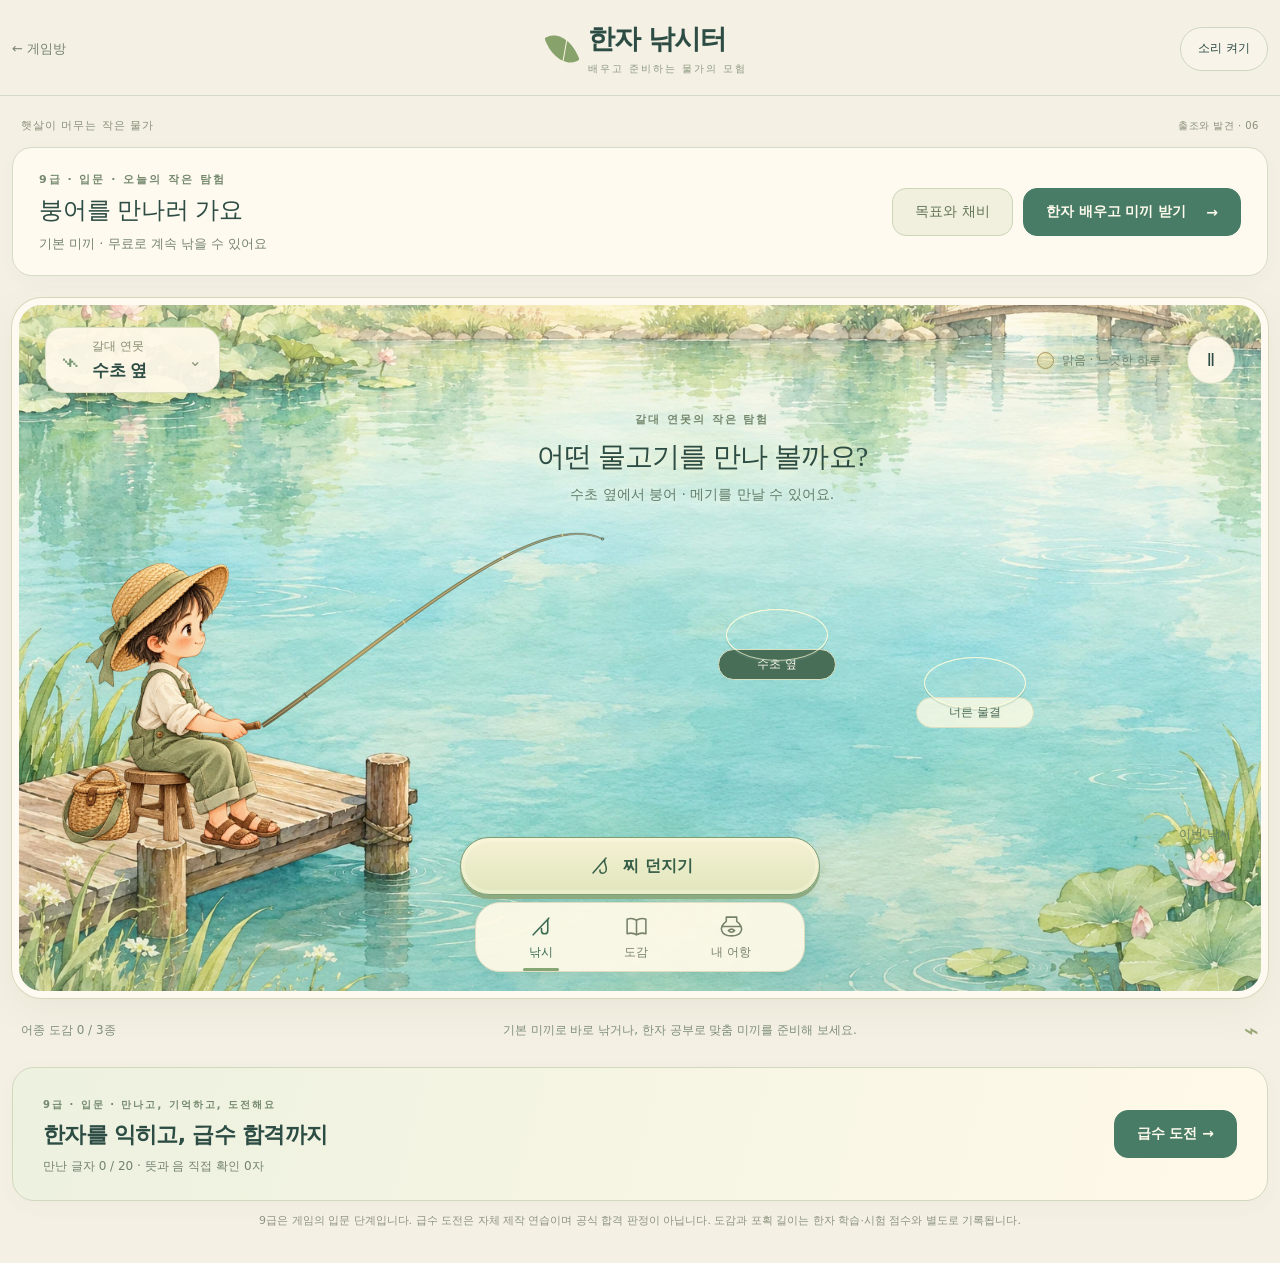
<file: hanja/index.html>
<!doctype html>
<html lang="ko">
<head>
<meta charset="utf-8"><meta name="viewport" content="width=device-width,initial-scale=1,viewport-fit=cover"><meta name="theme-color" content="#f4f0e4"><title>한자 낚시터 · 물빛 정원</title>
<link rel="stylesheet" href="style.css?v=20261102-6"><script defer src="js/fishing-engine.js?v=20261027-1"></script><script defer src="js/fishing-geometry.js?v=20261104-strike1"></script><script defer src="js/study-engine.js?v=20261027-1"></script><script defer src="js/study-ui.js?v=20261102-6"></script><script defer src="js/fish-kinds.js?v=20261027-1"></script><script defer src="js/art.js?v=20261104-strike1"></script>
<link rel="stylesheet" href="expedition.css?v=20261104-strike1">
<script defer src="js/expedition-engine.js?v=20261104-strike1"></script><script defer src="js/expedition-art.js?v=20261103-natural1"></script>
<script defer src="js/game.js?v=20261104-strike1"></script>
</head>
<body>
<header class="site-header"><a href="../" class="back-link">← 게임방</a><a href="./?preview=watercolor" class="brand"><span class="brand-leaf" aria-hidden="true"></span><span>한자 낚시터<small>배우고 준비하는 물가의 모험</small></span></a><button id="sound" class="quiet-button" aria-pressed="false">소리 켜기</button></header>
<main>
<div class="above-scene"><span>햇살이 머무는 작은 물가</span><span class="edition">출조와 발견 · 06</span></div>
<section class="preparation-bar" aria-label="출조 준비"><div><span id="prep-stage" class="eyebrow">오늘의 작은 탐험</span><h2 id="target-summary">붕어를 만나러 가요</h2><p id="bait-summary">기본 미끼로 바로 시작할 수 있어요.</p></div><div class="preparation-actions"><button id="setup" class="secondary" disabled>목표와 채비</button><button id="prepare" class="primary" disabled>한자 배우고 미끼 받기 <span>→</span></button></div></section>
<section id="scene" class="scene" data-phase="loading" aria-label="한자 낚시 연못">
<img class="landscape" src="assets/pond.webp" alt="" draggable="false"><div class="scene-shade"></div>
<div class="scene-top"><button id="map" class="location-pill"><span class="location-icon" aria-hidden="true">⌁</span><span><small id="stage-label">갈대 연못</small><b id="region-label">수초 옆</b></span><span class="chevron">⌄</span></button><div class="weather"><span class="sun-icon" aria-hidden="true"></span> 맑음 · 느긋한 하루</div><button id="pause" class="round-button" aria-label="잠깐 쉬기">Ⅱ</button></div>
<div class="scene-heading"><span id="phase-label" class="eyebrow">연못을 준비하고 있어요</span><h1 id="prompt" tabindex="-1">오늘은 어떤 물고기를 만날까요?</h1><p id="instruction">작은 물결에 찌를 던져 보세요.</p></div>
<div id="water-spots" class="water-spots"><button class="cast-spot spot-one" data-spot="reeds" aria-label="수초 옆 포인트 선택"><span></span><b>수초 옆</b></button><button class="cast-spot spot-two" data-spot="open" aria-label="너른 물결 포인트 선택"><span></span><b>너른 물결</b></button></div>
<img class="angler" src="assets/angler.webp" alt="" draggable="false">
<div id="fish" class="fish-actor hidden" aria-hidden="true"></div>
<canvas id="effects" aria-hidden="true"></canvas>
<div id="force-panel" class="force-panel hidden"><span id="force-label">물고기의 힘</span><div class="force-track" role="progressbar" aria-labelledby="force-label" aria-valuemin="0" aria-valuemax="100" aria-valuenow="100"><span id="force-fill"></span></div></div>
<div id="resistance" class="resistance hidden" role="status"><span id="resistance-label"></span><small id="line-label"></small></div>
<div id="impact-word" class="impact-word" aria-live="polite"></div>
<div id="fishing-controls" class="fishing-controls"><div id="timing" class="timing hidden"><div class="timing-caption"><span>누르면 바늘이 움직여요</span><b id="timing-hint">표시 안에서 놓아요</b></div><div class="timing-track" aria-hidden="true"><span class="near-zone"></span><span class="good-zone"></span><span class="perfect-zone">상</span><b class="track-grade grade-low">하</b><b class="track-grade grade-mid">중</b><b class="track-grade grade-mid-right">중</b><b class="track-grade grade-low-right">하</b><span id="needle" class="needle"></span></div></div><button id="cast" class="fishing-button" disabled><svg viewBox="0 0 24 24" aria-hidden="true"><path d="M6 19 19 4M18 5c-2 5 3 7 1 12-2 4-7 2-6-1"/></svg><span>찌 던지기</span></button><button id="hold" class="fishing-button hold-button hidden"><span class="button-ripple"></span><svg viewBox="0 0 24 24" aria-hidden="true"><path d="M12 3v11a4 4 0 1 1-8 0v-2l3 2M9 3h6"/></svg><span id="hold-label">누르고 있다가 놓기</span></button><button id="relax" class="relax-button hidden">줄 늦추기</button><button id="auto" class="auto-button hidden">자동으로 끌어올리기</button></div>
<div class="outing-meter"><span>이번 낚시</span><div id="catch-dots" aria-label="이번 낚시 0마리, 목표 3마리"><i></i><i></i><i></i></div></div>
<nav class="scene-nav" aria-label="낚시 메뉴"><button id="fishing-tab" class="active"><svg viewBox="0 0 24 24" aria-hidden="true"><path d="m4 20 15-16M18 5v11a3 3 0 0 1-6 0v-2"/></svg><span>낚시</span></button><button id="collection"><svg viewBox="0 0 24 24" aria-hidden="true"><path d="M12 6c-3-2-6-2-9-1v14c3-1 6-1 9 1 3-2 6-2 9-1V5c-3-1-6-1-9 1Zm0 0v14"/></svg><span>도감</span></button><button id="aquarium"><svg viewBox="0 0 24 24" aria-hidden="true"><path d="M7 3h10M7 3v4c-8 6-5 14 5 14s13-8 5-14V3M4 12h16M9 16c2-2 4-2 6 0-2 2-4 2-6 0Z"/></svg><span>내 어항</span></button></nav>
</section>
<div class="below-scene"><span id="collection-count">어종 도감 0 / 3종</span><p id="status" role="status" aria-live="polite">기록은 이 기기에 저장됩니다.</p><span class="tiny-leaf" aria-hidden="true">⌁</span></div>
<section class="study-journey" aria-label="급수 합격을 향한 학습"><div><span class="eyebrow"><b id="journey-stage">9급 · 입문</b> · 만나고, 기억하고, 도전해요</span><h2 id="journey-title">한자를 익히고, 급수 합격까지</h2><p id="journey-progress">배움의 물길을 준비하고 있어요.</p></div><button id="journey-open" class="primary" disabled>급수 도전 →</button></section><p id="study-save-warning" class="save-warning hidden">학습·시험 기록을 저장하지 못했어요. 이 화면을 닫으면 새 기록이 사라질 수 있어요.</p>
<p id="save-warning" class="save-warning hidden">기록을 저장하지 못했어요. 이 화면에서는 계속 놀 수 있지만 브라우저를 닫으면 기록이 사라질 수 있어요.</p>
<p class="scope-note">9급은 게임의 입문 단계입니다. 급수 도전은 자체 제작 연습이며 공식 합격 판정이 아닙니다. 도감과 포획 길이는 한자 학습·시험 점수와 별도로 기록됩니다.</p>
</main>
<dialog id="modal"><div id="modal-body"></div></dialog>
</body></html>
</file>
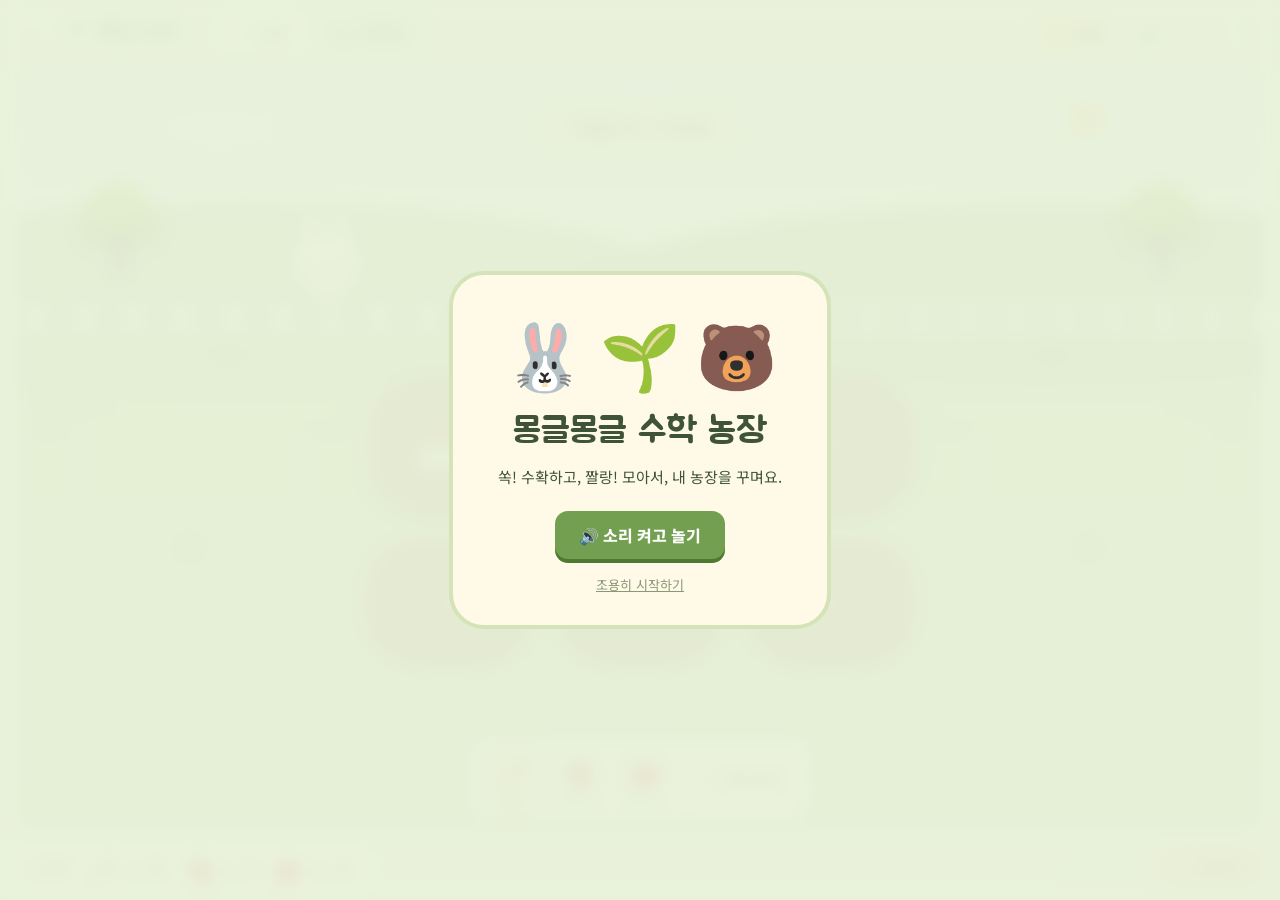
<file: math/index.html>
<!doctype html>
<html lang="ko"><head><meta charset="utf-8"><meta name="viewport" content="width=device-width, initial-scale=1, viewport-fit=cover"><meta name="theme-color" content="#83af60"><title>몽글몽글 수학 농장</title><link rel="icon" href="../icons/icon-192.png"><link rel="stylesheet" href="style.css"></head>
<body><div class="app">
<header><a class="home" href="../" aria-label="게임방으로">⌂</a><b class="brand">🌱 몽글 농장</b><nav class="place-nav" aria-label="장소 이동"><button id="go-farm" aria-pressed="true">🌱 농장</button><button id="go-market" aria-pressed="false">🏡 가판대</button></nav><div class="wallet">🪙 <b id="coins">0</b></div><button id="sound" class="round" aria-label="효과음 끄기">🔊</button><button id="settings" class="round" aria-label="설정">⚙</button><button id="help" class="round" aria-label="놀이 방법">?</button></header>
<main><div class="layout" id="places">
<section class="farm-card" id="farm-view"><div class="landscape"><div class="sky-cloud cloud-one"></div><div class="sky-cloud cloud-two"></div><div class="sun">☀</div><div class="hill h1"></div><div class="hill h2"></div><div class="farm-title" id="farm-tip">작물을 톡! 수확해요</div><div class="scenery"><span>🌳</span><div id="farmer"></div><span>🌳</span></div><div class="fence"></div><div id="plots" class="plots"></div><div id="decor" class="decor"></div><div id="decor-slots" class="decor-slots"></div><div id="placement-tip" hidden></div><div class="seed-bar"><div id="seeds"></div><button id="shop-open" class="small">🌱 씨앗 받기</button></div></div></section>
<aside class="order-card" id="market-view" hidden><div class="awning">모모의 숲속 가판대</div><div class="market-inner"><div class="visitor"><div class="customer" id="customer"><div id="animal"></div><h3 id="customer-name"></h3></div><div class="speech" id="speech"><span class="pill" id="order-kind"></span><p id="order-text"></p><span id="reward"></span></div><div class="order-footer"><button id="hint" aria-label="주문 힌트">💡 힌트</button><button id="next">다른 손님 ↻</button></div></div>
<div class="counter"><div id="packing-stage"><div class="mode-tabs"><button id="manual-mode" aria-pressed="true">🧺 담기</button><button id="calc-mode" aria-pressed="false">✏️ 계산</button></div><div id="produce-source"></div><div id="packing"></div><p id="feedback" class="feedback" aria-live="polite"></p><button id="deliver" class="primary">포장 완료 ♡</button></div><section id="checkout" hidden aria-label="계산대"></section><section id="sale-success" hidden aria-live="polite"></section></div></div></aside></div></main>
<footer><div id="warehouse-title" class="warehouse"><span>🧺 창고</span><div id="inventory"></div></div><span id="progress"></span><button id="decorate" class="small">🌷 꾸미기</button></footer>
<div hidden><span id="level"></span><span id="goal-text"></span><button id="sell-trip"></button><span id="save-status"></span></div></div>
<dialog id="modal"><div class="modal-head"><h2 id="modal-title"></h2><button id="close-modal" class="round" aria-label="닫기">×</button></div><div id="modal-body"></div></dialog>
<dialog id="settings-dialog"><div class="modal-head"><h2>놀이 설정</h2><button id="close-settings" class="round" aria-label="설정 닫기">×</button></div><label class="difficulty">학습 단계 <select id="difficulty"><option value="1">1 · 구구단과 똑같이 나누기</option><option value="2">2 · 더 큰 수와 나머지</option></select></label><button id="fullscreen" class="primary">⛶ 전체 화면으로 놀기</button><p class="setting-note">소리가 작고 부드럽게 재생돼요. 🔊 버튼으로 끌 수 있어요.</p></dialog>
<dialog id="number-dialog"><div class="modal-head"><h2>숫자를 골라요</h2><button id="close-number" class="round" aria-label="숫자 입력 닫기">×</button></div><output id="number-output">?</output><div id="number-keys"><button data-key="1">1</button><button data-key="2">2</button><button data-key="3">3</button><button data-key="4">4</button><button data-key="5">5</button><button data-key="6">6</button><button data-key="7">7</button><button data-key="8">8</button><button data-key="9">9</button><button data-key="erase" aria-label="한 자리 지우기">⌫</button><button data-key="0">0</button><button data-key="ok">확인</button></div></dialog><div id="welcome"><div><span class="welcome-art">🐰 🌱 🐻</span><h1>몽글몽글 수학 농장</h1><p>쏙! 수확하고, 짤랑! 모아서, 내 농장을 꾸며요.</p><button id="start-play" class="primary">🔊 소리 켜고 놀기</button><button id="start-quiet" class="quiet">조용히 시작하기</button></div></div>
<div id="rotate-message"><span>📱 ↻</span><h2>가로로 돌려 주세요</h2><p>넓은 농장을 한 화면에서 함께 놀아요!</p></div>
<div id="toast" role="status"></div><div id="effects" aria-hidden="true"></div><script src="audio.js"></script><script src="game.js"></script></body></html>
</file>
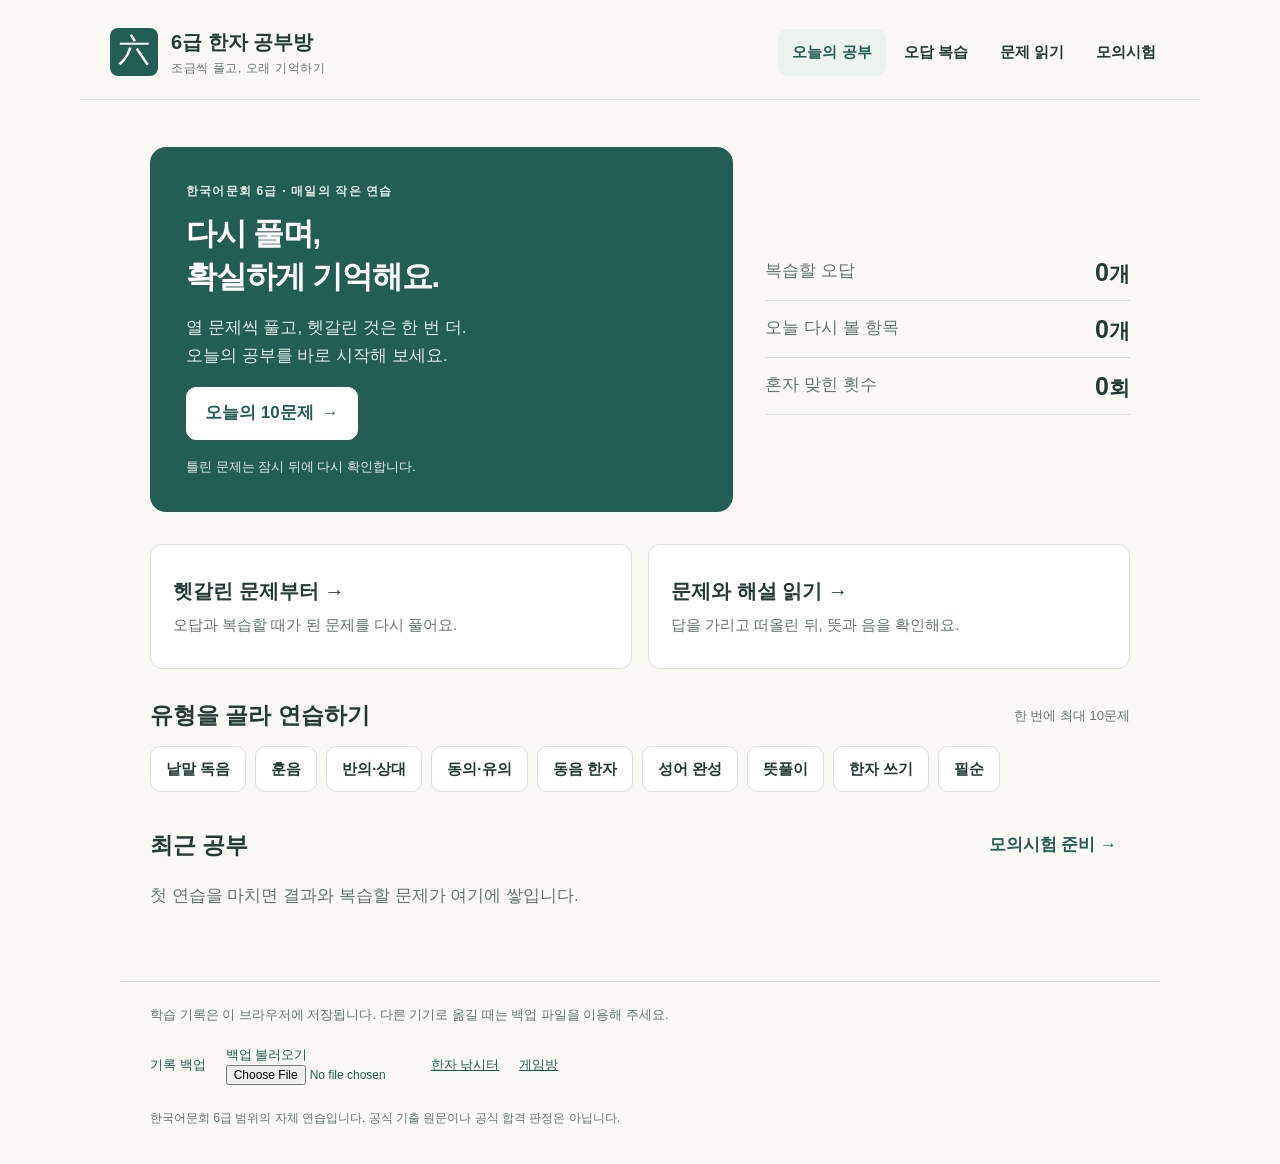
<file: hanja/practice/index.html>
<!doctype html>
<html lang="ko">
<head>
  <meta charset="utf-8">
  <meta name="viewport" content="width=device-width, initial-scale=1, viewport-fit=cover">
  <meta name="theme-color" content="#235e54">
  <title>6급 한자 공부방</title>
  <link rel="icon" href="../../icons/icon-192.png">
  <link rel="stylesheet" href="style.css?v=20261124-4">
  <script defer src="engine.js?v=20261124-4"></script>
  <script defer src="storage.js?v=20261124-4"></script>
  <script defer src="writing-pad.js?v=20261124-4"></script>
  <script defer src="app.js?v=20261124-4"></script>
</head>
<body>
  <a class="skip-link" href="#app">학습 내용으로 이동</a>
  <header class="topbar">
    <a href="./" class="brand"><span class="brand-mark" aria-hidden="true">六</span><span>6급 한자 공부방<small>조금씩 풀고, 오래 기억하기</small></span></a>
    <nav aria-label="공부 메뉴">
      <button type="button" data-page="home" aria-current="page">오늘의 공부</button>
      <button type="button" data-page="review">오답 복습</button>
      <button type="button" data-page="read">문제 읽기</button>
      <button type="button" data-page="exam">모의시험</button>
    </nav>
  </header>
  <p id="notice" class="notice" role="status" aria-live="polite" hidden></p>
  <main id="app" tabindex="-1"><p class="loading">문제집을 펼치고 있습니다.</p></main>
  <footer>
    <p>학습 기록은 이 브라우저에 저장됩니다. 다른 기기로 옮길 때는 백업 파일을 이용해 주세요.</p>
    <div class="footer-actions"><button type="button" id="export" disabled>기록 백업</button><label class="file-label">백업 불러오기<input id="import" type="file" accept="application/json,.json" disabled></label><a href="../">한자 낚시터</a><a href="../../">게임방</a></div>
    <p class="fine">한국어문회 6급 범위의 자체 연습입니다. 공식 기출 원문이나 공식 합격 판정은 아닙니다.</p>
  </footer>
  <dialog id="confirm-dialog"><div id="confirm-content"></div></dialog>
</body>
</html>
</file>
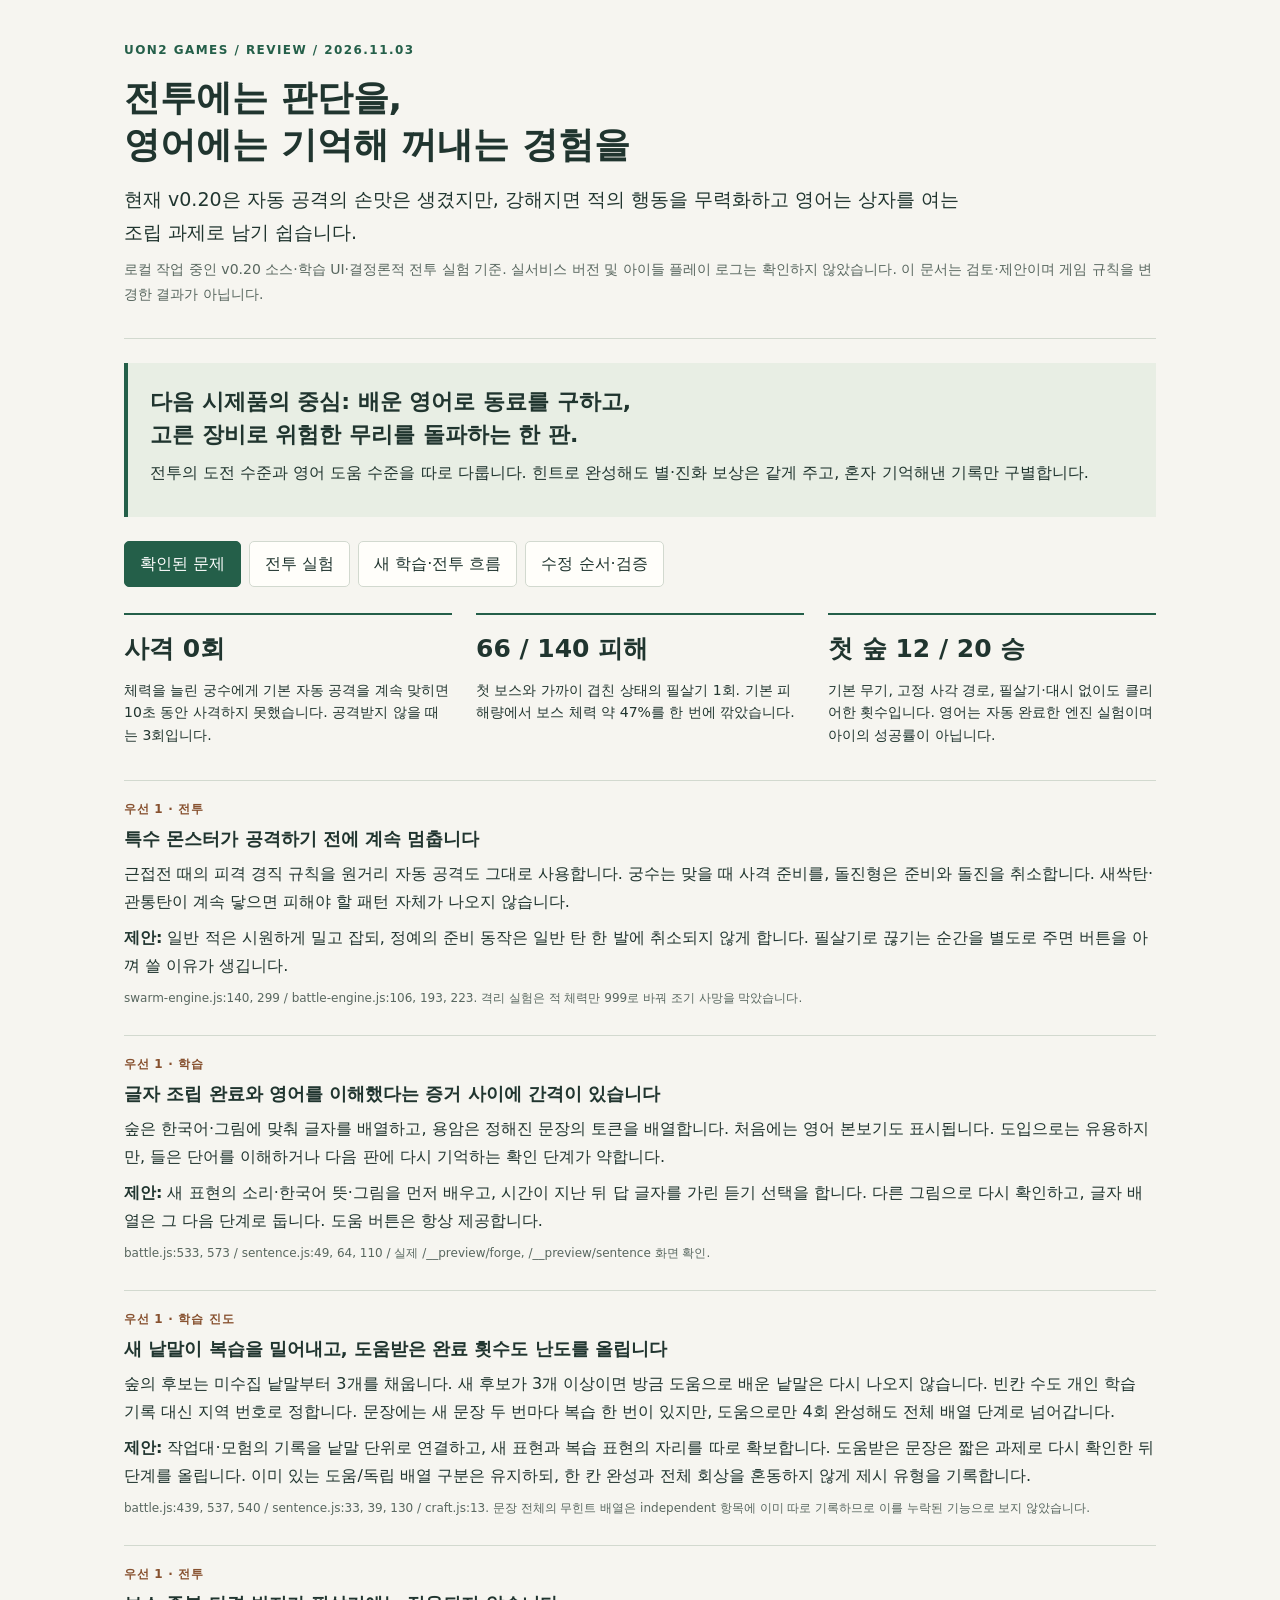
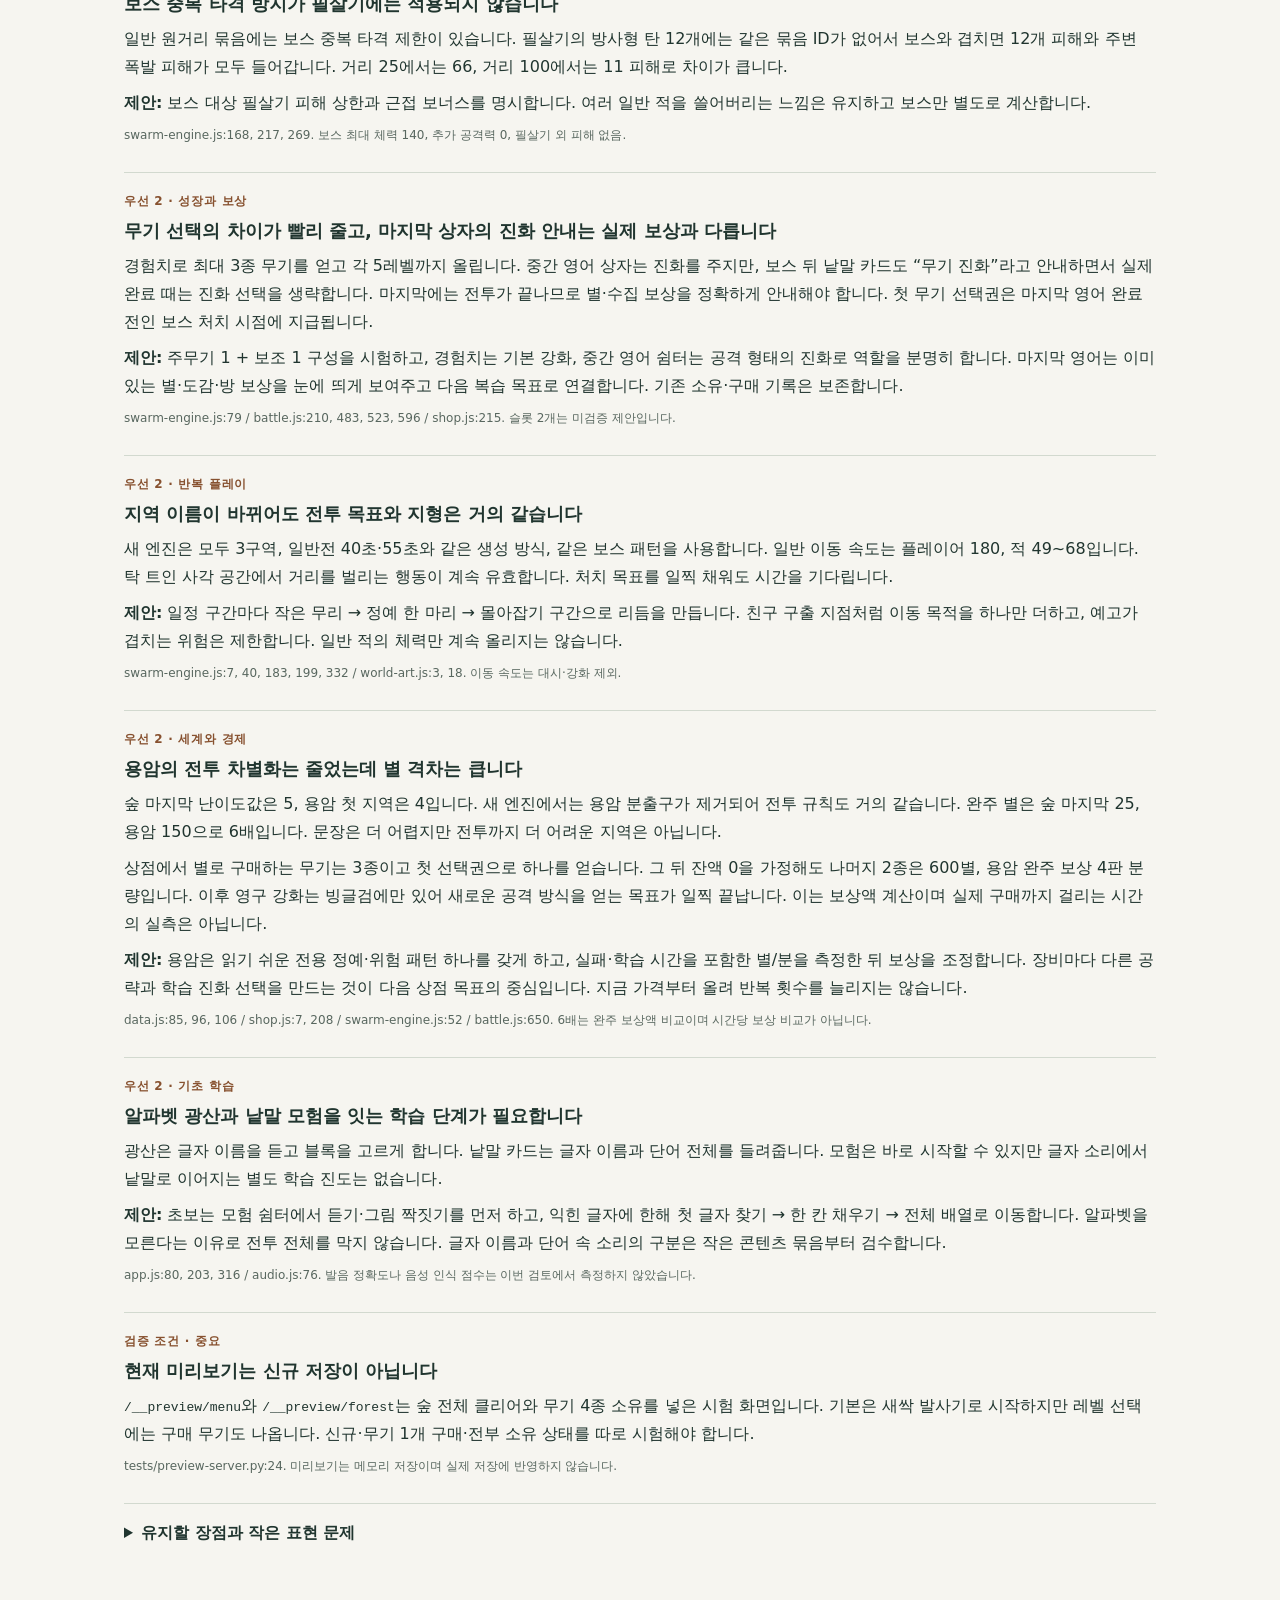
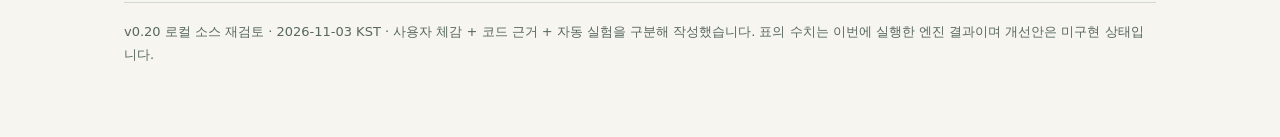
<file: docs/english-v20-review.html>
<!doctype html>
<html lang="ko">
<head>
<meta charset="utf-8"><meta name="viewport" content="width=device-width,initial-scale=1">
<title>영어 모험 v0.20 · 재미와 학습 재검토</title>
<style>
:root{--bg:#f6f5f0;--paper:#fffefa;--ink:#20352f;--muted:#58675f;--line:#d2d9cf;--accent:#245f49;--soft:#e8eee4;--warn:#87512f}*{box-sizing:border-box}body{margin:0;background:var(--bg);color:var(--ink);font:16px/1.75 system-ui,-apple-system,'Apple SD Gothic Neo',sans-serif}main{max-width:1080px;margin:auto;padding:40px 24px 70px}header{border-bottom:1px solid var(--line);padding-bottom:24px}.eyebrow{font-size:12px;letter-spacing:.12em;font-weight:700;color:var(--accent)}h1{font-size:clamp(26px,4vw,36px);line-height:1.3;margin:14px 0}h2{font-size:23px;line-height:1.4;margin:32px 0 12px}h3{font-size:18px;line-height:1.5;margin:22px 0 8px}p{margin:8px 0}a{color:var(--accent)}.muted,figcaption{color:var(--muted);font-size:14px}.lead{font-size:19px;max-width:840px}.decision{border-left:4px solid var(--accent);background:var(--soft);padding:22px;margin:24px 0}.decision strong{font-size:22px;line-height:1.5}nav{display:flex;gap:8px;flex-wrap:wrap;margin:24px 0}nav button{font:inherit;min-height:44px;padding:8px 15px;border:1px solid var(--line);border-radius:5px;background:var(--paper);color:var(--ink);cursor:pointer}nav button[aria-pressed=true]{background:var(--accent);color:white;border-color:var(--accent)}:focus-visible{outline:3px solid var(--warn);outline-offset:3px}[hidden]{display:none!important}.facts{display:grid;grid-template-columns:repeat(3,1fr);gap:24px;margin:26px 0}.fact{border-top:2px solid var(--accent);padding-top:12px}.fact b{display:block;font-size:25px}.fact p{font-size:14px;line-height:1.6}.finding{border-top:1px solid var(--line);padding:18px 0}.finding h3{margin:0 0 8px}.priority{font-size:12px;font-weight:bold;letter-spacing:.06em;color:var(--warn);display:block;margin-bottom:5px}.source{font-size:12px;color:var(--muted);overflow-wrap:anywhere}.table-wrap{overflow:auto;border:1px solid var(--line);background:var(--paper)}table{border-collapse:collapse;width:100%;min-width:630px;font-size:14px}caption{text-align:left;padding:14px;font-weight:bold}th,td{text-align:left;vertical-align:top;border-bottom:1px solid var(--line);padding:12px 14px}th{background:var(--soft)}tr:last-child td{border:0}.timeline{padding-left:23px;border-left:2px solid var(--line);list-style:none}.timeline li{margin:0 0 22px}.timeline b{display:block;font-size:18px}.timeline .time{font-size:13px;color:var(--accent)}.pair{display:grid;grid-template-columns:1fr 1fr;gap:26px}.pair>div{border-top:1px solid var(--line);padding-top:12px}li{margin:6px 0}code{font-size:13px}details{border-top:1px solid var(--line);padding:15px 0}summary{cursor:pointer;font-weight:600}footer{border-top:1px solid var(--line);margin-top:40px;padding-top:18px;font-size:13px;color:var(--muted)}@media(max-width:650px){main{padding:25px 18px 50px}.facts,.pair{grid-template-columns:1fr;gap:12px}.fact b{font-size:22px}}@media print{nav{display:none}.pane[hidden]{display:block!important}.pane{break-before:page}main{padding:0}.table-wrap{overflow:visible}table{min-width:0}}
</style>
</head>
<body><main>
<header><div class="eyebrow">UON2 GAMES / REVIEW / 2026.11.03</div><h1>전투에는 판단을,<br>영어에는 기억해 꺼내는 경험을</h1><p class="lead">현재 v0.20은 자동 공격의 손맛은 생겼지만, 강해지면 적의 행동을 무력화하고 영어는 상자를 여는 조립 과제로 남기 쉽습니다.</p><p class="muted">로컬 작업 중인 v0.20 소스·학습 UI·결정론적 전투 실험 기준. 실서비스 버전 및 아이들 플레이 로그는 확인하지 않았습니다. 이 문서는 검토·제안이며 게임 규칙을 변경한 결과가 아닙니다.</p></header>
<div class="decision"><strong>다음 시제품의 중심: 배운 영어로 동료를 구하고,<br>고른 장비로 위험한 무리를 돌파하는 한 판.</strong><p>전투의 도전 수준과 영어 도움 수준을 따로 다룹니다. 힌트로 완성해도 별·진화 보상은 같게 주고, 혼자 기억해낸 기록만 구별합니다.</p></div>
<nav aria-label="검토 내용"><button data-pane="findings" aria-pressed="true">확인된 문제</button><button data-pane="evidence" aria-pressed="false">전투 실험</button><button data-pane="loop" aria-pressed="false">새 학습·전투 흐름</button><button data-pane="next" aria-pressed="false">수정 순서·검증</button></nav>
<section id="findings" class="pane">
<div class="facts"><div class="fact"><b>사격 0회</b><p>체력을 늘린 궁수에게 기본 자동 공격을 계속 맞히면 10초 동안 사격하지 못했습니다. 공격받지 않을 때는 3회입니다.</p></div><div class="fact"><b>66 / 140 피해</b><p>첫 보스와 가까이 겹친 상태의 필살기 1회. 기본 피해량에서 보스 체력 약 47%를 한 번에 깎았습니다.</p></div><div class="fact"><b>첫 숲 12 / 20 승</b><p>기본 무기, 고정 사각 경로, 필살기·대시 없이도 클리어한 횟수입니다. 영어는 자동 완료한 엔진 실험이며 아이의 성공률이 아닙니다.</p></div></div>
<article class="finding"><span class="priority">우선 1 · 전투</span><h3>특수 몬스터가 공격하기 전에 계속 멈춥니다</h3><p>근접전 때의 피격 경직 규칙을 원거리 자동 공격도 그대로 사용합니다. 궁수는 맞을 때 사격 준비를, 돌진형은 준비와 돌진을 취소합니다. 새싹탄·관통탄이 계속 닿으면 피해야 할 패턴 자체가 나오지 않습니다.</p><p><b>제안:</b> 일반 적은 시원하게 밀고 잡되, 정예의 준비 동작은 일반 탄 한 발에 취소되지 않게 합니다. 필살기로 끊기는 순간을 별도로 주면 버튼을 아껴 쓸 이유가 생깁니다.</p><p class="source">swarm-engine.js:140, 299 / battle-engine.js:106, 193, 223. 격리 실험은 적 체력만 999로 바꿔 조기 사망을 막았습니다.</p></article>
<article class="finding"><span class="priority">우선 1 · 학습</span><h3>글자 조립 완료와 영어를 이해했다는 증거 사이에 간격이 있습니다</h3><p>숲은 한국어·그림에 맞춰 글자를 배열하고, 용암은 정해진 문장의 토큰을 배열합니다. 처음에는 영어 본보기도 표시됩니다. 도입으로는 유용하지만, 들은 단어를 이해하거나 다음 판에 다시 기억하는 확인 단계가 약합니다.</p><p><b>제안:</b> 새 표현의 소리·한국어 뜻·그림을 먼저 배우고, 시간이 지난 뒤 답 글자를 가린 듣기 선택을 합니다. 다른 그림으로 다시 확인하고, 글자 배열은 그 다음 단계로 둡니다. 도움 버튼은 항상 제공합니다.</p><p class="source">battle.js:533, 573 / sentence.js:49, 64, 110 / 실제 /__preview/forge, /__preview/sentence 화면 확인.</p></article>
<article class="finding"><span class="priority">우선 1 · 학습 진도</span><h3>새 낱말이 복습을 밀어내고, 도움받은 완료 횟수도 난도를 올립니다</h3><p>숲의 후보는 미수집 낱말부터 3개를 채웁니다. 새 후보가 3개 이상이면 방금 도움으로 배운 낱말은 다시 나오지 않습니다. 빈칸 수도 개인 학습 기록 대신 지역 번호로 정합니다. 문장에는 새 문장 두 번마다 복습 한 번이 있지만, 도움으로만 4회 완성해도 전체 배열 단계로 넘어갑니다.</p><p><b>제안:</b> 작업대·모험의 기록을 낱말 단위로 연결하고, 새 표현과 복습 표현의 자리를 따로 확보합니다. 도움받은 문장은 짧은 과제로 다시 확인한 뒤 단계를 올립니다. 이미 있는 도움/독립 배열 구분은 유지하되, 한 칸 완성과 전체 회상을 혼동하지 않게 제시 유형을 기록합니다.</p><p class="source">battle.js:439, 537, 540 / sentence.js:33, 39, 130 / craft.js:13. 문장 전체의 무힌트 배열은 independent 항목에 이미 따로 기록하므로 이를 누락된 기능으로 보지 않았습니다.</p></article>
<article class="finding"><span class="priority">우선 1 · 전투</span><h3>보스 중복 타격 방지가 필살기에는 적용되지 않습니다</h3><p>일반 원거리 묶음에는 보스 중복 타격 제한이 있습니다. 필살기의 방사형 탄 12개에는 같은 묶음 ID가 없어서 보스와 겹치면 12개 피해와 주변 폭발 피해가 모두 들어갑니다. 거리 25에서는 66, 거리 100에서는 11 피해로 차이가 큽니다.</p><p><b>제안:</b> 보스 대상 필살기 피해 상한과 근접 보너스를 명시합니다. 여러 일반 적을 쓸어버리는 느낌은 유지하고 보스만 별도로 계산합니다.</p><p class="source">swarm-engine.js:168, 217, 269. 보스 최대 체력 140, 추가 공격력 0, 필살기 외 피해 없음.</p></article>
<article class="finding"><span class="priority">우선 2 · 성장과 보상</span><h3>무기 선택의 차이가 빨리 줄고, 마지막 상자의 진화 안내는 실제 보상과 다릅니다</h3><p>경험치로 최대 3종 무기를 얻고 각 5레벨까지 올립니다. 중간 영어 상자는 진화를 주지만, 보스 뒤 낱말 카드도 “무기 진화”라고 안내하면서 실제 완료 때는 진화 선택을 생략합니다. 마지막에는 전투가 끝나므로 별·수집 보상을 정확하게 안내해야 합니다. 첫 무기 선택권은 마지막 영어 완료 전인 보스 처치 시점에 지급됩니다.</p><p><b>제안:</b> 주무기 1 + 보조 1 구성을 시험하고, 경험치는 기본 강화, 중간 영어 쉼터는 공격 형태의 진화로 역할을 분명히 합니다. 마지막 영어는 이미 있는 별·도감·방 보상을 눈에 띄게 보여주고 다음 복습 목표로 연결합니다. 기존 소유·구매 기록은 보존합니다.</p><p class="source">swarm-engine.js:79 / battle.js:210, 483, 523, 596 / shop.js:215. 슬롯 2개는 미검증 제안입니다.</p></article>
<article class="finding"><span class="priority">우선 2 · 반복 플레이</span><h3>지역 이름이 바뀌어도 전투 목표와 지형은 거의 같습니다</h3><p>새 엔진은 모두 3구역, 일반전 40초·55초와 같은 생성 방식, 같은 보스 패턴을 사용합니다. 일반 이동 속도는 플레이어 180, 적 49~68입니다. 탁 트인 사각 공간에서 거리를 벌리는 행동이 계속 유효합니다. 처치 목표를 일찍 채워도 시간을 기다립니다.</p><p><b>제안:</b> 일정 구간마다 작은 무리 → 정예 한 마리 → 몰아잡기 구간으로 리듬을 만듭니다. 친구 구출 지점처럼 이동 목적을 하나만 더하고, 예고가 겹치는 위험은 제한합니다. 일반 적의 체력만 계속 올리지는 않습니다.</p><p class="source">swarm-engine.js:7, 40, 183, 199, 332 / world-art.js:3, 18. 이동 속도는 대시·강화 제외.</p></article>
<article class="finding"><span class="priority">우선 2 · 세계와 경제</span><h3>용암의 전투 차별화는 줄었는데 별 격차는 큽니다</h3><p>숲 마지막 난이도값은 5, 용암 첫 지역은 4입니다. 새 엔진에서는 용암 분출구가 제거되어 전투 규칙도 거의 같습니다. 완주 별은 숲 마지막 25, 용암 150으로 6배입니다. 문장은 더 어렵지만 전투까지 더 어려운 지역은 아닙니다.</p><p>상점에서 별로 구매하는 무기는 3종이고 첫 선택권으로 하나를 얻습니다. 그 뒤 잔액 0을 가정해도 나머지 2종은 600별, 용암 완주 보상 4판 분량입니다. 이후 영구 강화는 빙글검에만 있어 새로운 공격 방식을 얻는 목표가 일찍 끝납니다. 이는 보상액 계산이며 실제 구매까지 걸리는 시간의 실측은 아닙니다.</p><p><b>제안:</b> 용암은 읽기 쉬운 전용 정예·위험 패턴 하나를 갖게 하고, 실패·학습 시간을 포함한 별/분을 측정한 뒤 보상을 조정합니다. 장비마다 다른 공략과 학습 진화 선택을 만드는 것이 다음 상점 목표의 중심입니다. 지금 가격부터 올려 반복 횟수를 늘리지는 않습니다.</p><p class="source">data.js:85, 96, 106 / shop.js:7, 208 / swarm-engine.js:52 / battle.js:650. 6배는 완주 보상액 비교이며 시간당 보상 비교가 아닙니다.</p></article>
<article class="finding"><span class="priority">우선 2 · 기초 학습</span><h3>알파벳 광산과 낱말 모험을 잇는 학습 단계가 필요합니다</h3><p>광산은 글자 이름을 듣고 블록을 고르게 합니다. 낱말 카드는 글자 이름과 단어 전체를 들려줍니다. 모험은 바로 시작할 수 있지만 글자 소리에서 낱말로 이어지는 별도 학습 진도는 없습니다.</p><p><b>제안:</b> 초보는 모험 쉼터에서 듣기·그림 짝짓기를 먼저 하고, 익힌 글자에 한해 첫 글자 찾기 → 한 칸 채우기 → 전체 배열로 이동합니다. 알파벳을 모른다는 이유로 전투 전체를 막지 않습니다. 글자 이름과 단어 속 소리의 구분은 작은 콘텐츠 묶음부터 검수합니다.</p><p class="source">app.js:80, 203, 316 / audio.js:76. 발음 정확도나 음성 인식 점수는 이번 검토에서 측정하지 않았습니다.</p></article>
<article class="finding"><span class="priority">검증 조건 · 중요</span><h3>현재 미리보기는 신규 저장이 아닙니다</h3><p><code>/__preview/menu</code>와 <code>/__preview/forest</code>는 숲 전체 클리어와 무기 4종 소유를 넣은 시험 화면입니다. 기본은 새싹 발사기로 시작하지만 레벨 선택에는 구매 무기도 나옵니다. 신규·무기 1개 구매·전부 소유 상태를 따로 시험해야 합니다.</p><p class="source">tests/preview-server.py:24. 미리보기는 메모리 저장이며 실제 저장에 반영하지 않습니다.</p></article>
<details><summary>유지할 장점과 작은 표현 문제</summary><p>학습 중 전투 정지, 힌트에도 동일한 보상, 오답으로 별을 빼앗지 않는 규칙, 보스 후 마지막 영어 재개, 선택한 아바타와 블록 몬스터는 유지할 가치가 있습니다. 광산·작업대·내 방도 같은 낱말을 다시 만나는 장소로 활용할 수 있습니다.</p><p>현재 손의 발사기는 시작 무기가 달라도 같은 그림이고, 바라보는 방향은 이동 방향을 따릅니다. 실제 탄은 가장 가까운 적을 향합니다. 장착 무기·조준·발사 연출을 맞추면 상점 구매 체감도 나아질 것입니다. 새 배경을 더 만드는 것보다 먼저 정리할 항목입니다. <span class="source">battle.js:382 / swarm-engine.js:233, 340.</span></p></details>
</section>
<section id="evidence" class="pane" hidden><h2>“너무 쉽다”는 인상을 어떻게 확인했는가</h2><p>첫 숲에서는 단순 이동으로도 통과하는 경우가 많았습니다. 반면 후반은 같은 경로를 반복하면 실패했고, 위험 예측을 잘하는 자동 조작은 기본 무기로도 높은 통과율을 보였습니다. <b>전체 공격력 일괄 삭감보다, 익숙한 플레이에도 판단이 남도록 만드는 작업이 우선</b>입니다.</p>
<div class="table-wrap"><table><caption>전투 완료 횟수 / 시드 20개 · v0.20 엔진</caption><thead><tr><th>조건</th><th>숲 1 (power 1)</th><th>숲 3 (power 3)</th><th>숲 5 (power 5)</th></tr></thead><tbody><tr><td>기본 무기 · 고정 사각 경로<br>대시·필살기 없음</td><td>12 / 20</td><td>3 / 20</td><td>0 / 20</td></tr><tr><td>4종 소유 · 고정 사각 경로<br>가까운 적 3마리 때 필살기</td><td>18 / 20</td><td>3 / 20</td><td>0 / 20</td></tr><tr><td>기본 무기 · 기존 위험 예측 자동 조작</td><td>20 / 20</td><td>16 / 20</td><td>18 / 20</td></tr><tr><td>4종 소유 · 기존 위험 예측 자동 조작</td><td>20 / 20</td><td>20 / 20</td><td>20 / 20</td></tr></tbody></table></div>
<p class="muted">소유 4종은 전투 시작에 4종을 장착한다는 뜻이 아닙니다. 모두 새싹 1레벨 시작, 이후 고정 우선순위로 업그레이드를 선택합니다. 단계 5보다 3에서 적게 이긴 결과도 있어, 이 표를 난이도의 엄격한 순서로 해석할 수 없습니다.</p>
<details open><summary>방법과 한계</summary><p>사각 경로는 (90,90) → (810,90) → (810,430) → (90,430) 반복으로 적을 보고 경로를 바꾸지 않습니다. 기존 자동 조작은 0.05초마다 16방향의 안전도를 계산하고 보석을 쫓으며 필살기·대시도 사용합니다. 후자는 아이의 조작을 흉내 낸 모델이 아닙니다.</p><p>영어 상자는 자동 정답 처리하고 진화는 첫 옵션을 고릅니다. 따라서 학습 성공률·학습 시간·실제 벽시계 기준 플레이 시간·아이의 승률을 측정한 것이 아닙니다. 위험 예측 결과는 <code>tests/swarm-sim.cjs</code>의 <code>simulate</code>를 power 1/3/5/6, owned false/true, seed 1~20, style active, start seed로 실행했습니다.</p><p>고정 경로 실험은 4개 난이도 × 장비 3상태 × 필살기 2조건 × 시드 20개 = 480회, 기존 위험 예측 비교는 160회입니다. 위 표는 설명에 필요한 일부 조건입니다. 실험용 파일은 <code>/private/tmp/uon2-game-review.ZPHMk5/probe.cjs</code>이며 게임 소스를 바꾸지 않고 엔진을 불러왔습니다.</p></details>
<h3>이전 테스트가 놓친 부분</h3><p>기존 테스트의 원형 경로가 실패한다는 사실만으로 “단순 회피로 클리어할 수 없다”고 판단할 수 없습니다. 경로·무기·장비 보유 상태를 바꾸면 결과가 달라집니다. 이번 영어 관련 자동 테스트 111개는 통과했지만, 이 통과는 저장·진행 등 프로그램 규칙의 확인이며 재미나 교육 효과의 증거는 아닙니다.</p>
</section>
<section id="loop" class="pane" hidden><h2>제안: 하나를 배우고, 써보고, 다시 기억하는 모험</h2><p>한 판 새 낱말 1~2개와 이미 배운 표현을 중심으로 묶습니다. 첫날에는 아직 배운 낱말이 없으므로 짧은 시범·같은 표현의 반복으로 시작합니다. 전체 길이 3~5분은 시제품 목표이고, 학습에는 제한 시간을 두지 않습니다.</p>
<ol class="timeline"><li><span class="time">출발 · 짧은 소개</span><b>오늘 구할 친구와 쓸 장비를 정합니다</b><p>고양이 그림, <span lang="en">cat</span>, “고양이”, 정상 발음을 함께 보여줍니다. 배운 낱말이면 소개를 줄이고 바로 모험으로 들어갑니다. 주무기와 다음 상점 목표 하나를 보여줍니다.</p></li>
<li><span class="time">전투 1 · 30~40초 목표</span><b>약한 무리를 시원하게 잡고 구출 지점으로 갑니다</b><p>기본 무기로 여러 일반 적을 잡습니다. 중간에 예고가 명확한 정예가 등장해 회피하거나 필살기를 사용할 이유를 줍니다. 전투가 진행 중일 때 시험 문제를 띄우지 않습니다.</p></li>
<li><span class="time">쉼터 1 · 뜻과 듣기</span><b>소리를 듣고 구할 친구를 찾습니다</b><p>“소리를 듣고 친구를 찾아요”라고 안내하고 <span lang="en">cat</span>을 들려줍니다. 이미 소개한 친구 그림 중 고르게 합니다. 회상 단계에는 정답 단어·한국어 뜻을 미리 노출하지 않고, 답한 뒤 두 언어를 함께 확인합니다. 도움이 필요하면 즉시 본보기로 돌아갑니다. 고양이가 실제로 구출되어 방·도감에 남고, 이번 무기의 진화 하나를 고릅니다.</p></li>
<li><span class="time">전투 2 · 40~50초 목표</span><b>진화한 무기를 쓰며 새로운 상황을 해결합니다</b><p>관통형은 일렬로 모으기, 폭발형은 무리 모으기, 빙글검은 무리의 가장자리 돌기로 역할을 나눕니다. 작은 정예 무리와 몰아잡는 구간이 번갈아 나옵니다.</p></li>
<li><span class="time">쉼터 2 · 다른 장면</span><b>같은 영어를 다른 그림에서 꺼내 봅니다</b><p>다른 모습의 고양이를 찾아보거나, 익힌 글자로 <span lang="en">c _ t</span> 한 칸을 채웁니다. 아직 글자를 모르면 듣기·그림 연결을 유지합니다. 용암에서는 배운 낱말의 문장 의미를 먼저 확인한 뒤 배열합니다. 보스 전에 쓸 보조 효과를 고릅니다.</p></li>
<li><span class="time">보스 · 관찰하고 대시할 기회</span><b>일반 탄에 계속 끊기지 않는 예고 패턴을 읽습니다</b><p>위험한 공격 뒤 잠깐의 공격 기회를 줍니다. 화면 전체를 위험 표시로 덮지 않고, 일반 몬스터 처치의 손맛과 보스 공략을 구분합니다.</p></li>
<li><span class="time">결과 · 다음 모험으로 연결</span><b>오늘 배운 표현을 확인하고 영구 보상을 받습니다</b><p>마지막 문제는 앞서 배운 표현을 짧게 다시 확인합니다. 별·구출한 친구·방 아이템을 보여주고, 다음 모험에 그 표현을 복습 대상으로 예약합니다. 같은 판에 즉시 다시 본 결과와 다음날 기억해낸 결과는 따로 기록합니다.</p></li></ol>
<div class="pair"><div><h3>전투 성장</h3><p>일반 경험치: 기본 화력·이동·회복 선택<br>중간 학습: 무기 형태 진화·보조 효과<br>상점: 다른 공략법을 주는 장비 영구 소유</p></div><div><h3>학습 기록</h3><p>봤어요 → 도움받아 했어요 → 혼자 기억했어요 → 시간이 지난 뒤 다시 기억했어요.<br>단어 소리·뜻·철자·문장 이해를 가능한 범위에서 구분합니다.</p></div></div>
<h3>도움은 학습 과정이며 보상 감점 사유가 아닙니다</h3><p>틀리면 정답·뜻·음성을 함께 알려주고, 다시 해보게 합니다. 별과 아이템은 도움 여부에 관계없이 동일하게 지급합니다. 다만 오답 뒤 성공이나 본보기를 본 성공을 “처음부터 혼자 기억함”으로 세지 않습니다. 전투 난이도는 아이가 고르는 탐험/도전으로 조정할 수 있지만, 높은 난이도를 다음 영어 학습의 필수 조건으로 삼지 않습니다.</p>
<p class="muted">간격을 둔 복습, 본보기와 직접 풀기, 그림과 설명의 결합, 기억해 답하기는 <a href="https://ies.ed.gov/ncee/wwc/practiceguide/1" target="_blank" rel="noreferrer">미국 IES 학습 지침</a>의 일반 원칙을 참고했습니다. 이 게임의 구체적인 1~2개 분량, 전투 길이, 학습 효과는 실제 아이 체험으로 검증할 설계 가설입니다.</p>
</section>
<section id="next" class="pane" hidden><h2>구현한다면 이 순서가 좋습니다</h2>
<div class="table-wrap"><table><thead><tr><th>순서</th><th>작업</th><th>완료를 판단할 기준</th></tr></thead><tbody>
<tr><td>1 · 구조 오류</td><td>원거리 경직·특수 몬스터 행동, 보스 필살기 중복 피해, 마지막 진화 안내 정리.</td><td>정예가 예고한 행동을 실제로 수행함. 필살기 피해가 거리에 따라 예상치 못하게 6배 튀지 않음. 마지막 상자는 실제 영구 보상을 안내함.</td></tr>
<tr><td>2 · 한 지역 시제품</td><td>새 낱말 1~2개 → 듣기·뜻 → 다른 그림 → 다음 판 복습. 지역 번호·완료 횟수에 묶인 학습 단계를 개인 기록으로 연결.</td><td>본보기 단계와 기억을 확인하는 단계가 구별됨. 다음 판에 이전 표현이 실제로 다시 나옴. 도움만 사용해도 과제가 계속 어려워지는 일이 없음.</td></tr>
<tr><td>3 · 전투 선택</td><td>주무기 1 + 보조 1, 무기별 공략법, 정예와 몰아잡기 구간, 신규/기존 장비 상태별 조정.</td><td>무기를 바꾸면 이동·필살기 사용이 달라짐. 초보도 도움으로 한 판 완주 가능하고 익숙한 아이에게는 위험을 보고 결정할 순간이 남음.</td></tr>
<tr><td>4 · 지역·경제</td><td>용암 전용 패턴 하나, 무기별 공격 시연, 별 목표 안내. 이후 보상·가격 조정.</td><td>배경을 가려도 숲/용암의 플레이 차이를 설명할 수 있음. 실패·학습 시간 포함 별/분으로 다음 구매까지의 시간을 확인함.</td></tr>
</tbody></table></div>
<h3>두 아이 체험에서 볼 다섯 가지</h3><ul><li>다음에 어떤 무기를 써보고 싶은지, 선택 이유가 있는지.</li><li>맞았을 때 무엇을 피해야 했는지 알아채는지.</li><li>새 그림에서 오늘 배운 낱말을 듣고 고를 수 있는지.</li><li>다음 모험이나 다음날 같은 표현을 도움 없이 기억하는지.</li><li>영어 쉼터를 지나치게 길게 느끼거나 정답 위치만 외우는지.</li></ul>
<p>기록은 기기 안에서 아이별로 보관합니다. 첫 응답·힌트·제시 유형·복습 간격과 전투 중 피격·필살기·선택 장비를 함께 보면 원인을 나눌 수 있습니다. 순위·형제 비교는 만들지 않습니다. 두 아이의 반응은 다음 설계를 위한 초기 관찰로 사용합니다.</p>
<details><summary>검토 범위와 제외 사항</summary><p>검토 범위는 영어 게임의 자동 전투, 학습 쉼터, 상점·보상, 광산→작업대→모험→방 동선입니다. 메인은 전투와 자동 실험을, 별도 검토자는 학습 코드와 기록을 검토했습니다. 모바일 실기기 성능, 실제 음성 품질·사용 권리, 결제·스토어 적합성은 이번에 다시 검증하지 않았습니다. 기존 관련 검토를 이번 결과로 대체하지 않습니다.</p><p>게임 소스·저장·버전·배포에는 변경을 가하지 않았습니다. HTML 검토 문서와 임시 실험 파일만 작성했습니다.</p></details>
</section>
<footer>v0.20 로컬 소스 재검토 · 2026-11-03 KST · 사용자 체감 + 코드 근거 + 자동 실험을 구분해 작성했습니다. 표의 수치는 이번에 실행한 엔진 결과이며 개선안은 미구현 상태입니다.</footer>
</main><script>
document.querySelectorAll('[data-pane]').forEach(button=>button.addEventListener('click',()=>{
 document.querySelectorAll('[data-pane]').forEach(item=>item.setAttribute('aria-pressed',String(item===button)));
 document.querySelectorAll('.pane').forEach(pane=>pane.hidden=pane.id!==button.dataset.pane);
}));
</script></body></html>
</file>
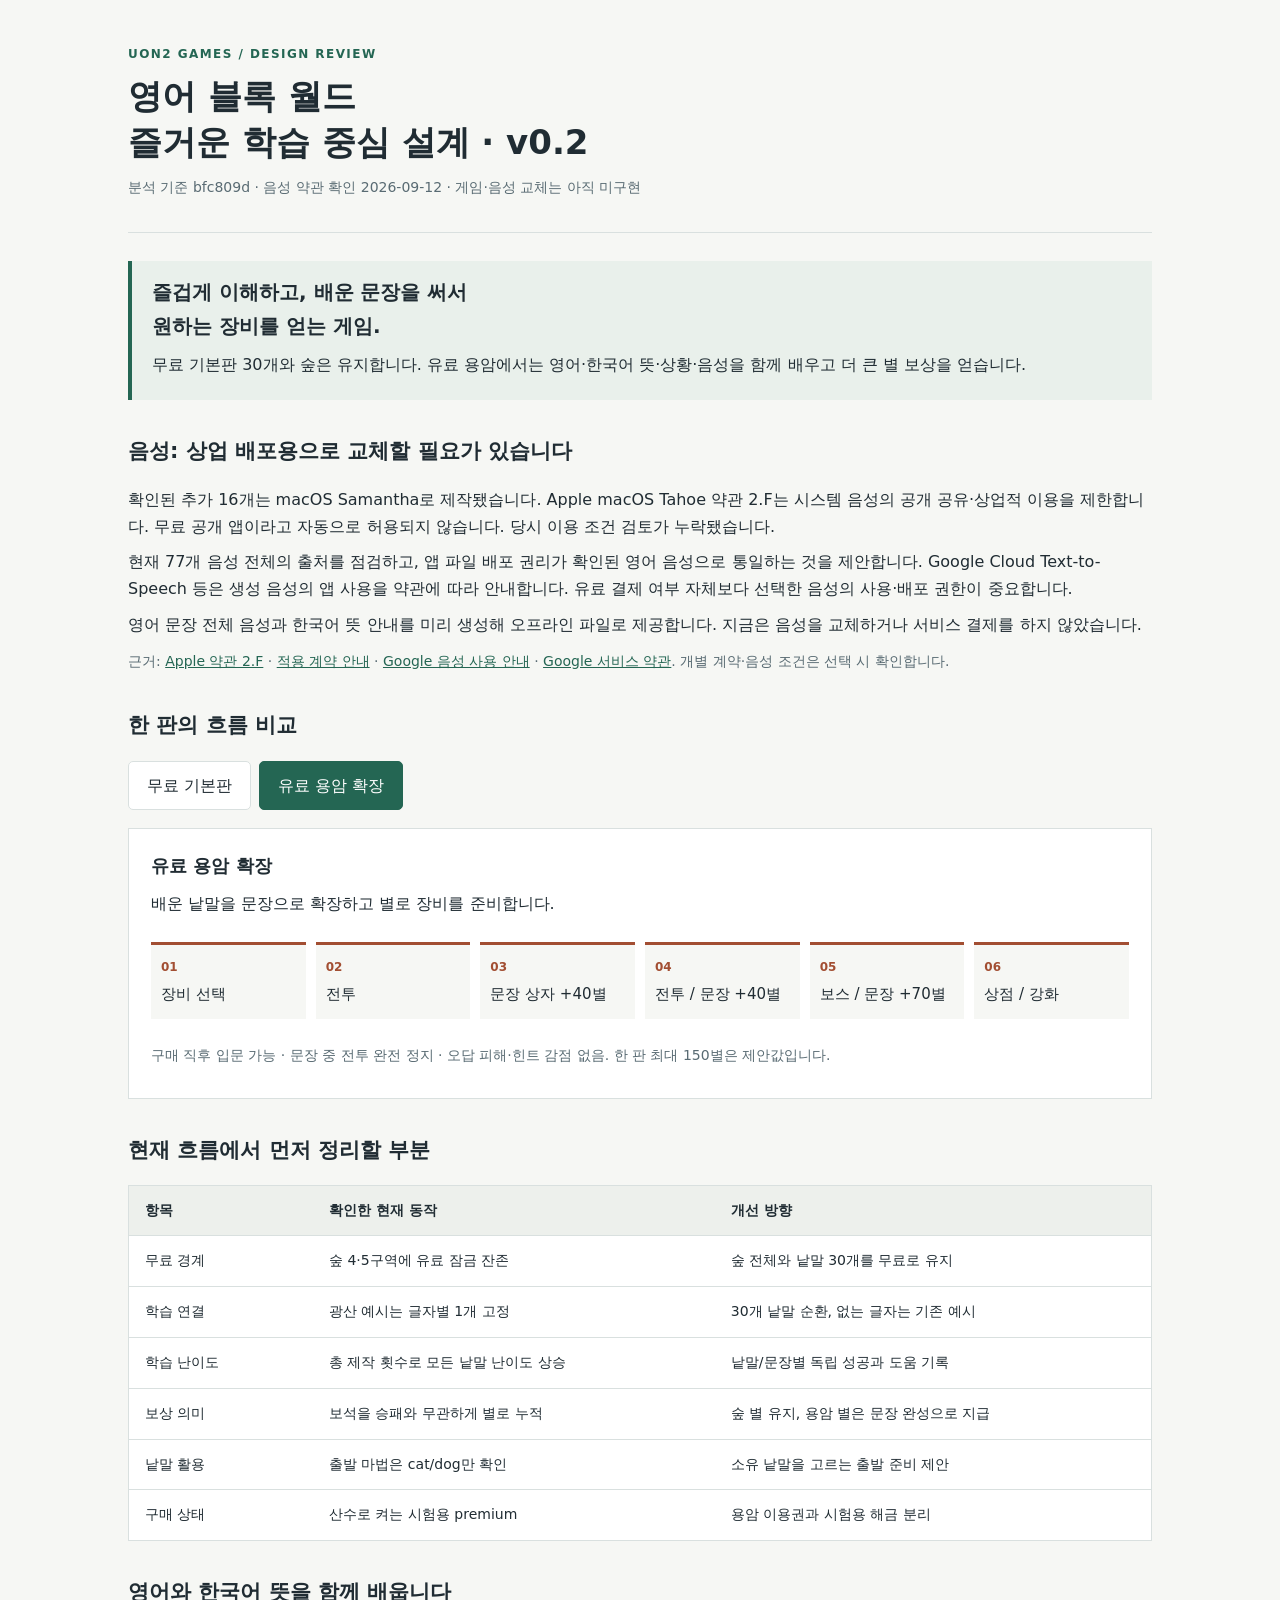
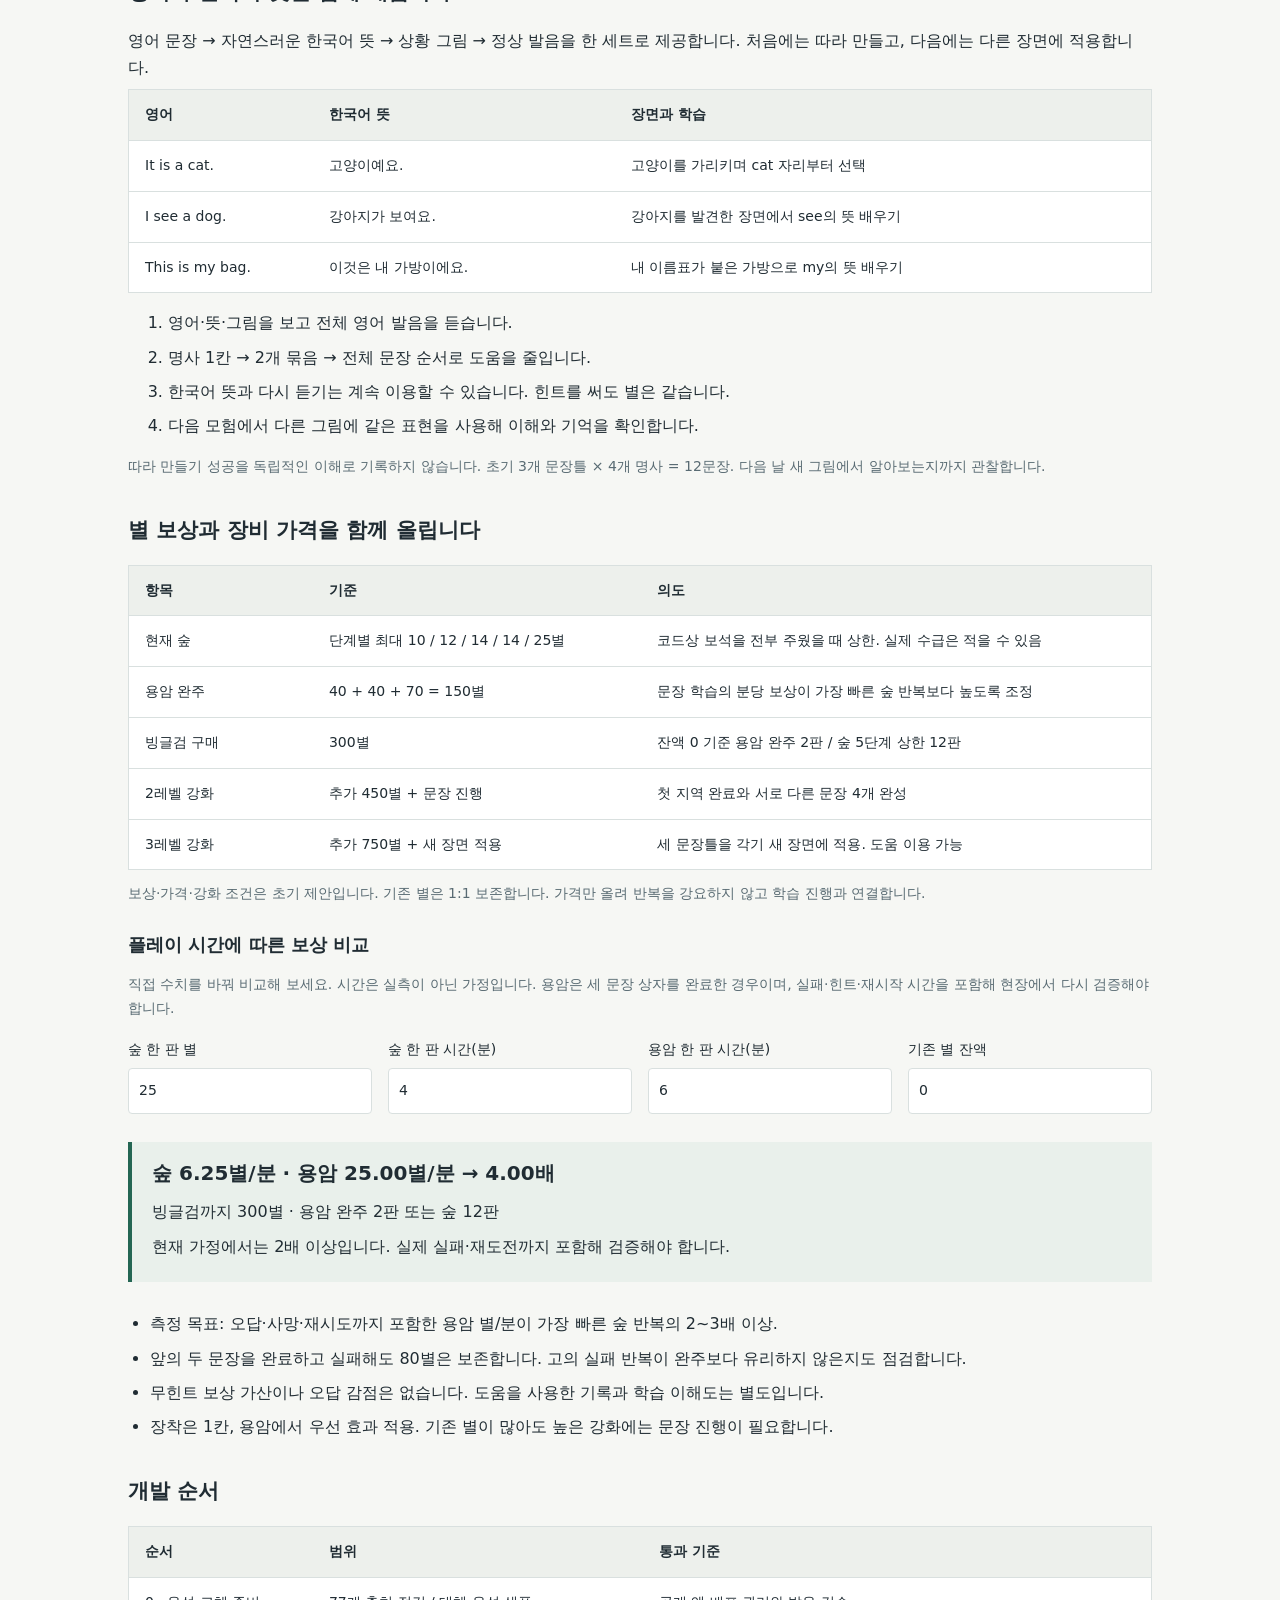
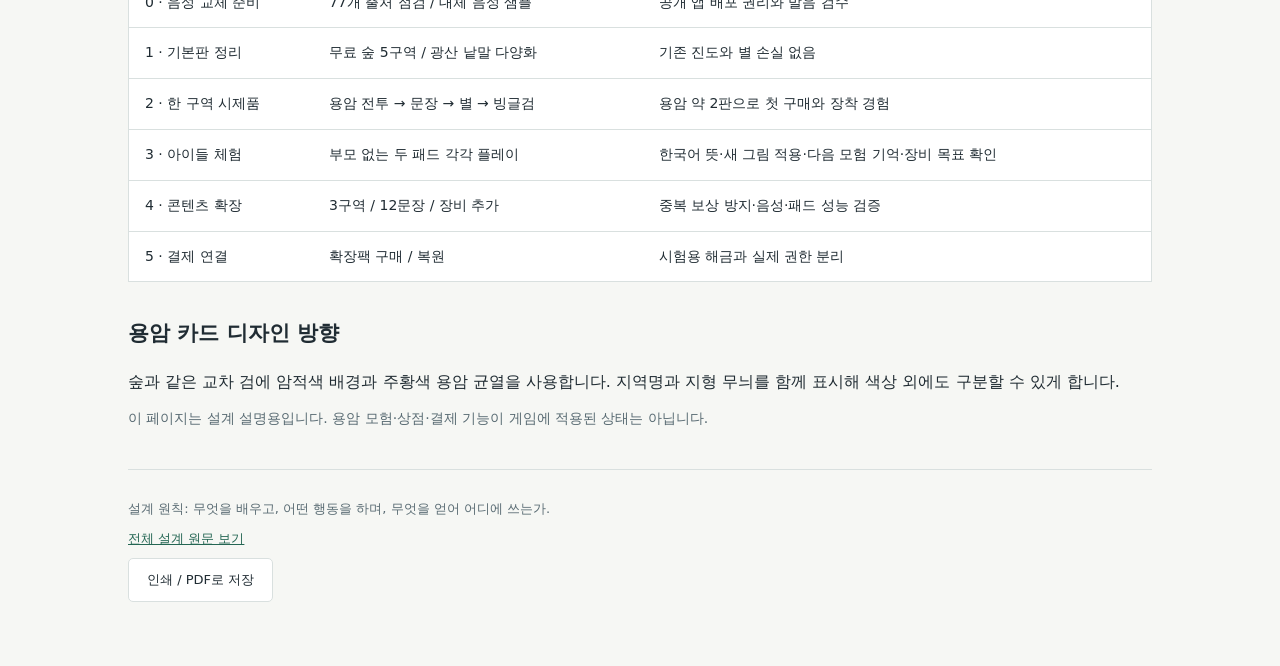
<file: docs/game-design.html>
<!doctype html>
<html lang="ko"><head><meta charset="utf-8"><meta name="viewport" content="width=device-width,initial-scale=1"><title>영어 블록 월드 · 게임 설계안</title>
<style>
:root{color-scheme:light;--ink:#202c33;--muted:#596b73;--line:#d9e0df;--accent:#246653;--bg:#f6f7f4}*{box-sizing:border-box}body{margin:0;background:var(--bg);color:var(--ink);font-family:system-ui,-apple-system,'Apple SD Gothic Neo','Malgun Gothic',sans-serif;line-height:1.7}main{max-width:1080px;margin:auto;padding:44px 28px 64px}header{border-bottom:1px solid var(--line);padding-bottom:24px}.eyebrow{font-size:12px;font-weight:700;letter-spacing:.12em;color:var(--accent)}h1{font-size:clamp(24px,4vw,34px);line-height:1.35;margin:10px 0}h2{font-size:21px;margin:0 0 16px}h3{font-size:18px;margin:0 0 8px}p{margin:8px 0}.muted{color:var(--muted);font-size:14px}.summary{border-left:4px solid var(--accent);padding:14px 20px;margin:28px 0;background:#e9f0eb}.summary strong{font-size:20px}.switch{display:flex;gap:8px;flex-wrap:wrap;margin:18px 0}button{font:inherit;cursor:pointer;border:1px solid var(--line);border-radius:5px;padding:10px 18px;background:white;color:var(--ink)}button[aria-pressed=true]{background:var(--accent);color:white;border-color:var(--accent)}button:focus-visible,a:focus-visible{outline:3px solid #ba7632;outline-offset:3px}section{margin-top:34px}article{background:white;padding:22px;border:1px solid var(--line)}[hidden]{display:none!important}.flow{display:grid;grid-template-columns:repeat(auto-fit,minmax(130px,1fr));gap:10px;list-style:none;padding:0;margin:18px 0}.flow li{border-top:3px solid var(--accent);padding:12px 10px;background:var(--bg);font-size:15px}.flow b{display:block;font-size:12px;color:var(--accent);margin-bottom:4px}.lava{--accent:#a24e32}.table-wrap{overflow-x:auto;border:1px solid var(--line);background:white}table{border-collapse:collapse;width:100%;font-size:14px;min-width:520px}th,td{text-align:left;vertical-align:top;padding:13px 16px;border-bottom:1px solid var(--line)}th{background:#edf0ec;font-weight:650}tr:last-child td{border-bottom:0}th:first-child{width:18%}ul{padding-left:22px}li{margin:7px 0}.note{font-size:14px;color:var(--muted);margin-top:12px}footer{margin-top:38px;padding-top:20px;border-top:1px solid var(--line);color:var(--muted);font-size:13px}a{color:var(--accent)}@media(max-width:600px){main{padding:24px 16px}article{padding:16px}.flow{grid-template-columns:repeat(2,1fr)}}@media print{body{background:white}main{padding:0}.switch,.print-button{display:none}article[hidden]{display:block!important}article{break-inside:avoid;margin-bottom:16px}section{margin-top:20px}table{min-width:0}.table-wrap{overflow:visible}h2{break-after:avoid}}
.economy-inputs{display:grid;grid-template-columns:repeat(auto-fit,minmax(170px,1fr));gap:16px;margin:18px 0}.economy-inputs label{font-size:14px}.economy-inputs input{display:block;width:100%;font:inherit;padding:10px;margin-top:6px;border:1px solid var(--line);border-radius:4px;background:white;color:var(--ink)}input:focus-visible{outline:3px solid #ba7632;outline-offset:2px}</style></head><body><main>
<header><div class="eyebrow">UON2 GAMES / DESIGN REVIEW</div><h1>영어 블록 월드<br>즐거운 학습 중심 설계 · v0.2</h1><p class="muted">분석 기준 bfc809d · 음성 약관 확인 2026-09-12 · 게임·음성 교체는 아직 미구현</p></header>
<div class="summary"><strong>즐겁게 이해하고, 배운 문장을 써서<br>원하는 장비를 얻는 게임.</strong><p>무료 기본판 30개와 숲은 유지합니다. 유료 용암에서는 영어·한국어 뜻·상황·음성을 함께 배우고 더 큰 별 보상을 얻습니다.</p></div>
<section><h2>음성: 상업 배포용으로 교체할 필요가 있습니다</h2><p>확인된 추가 16개는 macOS Samantha로 제작됐습니다. Apple macOS Tahoe 약관 2.F는 시스템 음성의 공개 공유·상업적 이용을 제한합니다. 무료 공개 앱이라고 자동으로 허용되지 않습니다. 당시 이용 조건 검토가 누락됐습니다.</p><p>현재 77개 음성 전체의 출처를 점검하고, 앱 파일 배포 권리가 확인된 영어 음성으로 통일하는 것을 제안합니다. Google Cloud Text-to-Speech 등은 생성 음성의 앱 사용을 약관에 따라 안내합니다. 유료 결제 여부 자체보다 선택한 음성의 사용·배포 권한이 중요합니다.</p><p>영어 문장 전체 음성과 한국어 뜻 안내를 미리 생성해 오프라인 파일로 제공합니다. 지금은 음성을 교체하거나 서비스 결제를 하지 않았습니다.</p><p class="note">근거: <a href="https://www.apple.com/legal/sla/docs/macOSTahoe.pdf" target="_blank" rel="noopener">Apple 약관 2.F</a> · <a href="https://www.apple.com/legal/sla/" target="_blank" rel="noopener">적용 계약 안내</a> · <a href="https://docs.cloud.google.com/text-to-speech/docs/basics" target="_blank" rel="noopener">Google 음성 사용 안내</a> · <a href="https://cloud.google.com/terms/service-terms" target="_blank" rel="noopener">Google 서비스 약관</a>. 개별 계약·음성 조건은 선택 시 확인합니다.</p></section>
<section aria-labelledby="flow-heading"><h2 id="flow-heading">한 판의 흐름 비교</h2><div class="switch" role="group" aria-label="게임 흐름 선택"><button type="button" aria-pressed="false" aria-controls="free" data-mode="free">무료 기본판</button><button type="button" aria-pressed="true" aria-controls="lava" data-mode="lava">유료 용암 확장</button></div>
<article id="free" hidden><h3>무료 기본판</h3><p>알파벳 A~Z · 낱말 30개 · 숲 5구역 · 방 꾸미기</p><ol class="flow"><li><b>01</b>배움터: 광산</li><li><b>02</b>낱말 작업대</li><li><b>03</b>숲속 모험</li><li><b>04</b>보물 낱말 완성</li><li><b>05</b>보스 / 내 방</li></ol><p class="note">기존 진도와 별을 보존합니다. 숲 4·5구역의 결제 잠금은 제거하고 순차 클리어 조건은 유지하는 제안입니다.</p></article>
<article id="lava" class="lava"><h3>유료 용암 확장</h3><p>배운 낱말을 문장으로 확장하고 별로 장비를 준비합니다.</p><ol class="flow"><li><b>01</b>장비 선택</li><li><b>02</b>전투</li><li><b>03</b>문장 상자 +40별</li><li><b>04</b>전투 / 문장 +40별</li><li><b>05</b>보스 / 문장 +70별</li><li><b>06</b>상점 / 강화</li></ol><p class="note">구매 직후 입문 가능 · 문장 중 전투 완전 정지 · 오답 피해·힌트 감점 없음. 한 판 최대 150별은 제안값입니다.</p></article></section>
<section><h2>현재 흐름에서 먼저 정리할 부분</h2><div class="table-wrap"><table><thead><tr><th scope="col">항목</th><th scope="col">확인한 현재 동작</th><th scope="col">개선 방향</th></tr></thead><tbody><tr><td>무료 경계</td><td>숲 4·5구역에 유료 잠금 잔존</td><td>숲 전체와 낱말 30개를 무료로 유지</td></tr><tr><td>학습 연결</td><td>광산 예시는 글자별 1개 고정</td><td>30개 낱말 순환, 없는 글자는 기존 예시</td></tr><tr><td>학습 난이도</td><td>총 제작 횟수로 모든 낱말 난이도 상승</td><td>낱말/문장별 독립 성공과 도움 기록</td></tr><tr><td>보상 의미</td><td>보석을 승패와 무관하게 별로 누적</td><td>숲 별 유지, 용암 별은 문장 완성으로 지급</td></tr><tr><td>낱말 활용</td><td>출발 마법은 cat/dog만 확인</td><td>소유 낱말을 고르는 출발 준비 제안</td></tr><tr><td>구매 상태</td><td>산수로 켜는 시험용 premium</td><td>용암 이용권과 시험용 해금 분리</td></tr></tbody></table></div></section>
<section><h2>영어와 한국어 뜻을 함께 배웁니다</h2><p>영어 문장 → 자연스러운 한국어 뜻 → 상황 그림 → 정상 발음을 한 세트로 제공합니다. 처음에는 따라 만들고, 다음에는 다른 장면에 적용합니다.</p>
<div class="table-wrap"><table><thead><tr><th>영어</th><th>한국어 뜻</th><th>장면과 학습</th></tr></thead><tbody>
<tr><td lang="en">It is a cat.</td><td>고양이예요.</td><td>고양이를 가리키며 cat 자리부터 선택</td></tr>
<tr><td lang="en">I see a dog.</td><td>강아지가 보여요.</td><td>강아지를 발견한 장면에서 see의 뜻 배우기</td></tr>
<tr><td lang="en">This is my bag.</td><td>이것은 내 가방이에요.</td><td>내 이름표가 붙은 가방으로 my의 뜻 배우기</td></tr>
</tbody></table></div><ol><li>영어·뜻·그림을 보고 전체 영어 발음을 듣습니다.</li><li>명사 1칸 → 2개 묶음 → 전체 문장 순서로 도움을 줄입니다.</li><li>한국어 뜻과 다시 듣기는 계속 이용할 수 있습니다. 힌트를 써도 별은 같습니다.</li><li>다음 모험에서 다른 그림에 같은 표현을 사용해 이해와 기억을 확인합니다.</li></ol><p class="note">따라 만들기 성공을 독립적인 이해로 기록하지 않습니다. 초기 3개 문장틀 × 4개 명사 = 12문장. 다음 날 새 그림에서 알아보는지까지 관찰합니다.</p></section>
<section><h2>별 보상과 장비 가격을 함께 올립니다</h2><div class="table-wrap"><table><thead><tr><th>항목</th><th>기준</th><th>의도</th></tr></thead><tbody>
<tr><td>현재 숲</td><td>단계별 최대 10 / 12 / 14 / 14 / 25별</td><td>코드상 보석을 전부 주웠을 때 상한. 실제 수급은 적을 수 있음</td></tr>
<tr><td>용암 완주</td><td>40 + 40 + 70 = 150별</td><td>문장 학습의 분당 보상이 가장 빠른 숲 반복보다 높도록 조정</td></tr>
<tr><td>빙글검 구매</td><td>300별</td><td>잔액 0 기준 용암 완주 2판 / 숲 5단계 상한 12판</td></tr>
<tr><td>2레벨 강화</td><td>추가 450별 + 문장 진행</td><td>첫 지역 완료와 서로 다른 문장 4개 완성</td></tr>
<tr><td>3레벨 강화</td><td>추가 750별 + 새 장면 적용</td><td>세 문장틀을 각기 새 장면에 적용. 도움 이용 가능</td></tr>
</tbody></table></div><p class="note">보상·가격·강화 조건은 초기 제안입니다. 기존 별은 1:1 보존합니다. 가격만 올려 반복을 강요하지 않고 학습 진행과 연결합니다.</p>
<h3 style="margin-top:24px">플레이 시간에 따른 보상 비교</h3><p class="note">직접 수치를 바꿔 비교해 보세요. 시간은 실측이 아닌 가정입니다. 용암은 세 문장 상자를 완료한 경우이며, 실패·힌트·재시작 시간을 포함해 현장에서 다시 검증해야 합니다.</p>
<div class="economy-inputs"><label>숲 한 판 별<input id="forest-stars" type="number" min="1" max="25" step="1" value="25"></label><label>숲 한 판 시간(분)<input id="forest-minutes" type="number" min="0.5" max="60" step="0.5" value="4"></label><label>용암 한 판 시간(분)<input id="lava-minutes" type="number" min="0.5" max="60" step="0.5" value="6"></label><label>기존 별 잔액<input id="balance" type="number" min="0" max="999999" step="1" value="0"></label></div><div class="summary" id="economy-result" aria-live="polite"></div>
<ul><li>측정 목표: 오답·사망·재시도까지 포함한 용암 별/분이 가장 빠른 숲 반복의 2~3배 이상.</li><li>앞의 두 문장을 완료하고 실패해도 80별은 보존합니다. 고의 실패 반복이 완주보다 유리하지 않은지도 점검합니다.</li><li>무힌트 보상 가산이나 오답 감점은 없습니다. 도움을 사용한 기록과 학습 이해도는 별도입니다.</li><li>장착은 1칸, 용암에서 우선 효과 적용. 기존 별이 많아도 높은 강화에는 문장 진행이 필요합니다.</li></ul></section>
<section><h2>개발 순서</h2><div class="table-wrap"><table><thead><tr><th scope="col">순서</th><th scope="col">범위</th><th scope="col">통과 기준</th></tr></thead><tbody><tr><td>0 · 음성 교체 준비</td><td>77개 출처 점검 / 대체 음성 샘플</td><td>공개 앱 배포 권리와 발음 검수</td></tr><tr><td>1 · 기본판 정리</td><td>무료 숲 5구역 / 광산 낱말 다양화</td><td>기존 진도와 별 손실 없음</td></tr><tr><td>2 · 한 구역 시제품</td><td>용암 전투 → 문장 → 별 → 빙글검</td><td>용암 약 2판으로 첫 구매와 장착 경험</td></tr><tr><td>3 · 아이들 체험</td><td>부모 없는 두 패드 각각 플레이</td><td>한국어 뜻·새 그림 적용·다음 모험 기억·장비 목표 확인</td></tr><tr><td>4 · 콘텐츠 확장</td><td>3구역 / 12문장 / 장비 추가</td><td>중복 보상 방지·음성·패드 성능 검증</td></tr><tr><td>5 · 결제 연결</td><td>확장팩 구매 / 복원</td><td>시험용 해금과 실제 권한 분리</td></tr></tbody></table></div></section>
<section><h2>용암 카드 디자인 방향</h2><p>숲과 같은 교차 검에 암적색 배경과 주황색 용암 균열을 사용합니다. 지역명과 지형 무늬를 함께 표시해 색상 외에도 구분할 수 있게 합니다.</p><p class="note">이 페이지는 설계 설명용입니다. 용암 모험·상점·결제 기능이 게임에 적용된 상태는 아닙니다.</p></section>
<footer><p>설계 원칙: 무엇을 배우고, 어떤 행동을 하며, 무엇을 얻어 어디에 쓰는가.</p><p><a href="game-design-v2.md">전체 설계 원문 보기</a></p><button type="button" class="print-button" id="print">인쇄 / PDF로 저장</button></footer>
</main><script>
document.querySelectorAll('[data-mode]').forEach(button=>button.addEventListener('click',()=>{document.querySelectorAll('[data-mode]').forEach(other=>other.setAttribute('aria-pressed',String(other===button)));['free','lava'].forEach(id=>document.getElementById(id).hidden=id!==button.dataset.mode);}));document.getElementById('print').addEventListener('click',()=>window.print());

function updateEconomy(){
 const read=(id,min,max)=>{const value=document.getElementById(id).valueAsNumber;return Number.isFinite(value)?Math.min(max,Math.max(min,value)):min;};
 const stars=Math.floor(read('forest-stars',1,25)),fm=read('forest-minutes',.5,60),lm=read('lava-minutes',.5,60),balance=Math.floor(read('balance',0,999999));
 const fr=stars/fm,lr=150/lm,ratio=lr/fr,remaining=Math.max(0,300-balance);
 const out=document.getElementById('economy-result');
 const lines=[`숲 ${fr.toFixed(2)}별/분 · 용암 ${lr.toFixed(2)}별/분 → ${ratio.toFixed(2)}배`,remaining?`빙글검까지 ${remaining}별 · 용암 완주 ${Math.ceil(remaining/150)}판 또는 숲 ${Math.ceil(remaining/stars)}판`:'기존 별로 빙글검을 바로 구매할 수 있습니다. 실제 구매에는 용암 이용권이 필요합니다.',ratio>=2?'현재 가정에서는 2배 이상입니다. 실제 실패·재도전까지 포함해 검증해야 합니다.':'현재 가정에서는 2배 미만입니다. 용암 보상·전투 길이·도움을 재조정해야 합니다.'];
 out.replaceChildren(...lines.map((line,i)=>{const el=document.createElement(i===0?'strong':'p');el.textContent=line;return el;}));
}
document.querySelectorAll('.economy-inputs input').forEach(input=>input.addEventListener('input',updateEconomy));updateEconomy();
</script></body></html>
</file>
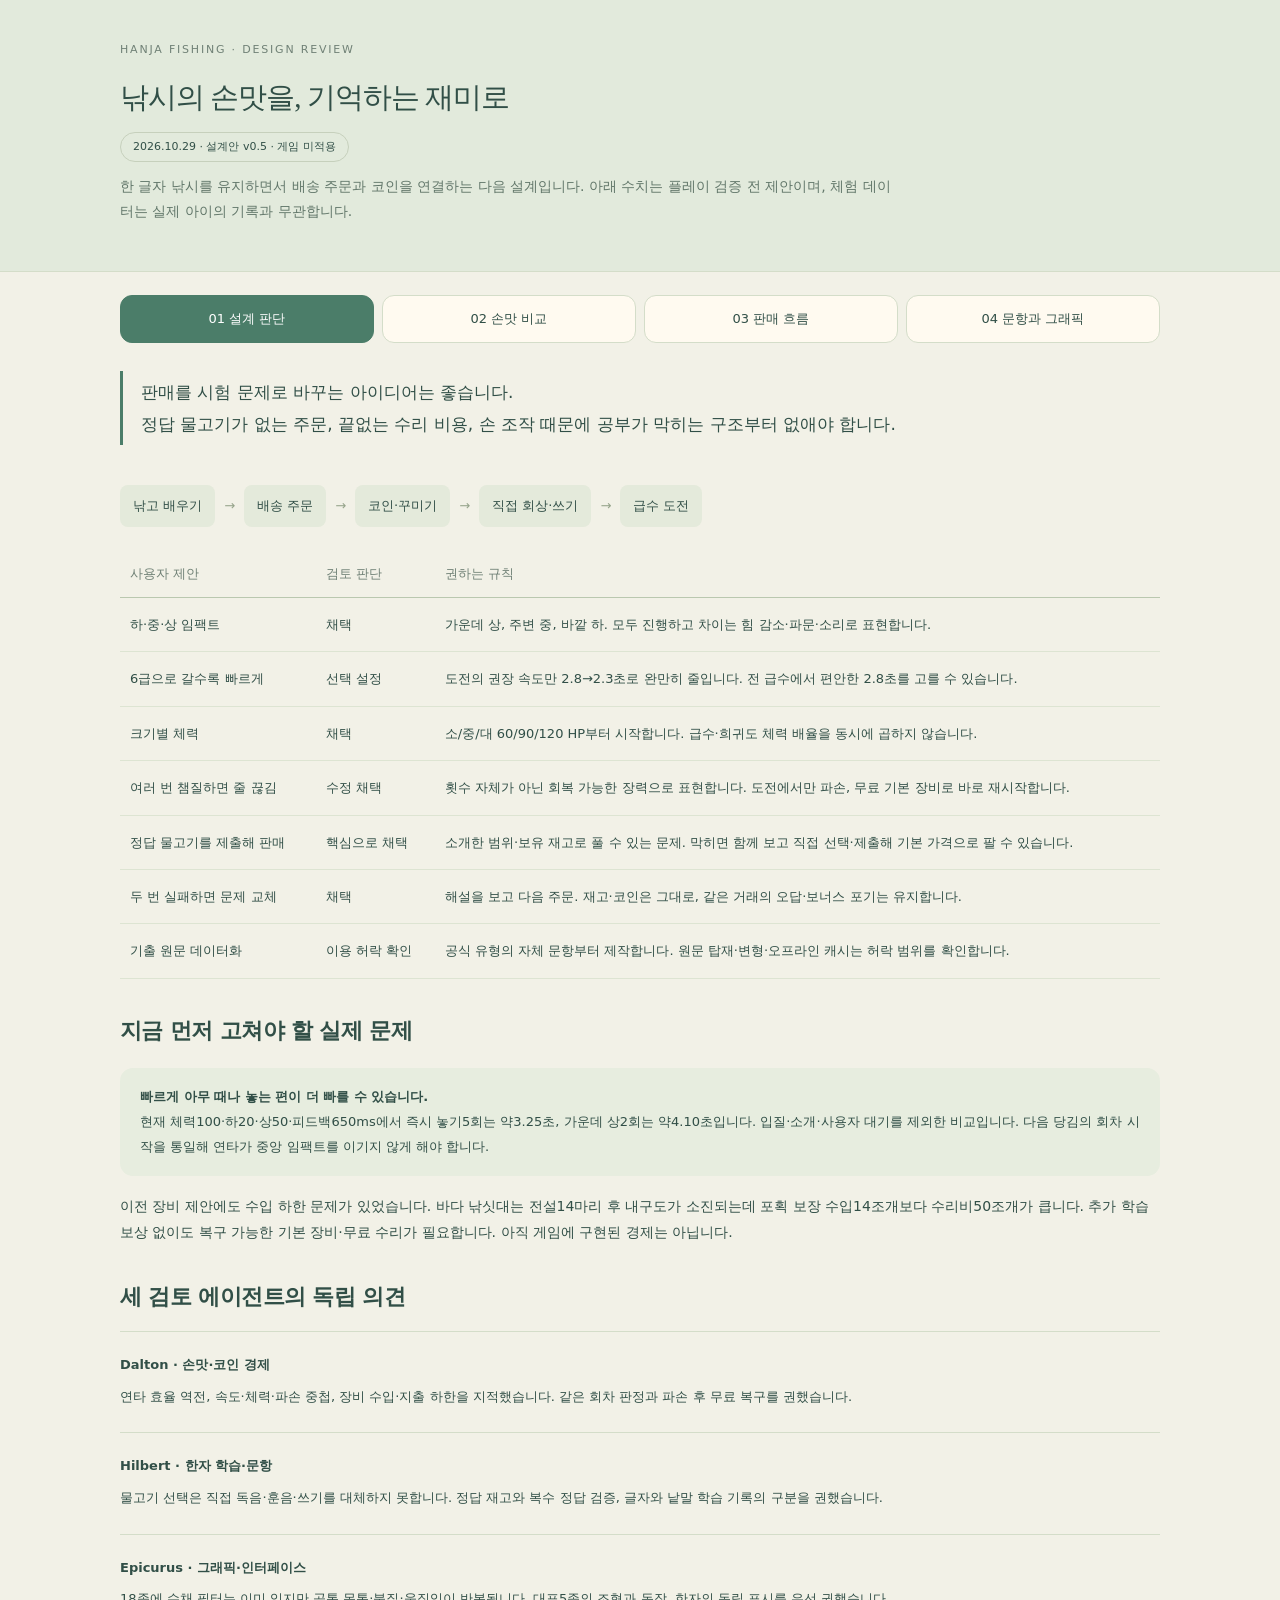
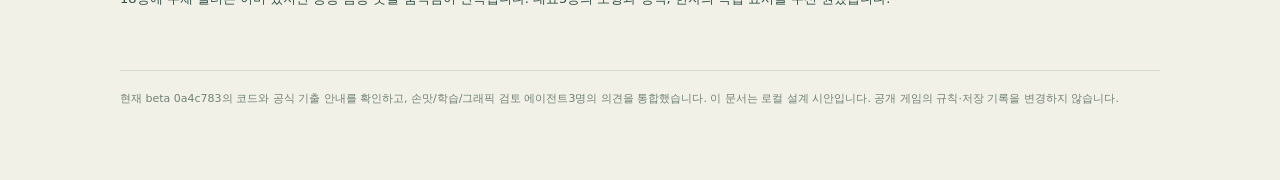
<file: docs/hanja-fishing-next-design.html>
<!doctype html><html lang="ko"><head><meta charset="utf-8"><meta name="viewport" content="width=device-width,initial-scale=1"><title>한자 낚시터 · 다음 설계 검토</title><style>
:root{--ink:#314f47;--muted:#708176;--paper:#fffaf0;--bg:#f2f1e7;--line:#d4ddc9;--green:#4b7d69;--gold:#bc934e}*{box-sizing:border-box}body{margin:0;background:var(--bg);color:var(--ink);font-family:"Apple SD Gothic Neo","Malgun Gothic",system-ui,sans-serif;line-height:1.8}button,select{font:inherit;color:inherit}button{cursor:pointer;min-height:48px;border:1px solid var(--line);border-radius:12px;padding:10px 16px;background:var(--paper)}button:hover{background:#e9efdf}button:disabled{opacity:.45;cursor:default}button.primary,button[aria-selected=true]{background:var(--green);color:white;border-color:var(--green)}button:focus-visible,a:focus-visible,select:focus-visible{outline:3px solid #bc934e;outline-offset:3px}a{color:var(--green)}header{padding:34px max(20px,calc((100vw - 1040px)/2));background:#e2eadc;border-bottom:1px solid var(--line)}.eyebrow{font-size:11px;letter-spacing:1.8px;color:var(--muted);text-transform:uppercase}h1{font-size:29px;line-height:1.4;letter-spacing:-1px;font-family:AppleMyungjo,Batang,serif;font-weight:500;margin:14px 0}header p{max-width:780px;font-size:14px;margin:12px 0;color:#62776a}.stamp{display:inline-block;border:1px solid #c6d0bc;border-radius:20px;padding:4px 12px;font-size:11px}main{max-width:1080px;margin:auto;padding:23px 20px 60px}nav{display:flex;gap:8px;flex-wrap:wrap;margin-bottom:28px}nav button{flex:1;min-width:145px;font-size:13px}h2{font-size:22px;letter-spacing:-.6px;margin:32px 0 15px}h3{font-size:18px;margin:0 0 13px}p{font-size:14px}.lead{border-left:3px solid var(--green);padding:5px 0 5px 18px;font-size:17px;line-height:1.9}.note{background:#e7eddf;padding:17px 20px;border-radius:13px;margin:18px 0;font-size:13px;line-height:1.9}.warning{background:#f0e9d8;color:#80673e}.small{font-size:12px;color:var(--muted)}.flow{display:flex;align-items:center;gap:9px;flex-wrap:wrap;padding:23px 0;font-size:13px}.flow b{padding:9px 13px;background:#e4eadb;border-radius:8px;font-weight:500}.flow span{color:#96a48b}.table-wrap{overflow:auto}table{border-collapse:collapse;width:100%;font-size:13px;text-align:left}th{font-weight:500;color:var(--muted);padding:12px 10px;border-bottom:1px solid #bac8af;white-space:nowrap}td{padding:15px 10px;border-bottom:1px solid #dde4d2;vertical-align:top}td:first-child{min-width:130px}td:nth-child(2){min-width:90px}.twocol{display:grid;grid-template-columns:1fr 1fr;gap:30px;margin:24px 0}.pane{background:var(--paper);border:1px solid var(--line);border-radius:22px;padding:25px}.controls{display:flex;gap:14px;flex-wrap:wrap;margin:20px 0}label{font-size:12px;color:var(--muted)}select{display:block;min-height:48px;border:1px solid #cbd7bd;border-radius:10px;padding:10px 14px;background:var(--paper);margin-top:6px}.controls label{flex:1;min-width:135px}.controls button{align-self:end}.numbers{display:flex;gap:22px;flex-wrap:wrap}.numbers b{font-size:24px;font-weight:400;font-family:Georgia,serif}.numbers span{display:block;font-size:11px;color:var(--muted)}.meter{height:12px;border-radius:10px;overflow:hidden;background:#e2e9d9;margin:17px 0}.meter>span{display:block;height:100%;background:var(--green);transition:width .2s}.impact-track{position:relative;height:29px;background:#ede4cc;border-radius:15px;margin:20px 0;overflow:hidden;font-size:11px;display:flex;align-items:center;justify-content:space-between;padding:0 12px;color:#83704d}.impact-track .middle{position:absolute;inset:0 auto 0 30%;width:40%;background:#b2c9a1;display:grid;place-items:center;color:#45614b}.impact-track .best{position:absolute;inset:0 auto 0 42.5%;width:15%;background:#d4b977;display:grid;place-items:center;color:#6c5028}.actions{display:flex;gap:9px;flex-wrap:wrap;margin-top:20px}.actions button{flex:1;white-space:nowrap}.feedback{font-size:13px;min-height:76px;padding-top:17px;line-height:1.8}.order{font-family:AppleMyungjo,Batang,serif;font-size:25px;line-height:1.6;margin:20px 0}.fish-stock{display:grid;grid-template-columns:repeat(5,minmax(0,1fr));gap:10px;margin:24px 0}.fish-stock button{position:relative;height:135px;background:#faf7e9;padding:7px;min-width:0}.fish-stock button.selected{outline:2px solid var(--green);background:#e7eedc}.fish-stock svg{width:100%;height:70px}.stock-char{display:block;font-family:AppleMyungjo,Batang,serif;font-size:35px;line-height:1.2;position:relative}.fish-stock small{display:block;font-size:10px;margin-top:6px;color:var(--muted)}.reviewer{border-top:1px solid var(--line);padding:18px 0}.reviewer b{font-size:13px}.reviewer p{font-size:13px;margin:6px 0}.graphic-strip{display:grid;grid-template-columns:repeat(3,1fr);gap:16px;margin:20px 0}.graphic-strip>div{padding:16px;background:var(--paper);border:1px solid var(--line);border-radius:15px;text-align:center}.graphic-strip svg{height:65px;width:100%}.graphic-strip p{font-size:12px;text-align:left}.checklist li{margin-bottom:12px;font-size:14px}.footer{margin-top:35px;border-top:1px solid var(--line);padding-top:18px;font-size:11px;color:var(--muted)}[hidden]{display:none!important}@media(max-width:700px){header{padding:25px 20px}h1{font-size:26px}.twocol{grid-template-columns:1fr;gap:10px}.pane{padding:20px}nav button{min-width:120px}.fish-stock{grid-template-columns:repeat(3,minmax(0,1fr))}.graphic-strip{grid-template-columns:1fr}.graphic-strip>div{display:grid;grid-template-columns:90px 1fr;text-align:left;gap:12px}.graphic-strip svg{grid-row:1/3}.order{font-size:22px}.actions button{font-size:12px;padding:10px}.lead{font-size:16px}}

.impact-track .middle{display:flex;align-items:center;justify-content:space-between;padding:0 9px}
</style></head><body><header><span class="eyebrow">HANJA FISHING · DESIGN REVIEW</span><h1>낚시의 손맛을, 기억하는 재미로</h1><span class="stamp">2026.10.29 · 설계안 v0.5 · 게임 미적용</span><p>한 글자 낚시를 유지하면서 배송 주문과 코인을 연결하는 다음 설계입니다. 아래 수치는 플레이 검증 전 제안이며, 체험 데이터는 실제 아이의 기록과 무관합니다.</p></header><main><nav aria-label="검토 내용"><button data-tab="plan" aria-selected="true">01 설계 판단</button><button data-tab="fishing" aria-selected="false">02 손맛 비교</button><button data-tab="market" aria-selected="false">03 판매 흐름</button><button data-tab="quality" aria-selected="false">04 문항과 그래픽</button></nav>
<section id="plan"><p class="lead">판매를 시험 문제로 바꾸는 아이디어는 좋습니다.<br>정답 물고기가 없는 주문, 끝없는 수리 비용, 손 조작 때문에 공부가 막히는 구조부터 없애야 합니다.</p><div class="flow"><b>낚고 배우기</b><span>→</span><b>배송 주문</b><span>→</span><b>코인·꾸미기</b><span>→</span><b>직접 회상·쓰기</b><span>→</span><b>급수 도전</b></div><div class="table-wrap"><table><thead><tr><th>사용자 제안</th><th>검토 판단</th><th>권하는 규칙</th></tr></thead><tbody><tr><td>하·중·상 임팩트</td><td>채택</td><td>가운데 상, 주변 중, 바깥 하. 모두 진행하고 차이는 힘 감소·파문·소리로 표현합니다.</td></tr><tr><td>6급으로 갈수록 빠르게</td><td>선택 설정</td><td>도전의 권장 속도만 2.8→2.3초로 완만히 줄입니다. 전 급수에서 편안한 2.8초를 고를 수 있습니다.</td></tr><tr><td>크기별 체력</td><td>채택</td><td>소/중/대 60/90/120 HP부터 시작합니다. 급수·희귀도 체력 배율을 동시에 곱하지 않습니다.</td></tr><tr><td>여러 번 챔질하면 줄 끊김</td><td>수정 채택</td><td>횟수 자체가 아닌 회복 가능한 장력으로 표현합니다. 도전에서만 파손, 무료 기본 장비로 바로 재시작합니다.</td></tr><tr><td>정답 물고기를 제출해 판매</td><td>핵심으로 채택</td><td>소개한 범위·보유 재고로 풀 수 있는 문제. 막히면 함께 보고 직접 선택·제출해 기본 가격으로 팔 수 있습니다.</td></tr><tr><td>두 번 실패하면 문제 교체</td><td>채택</td><td>해설을 보고 다음 주문. 재고·코인은 그대로, 같은 거래의 오답·보너스 포기는 유지합니다.</td></tr><tr><td>기출 원문 데이터화</td><td>이용 허락 확인</td><td>공식 유형의 자체 문항부터 제작합니다. 원문 탑재·변형·오프라인 캐시는 허락 범위를 확인합니다.</td></tr></tbody></table></div><h2>지금 먼저 고쳐야 할 실제 문제</h2><div class="note"><b>빠르게 아무 때나 놓는 편이 더 빠를 수 있습니다.</b><br>현재 체력100·하20·상50·피드백650ms에서 즉시 놓기5회는 약3.25초, 가운데 상2회는 약4.10초입니다. 입질·소개·사용자 대기를 제외한 비교입니다. 다음 당김의 회차 시작을 통일해 연타가 중앙 임팩트를 이기지 않게 해야 합니다.</div><p>이전 장비 제안에도 수입 하한 문제가 있었습니다. 바다 낚싯대는 전설14마리 후 내구도가 소진되는데 포획 보장 수입14조개보다 수리비50조개가 큽니다. 추가 학습 보상 없이도 복구 가능한 기본 장비·무료 수리가 필요합니다. 아직 게임에 구현된 경제는 아닙니다.</p><h2>세 검토 에이전트의 독립 의견</h2><div class="reviewer"><b>Dalton · 손맛·코인 경제</b><p>연타 효율 역전, 속도·체력·파손 중첩, 장비 수입·지출 하한을 지적했습니다. 같은 회차 판정과 파손 후 무료 복구를 권했습니다.</p></div><div class="reviewer"><b>Hilbert · 한자 학습·문항</b><p>물고기 선택은 직접 독음·훈음·쓰기를 대체하지 못합니다. 정답 재고와 복수 정답 검증, 글자와 낱말 학습 기록의 구분을 권했습니다.</p></div><div class="reviewer"><b>Epicurus · 그래픽·인터페이스</b><p>18종에 수채 필터는 이미 있지만 공통 몸통·붓질·움직임이 반복됩니다. 대표5종의 조형과 동작, 한자의 독립 표시를 우선 권했습니다.</p></div></section>
<section id="fishing" hidden><h2>당김 등급과 줄 늦추기를 비교해 보세요</h2><p class="small">실제 반응속도 시험이 아니라 설계 규칙을 누르며 비교하는 화면입니다. 비교 시간은 회차 전체 길이의 합이며 실제 포획 시간 측정값이 아닙니다.</p><div class="controls"><label>급수<select id="grade"><option value="0">9급 · 입문</option><option value="1">8급</option><option value="2">7-2급</option><option value="3">7-1급</option><option value="4">6-2급</option><option value="5">6-1급</option></select></label><label>물고기 크기<select id="size"><option value="0">소형 · 60 HP</option><option value="1" selected>중형 · 90 HP</option><option value="2">대형 · 120 HP</option></select></label><label>손 조작<select id="mode"><option value="easy">편안하게 · 파손 보호</option><option value="challenge">도전 · 줄 장력 사용</option></select></label></div><div class="twocol"><div class="pane"><span class="eyebrow">ONE CAST · ONE RHYTHM</span><h3 id="fish-title">중형 물고기</h3><div class="numbers"><div><b id="hp-num">90 / 90</b><span>물고기 체력 HP</span></div><div><b id="pull-num">0</b><span>당긴 횟수</span></div><div><b id="cycle-num">2.8초</b><span>당김 한 회차</span></div></div><div class="meter"><span id="hp-fill" style="width:100%"></span></div><div class="impact-track"><span>하</span><span class="middle"><span>중</span><span>중</span></span><span class="best">상</span><span>하</span></div><p id="tension-status">줄은 여유가 있어요 · 장력 0 / 100</p><div class="actions"><button data-impact="0">하 · 살살</button><button data-impact="1">중 · 좋아요</button><button data-impact="2" class="primary">상 · 딱!</button></div><div class="actions"><button id="rest-line">줄 늦추기 · 1초</button><button id="reset-fight">다시 비교</button></div><p id="fight-message" class="feedback" role="status">상 판정이 없어도 포획할 수 있습니다.</p></div><div><h3>체력·피해 초깃값</h3><table><thead><tr><th>크기</th><th>상50</th><th>중35</th><th>하25</th></tr></thead><tbody><tr><td>소형60 HP</td><td>2회</td><td>2회</td><td>3회</td></tr><tr><td>중형90 HP</td><td>2회</td><td>3회</td><td>4회</td></tr><tr><td>대형120 HP</td><td>3회</td><td>4회</td><td>5회</td></tr></tbody></table><p class="small">계산: 체력÷감소량의 올림. 파손·줄 늦추기를 제외한 수치입니다.</p><p>장력은 상+10 / 중+18 / 하+25, 60점 경고·100점 파손을 시험합니다. 1초 줄을 늦추면40점 회복합니다. 마지막 당김에서 체력0과 장력100이 함께 오면 포획을 우선합니다.</p><p>파손은 이번 미포획 물고기만 놓치는 사건입니다. 이전 어획·도감·학습 기록·코인·낚싯대는 남고 기본 장비로 즉시 재도전합니다.</p></div></div><div class="note">큰 체력·빠른 바늘·좁은 상 구간·장비 내구도·시간제 도주를 한꺼번에 넣지 않습니다. 편안 모드는 전 급수에서 유지하고, 새 글자 첫 만남은 보호합니다.</div></section>
<section id="market" hidden><h2>한자 주문을 맞춰 물고기를 배송해요</h2><p class="small">자체 제작 예시 · 뜻·음→한자 선택 연습입니다. 실제 기출이나 시험형 직접 회상을 뜻하지 않습니다. 물고기 그림은 기존 자료를 구조 검토용으로 사용합니다.</p><div class="pane"><div class="numbers"><div><b id="coins">0</b><span>예시 코인</span></div><div><b id="sold">0 / 5</b><span>배송한 물고기</span></div><div><b id="wrong">0</b><span>교체해도 남는 오답 횟수</span></div></div><h3 id="order-prompt" class="order">‘나무 목’에 맞는 물고기를 보내 주세요.</h3><p id="order-status" class="small">첫 독립 정답 보너스 가능</p><div id="stock" class="fish-stock" aria-label="판매 가능한 예시 물고기"></div><div class="actions"><button id="submit-fish" class="primary" disabled>선택한 물고기 제출</button><button id="help-fish">함께 보기 · 기본 가격</button><button id="next-order" hidden>다음 주문 받기</button><button id="reset-market">예시 처음부터</button></div><p id="market-message" class="feedback" role="status">소/중/대 기본4/6/8코인, 처음 혼자 맞히면+2코인입니다. 제안값이며 실제 경제에 적용되지 않았습니다.</p></div><div class="twocol"><div><h3>오답을 내도 어획은 남아요</h3><p>첫 실패는 단서와 재선택, 둘째 실패는 정답 해설과 다른 주문입니다. 교체해도 이 거래의 보너스 자격은 돌아오지 않습니다. 도움은 정답을 안내하고 직접 선택·제출하게 합니다. 기본 가격으로 팔며 독립 정답으로 세지 않습니다.</p></div><div><h3>도감과 판매 재고는 별도예요</h3><p>수집 도감은 팔아도 사라지지 않습니다. 실제 판매는 고유 ID가 있는 어획1마리만 소모하고, 재고 차감과 코인 지급을 한 거래로 확정합니다. 정답 물고기가 없으면 그 문제를 주문으로 내지 않습니다.</p></div></div><div class="note warning">문제를 맞히는 능력과 물고기를 가지고 있는지는 별개입니다. 예: ‘수’ 주문에는 水·手가 모두 정답일 수 있고, 山水를 보내려면 두 글자의 실제 수량과 순서가 필요합니다.</div><h3>시험 준비로 이어지는 별도 확인</h3><p>판매에서 반의어·낱말 완성을 익히고, 독음·훈음은 무늬 없는 글자에서 직접 답하게 합니다. 6-2급 쓰기50자·6-1급 쓰기150자는 글자와 바구니를 가린 빈칸에서 직접 쓰고 보호자가 확인합니다. 판매 선택 성공을 쓰기 숙달로 바꾸지 않습니다.</p></section>
<section id="quality" hidden><h2>기출 데이터는 ‘출처’부터 관리합니다</h2><div class="note warning">공식 기출 페이지에서 113·114회, 목표5급수의 다운로드 항목10개를 확인했습니다. 원문 문제 파일은 내려받거나 데이터화하지 않았습니다. 페이지에는 허가받지 않은 온라인 배포 금지가 안내되어 있습니다. 게임 탑재·변형·캐시 범위를 확인한 자료만 배포해야 합니다.</div><p><a href="https://www.hanja.re.kr/kccpt/exam/previousQuestion.do" target="_blank" rel="noopener">한국어문회 공식 기출·이용 안내 ↗</a> · <a href="https://www.hanja.re.kr/kccpt/exam/questInfo.do" target="_blank" rel="noopener">공식 문항 유형 ↗</a></p><p>출처·회차·급수·원문 위치 → 응답 유형·정답 집합·공유 지문 → 읽기/쓰기 범위·낱말 소개 여부 → 권리/검수 상태 → 판매용 변형/직접 회상/시험용 구분으로 관리합니다. OCR 뒤에는 정답·한국식 자형·밑줄·도형·문맥 독음을 사람이 확인해야 합니다.</p><h2>종 수보다 먼저, 다른 생물처럼 보여야 합니다</h2><div class="graphic-strip"><div><svg viewBox="0 0 160 70" aria-hidden="true"><path d="M38 36C45 3 111 2 120 34C111 65 43 65 38 36M116 34L150 8Q138 35 150 61L116 36" fill="#bfad80"/><circle cx="49" cy="28" r="3" fill="#314f47"/></svg><b>둥근 체형 · 금붕어/복어</b><p>통통한 몸통, 둥근 머리, 흐르는 꼬리나 작은 지느러미를 종별로 구분합니다.</p></div><div><svg viewBox="0 0 160 70" aria-hidden="true"><path d="M13 37C36 16 114 20 126 35L151 22L143 36L153 49L124 39C99 52 34 53 13 37" fill="#9aafa7"/><circle cx="26" cy="33" r="3" fill="#314f47"/></svg><b>가는 체형 · 송사리</b><p>가느다란 꼬리자루와 얇은 지느러미. 한자가 작아지면 몸통 밖 이름표를 씁니다.</p></div><div><svg viewBox="0 0 160 70" aria-hidden="true"><path d="M14 37C8 8 92 4 121 31L153 19L146 39L154 54L119 43C75 64 14 62 14 37" fill="#7b8d78"/><circle cx="29" cy="26" r="3" fill="#314f47"/><path d="M16 36Q3 32 3 18M16 42Q0 52 6 62" stroke="#314f47" fill="none"/></svg><b>넓은 머리 · 메기</b><p>수염·머리·수평 유영을 구분합니다. 그림은 방향 설명용 실루엣이며 최종 수채 원화가 아닙니다.</p></div></div><p>대표 원화5종(금붕어·송사리·메기·도미·복어)을 먼저 완성하고 기존18종으로 확장합니다. 몸통/꼬리/지느러미의 관절을 나누고 유영·저항·포획을 구분합니다. 수채 번짐 필터는 이미 있으므로 종마다 안료 고임·붓 방향·지느러미 투명도를 다르게 설계합니다.</p><h2>작은 인터페이스의 품질 기준</h2><ul class="checklist"><li><b>화면 순서:</b> 행동 안내 → 물고기·체력 → 하단 타이밍·주버튼. 줄 장력은 연결점 표식과 ‘느슨/적당/팽팽’으로 알려 세 번째 큰 막대를 피합니다.</li><li><b>읽기:</b> 문제 한자 최종36px 이상, 핵심 안내14px·보조12px부터 검증합니다. 물고기 크기 배율로 글자까지 작게 만들지 않습니다.</li><li><b>재질:</b> 종이 패널·찌·낚싯대·동전·아이콘의 테두리와 눌림 상태를 통일합니다. 작은 장식을 늘려 고급스럽게 보이려 하지 않습니다.</li><li><b>효과:</b> 하/중/상 파문은 약150/250/400ms 출발값, 찌·입·줄 접점에서 나옵니다. 필기 중 유영·입자·화면 흔들림은 정지합니다.</li><li><b>성능:</b> 질감 사전 합성·캐시, 동시 물고기3·어항6·입자24·DPR2를 초기 예산으로 검증합니다. 저사양 패드에서 프레임p95 33ms 이하를 목표로 측정합니다.</li></ul><h2>적용 순서</h2><ol class="checklist"><li>연타 보상 역전 수정 + 개체 재고·도감 분리 + 거래 중복 방지</li><li>배운·보유 범위의 배송 주문 + 두 번 실패 교체 + 도움/독립 응답 기록</li><li>대표5종 원화·움직임 + 작은 UI·접점 효과</li><li>크기별 체력을 먼저 검증하고 도전 속도·줄 장력을 하나씩 추가</li><li>권리 확인·사람 검수를 거친 문제 확장 + 무늬 없는 직접 회상·쓰기 점검</li></ol><p>두 아이에게는 코인보다 다음 날 직접 정답, 재도전, 판매 회피, 필요한 도움을 각각 봅니다. 이 설계가 재미와 기억을 개선하는지는 실제 관찰로 확인해야 합니다.</p></section><p class="footer">현재 beta 0a4c783의 코드와 공식 기출 안내를 확인하고, 손맛/학습/그래픽 검토 에이전트3명의 의견을 통합했습니다. 이 문서는 로컬 설계 시안입니다. 공개 게임의 규칙·저장 기록을 변경하지 않습니다.</p></main>
<script src="../hanja/js/fish-kinds.js"></script><script>
'use strict';
const $=id=>document.getElementById(id),sizes=[{name:'소형',hp:60},{name:'중형',hp:90},{name:'대형',hp:120}],periods=[2.8,2.7,2.6,2.5,2.4,2.3],hits=[{label:'하 · 살살',damage:25,tension:25},{label:'중 · 좋아요',damage:35,tension:18},{label:'상 · 딱!',damage:50,tension:10}];
let fight,market;document.querySelectorAll('[data-tab]').forEach(b=>b.onclick=()=>{document.querySelectorAll('main>section').forEach(s=>s.hidden=s.id!==b.dataset.tab);document.querySelectorAll('[data-tab]').forEach(t=>t.setAttribute('aria-selected',String(t===b)));});
function resetFight(){const size=sizes[+$('size').value];fight={hp:size.hp,tension:0,pulls:0,state:'playing',elapsed:0};renderFight('상 판정이 없어도 잡을 수 있습니다. 도전에서는 줄이 팽팽할 때 늦춰 주세요.');}
function renderFight(message){const size=sizes[+$('size').value],cycle=$('mode').value==='easy'?2.8:periods[+$('grade').value];$('fish-title').textContent=size.name+' 물고기';$('hp-num').textContent=fight.hp+' / '+size.hp;$('pull-num').textContent=fight.pulls;$('cycle-num').textContent=cycle.toFixed(1)+'초';$('hp-fill').style.width=(100*fight.hp/size.hp)+'%';$('tension-status').textContent=(fight.tension>=60?'줄이 팽팽해요 · 늦춰 주세요':'줄은 여유가 있어요')+' · 장력 '+fight.tension+' / 100';$('fight-message').textContent=message+' 비교 시간 '+fight.elapsed.toFixed(1)+'초(회차 합계).';document.querySelectorAll('[data-impact]').forEach(b=>b.disabled=fight.state!=='playing');$('rest-line').disabled=fight.state!=='playing';}
function pull(i){if(fight.state!=='playing')return;const h=hits[i],challenge=$('mode').value==='challenge';fight.hp=Math.max(0,fight.hp-h.damage);fight.pulls++;fight.elapsed+=challenge?periods[+$('grade').value]:2.8;fight.tension=Math.min(challenge?100:85,fight.tension+h.tension);fight.state=fight.hp===0?'caught':challenge&&fight.tension>=100?'broken':'playing';renderFight(fight.state==='caught'?'포획 완료! 도감에 담고 다음 주문을 준비합니다.':fight.state==='broken'?'줄이 끊어졌어요. 이번 물고기만 놓치고 기본 장비로 즉시 재도전합니다.':h.label+' 당김. 한 회차에 한 번만 판정합니다.');}
['grade','size','mode'].forEach(id=>$(id).onchange=resetFight);document.querySelectorAll('[data-impact]').forEach(b=>b.onclick=()=>pull(+b.dataset.impact));$('rest-line').onclick=()=>{if(fight.state!=='playing')return;fight.tension=Math.max(0,fight.tension-40);fight.elapsed++;renderFight('줄을 늦춰 장력이40점 줄었습니다.');};$('reset-fight').onclick=resetFight;
const initial=[{id:'f1',ch:'木',name:'나무 목',kind:'medaka',price:4},{id:'f2',ch:'水',name:'물 수',kind:'goldfish',price:6},{id:'f3',ch:'火',name:'불 화',kind:'carp',price:8},{id:'f4',ch:'山',name:'메 산',kind:'crucian',price:4},{id:'f5',ch:'月',name:'달 월',kind:'bitterling',price:6}],orders=[{ch:'木',prompt:'‘나무 목’에 맞는 물고기를 보내 주세요.'},{ch:'水',prompt:'‘물 수’에 맞는 물고기를 보내 주세요.'},{ch:'火',prompt:'‘불 화’에 맞는 물고기를 보내 주세요.'},{ch:'山',prompt:'‘메 산’에 맞는 물고기를 보내 주세요.'},{ch:'月',prompt:'‘달 월’에 맞는 물고기를 보내 주세요.'}];
function shuffledStock(){const out=initial.map(f=>({...f}));for(let i=out.length-1;i>0;i--){const j=Math.floor(Math.random()*(i+1));[out[i],out[j]]=[out[j],out[i]];}return out;}
function resetMarket(){market={stock:shuffledStock(),coins:0,sold:0,wrong:0,order:0,attempts:0,bonus:true,selected:null,phase:'active',guidedOnly:false,helped:false,explanation:''};renderMarket('기본4/6/8코인, 처음 혼자 맞히면+2코인입니다. 제안값입니다.');}
function nextOrder(){for(let n=1;n<=orders.length;n++){const i=(market.order+n)%orders.length;if(market.stock.some(f=>f.ch===orders[i].ch)){market.order=i;return;}}}
function renderMarket(message){const active=market.phase==='active';$('coins').textContent=market.coins;$('sold').textContent=market.sold+' / 5';$('wrong').textContent=market.wrong;$('order-prompt').textContent=!market.stock.length?'다섯 마리 배송을 마쳤어요.':market.phase==='receipt'?'배송 완료 · 다음 주문을 준비해요':market.phase==='explain'?'이 주문의 풀이를 함께 확인해요':orders[market.order].prompt;$('order-status').textContent=!market.stock.length?'도감과 배운 글자는 그대로 남습니다. 다시 낚시하러 갈 시간이에요.':!active?'직전 주문은 더 제출할 수 없습니다.':market.guidedOnly?'선택지나 적합한 다른 주문이 부족해 함께 제출로 정리합니다.':'이 주문 '+market.attempts+' / 2회 · '+(market.bonus?'첫 독립 정답 보너스 가능':'같은 거래의 보너스는 돌아오지 않아요');$('stock').innerHTML=market.stock.map(f=>'<button type="button" '+(!active?'disabled ':'')+'class="'+(f.id===market.selected?'selected':'')+'" aria-label="'+f.ch+' 물고기 선택" data-fish="'+f.id+'">'+(window.FishKinds?FishKinds.svg(f.kind,null,{id:'review-'+f.id}):'')+'<span class="stock-char">'+f.ch+'</span><small>보유 1마리</small></button>').join('');document.querySelectorAll('[data-fish]').forEach(b=>b.onclick=()=>{if(market.phase!=='active')return;market.selected=b.dataset.fish;renderMarket('선택한 물고기를 제출해 보세요.');});$('submit-fish').disabled=!active||!market.selected||!market.stock.length;$('help-fish').disabled=!active||market.helped||!market.stock.length;$('next-order').hidden=!market.stock.length||!['receipt','explain'].includes(market.phase);$('next-order').textContent=market.phase==='explain'?'풀이 확인하고 다른 주문':'다음 주문 받기';$('market-message').textContent=(market.explanation?market.explanation+' ':'')+message;}
function submitFish(){if(!market.stock.length||market.phase!=='active')return;const order=orders[market.order],f=market.stock.find(f=>f.id===market.selected),help=market.helped||market.guidedOnly;if(!f)return;if(f.ch!==order.ch){market.attempts++;market.wrong++;market.bonus=false;market.selected=null;const target=initial.find(x=>x.ch===order.ch);if(market.attempts>=2){market.phase='explain';market.explanation='정답은 '+target.ch+' '+target.name+'예요. 방금 선택한 '+f.ch+'는 '+f.name+'예요.';renderMarket('재고·코인은 그대로입니다. 풀이를 확인한 뒤 다른 주문을 받으세요. 같은 거래의 보너스는 복구하지 않습니다.');}else{market.explanation=f.ch+'는 '+f.name+'예요. 주문의 뜻과 소리를 다시 비교해 보세요.';renderMarket('재고를 소모하지 않고 한 번 더 선택합니다.');}return;}market.phase='receipt';const bonus=!help&&market.bonus?2:0;market.stock=market.stock.filter(x=>x.id!==f.id);market.coins+=f.price+bonus;market.sold++;market.attempts=0;market.bonus=true;market.selected=null;market.explanation='';if(!market.stock.length)market.phase='complete';renderMarket(f.ch+' 한 마리 배송 · 기본'+f.price+' + 보너스'+bonus+'코인. '+(help?'함께 제출한 기록입니다.':'같은 개체는 다시 팔 수 없습니다.')+' 도감과 학습 기록은 남습니다.');}
$('next-order').onclick=()=>{if(!['receipt','explain'].includes(market.phase)||!market.stock.length)return;const previous=market.order,failed=market.phase==='explain';nextOrder();market.guidedOnly=new Set(market.stock.map(f=>f.ch)).size<2||(failed&&previous===market.order);if(market.guidedOnly)market.bonus=false;market.phase='active';market.attempts=0;market.selected=null;market.helped=market.guidedOnly;market.explanation=market.guidedOnly?'남은 '+orders[market.order].ch+'는 '+initial.find(f=>f.ch===orders[market.order].ch).name+'예요. 해당 물고기를 직접 골라 제출해 보세요.':'';renderMarket(market.guidedOnly?'선택지가 부족하므로 안내형 주문으로 진행합니다.':failed?'다른 주문으로 바뀌었어요. 앞선 오답과 보너스 포기는 그대로 남습니다.':'새 거래의 주문을 받았어요.');};
$('submit-fish').onclick=()=>submitFish();$('help-fish').onclick=()=>{if(market.phase!=='active'||!market.stock.length)return;const target=initial.find(f=>f.ch===orders[market.order].ch);market.helped=true;market.bonus=false;market.explanation='정답은 '+target.ch+' '+target.name+'예요. 글자를 살펴보고 해당 물고기를 직접 골라 주세요.';renderMarket('도움만으로 판매하지 않습니다. 선택 후 제출해야 기본 가격을 받습니다.');};$('reset-market').onclick=resetMarket;if(window.FishKinds)document.body.insertAdjacentHTML('beforeend',FishKinds.FILTER);resetFight();resetMarket();
</script></body></html>
</file>
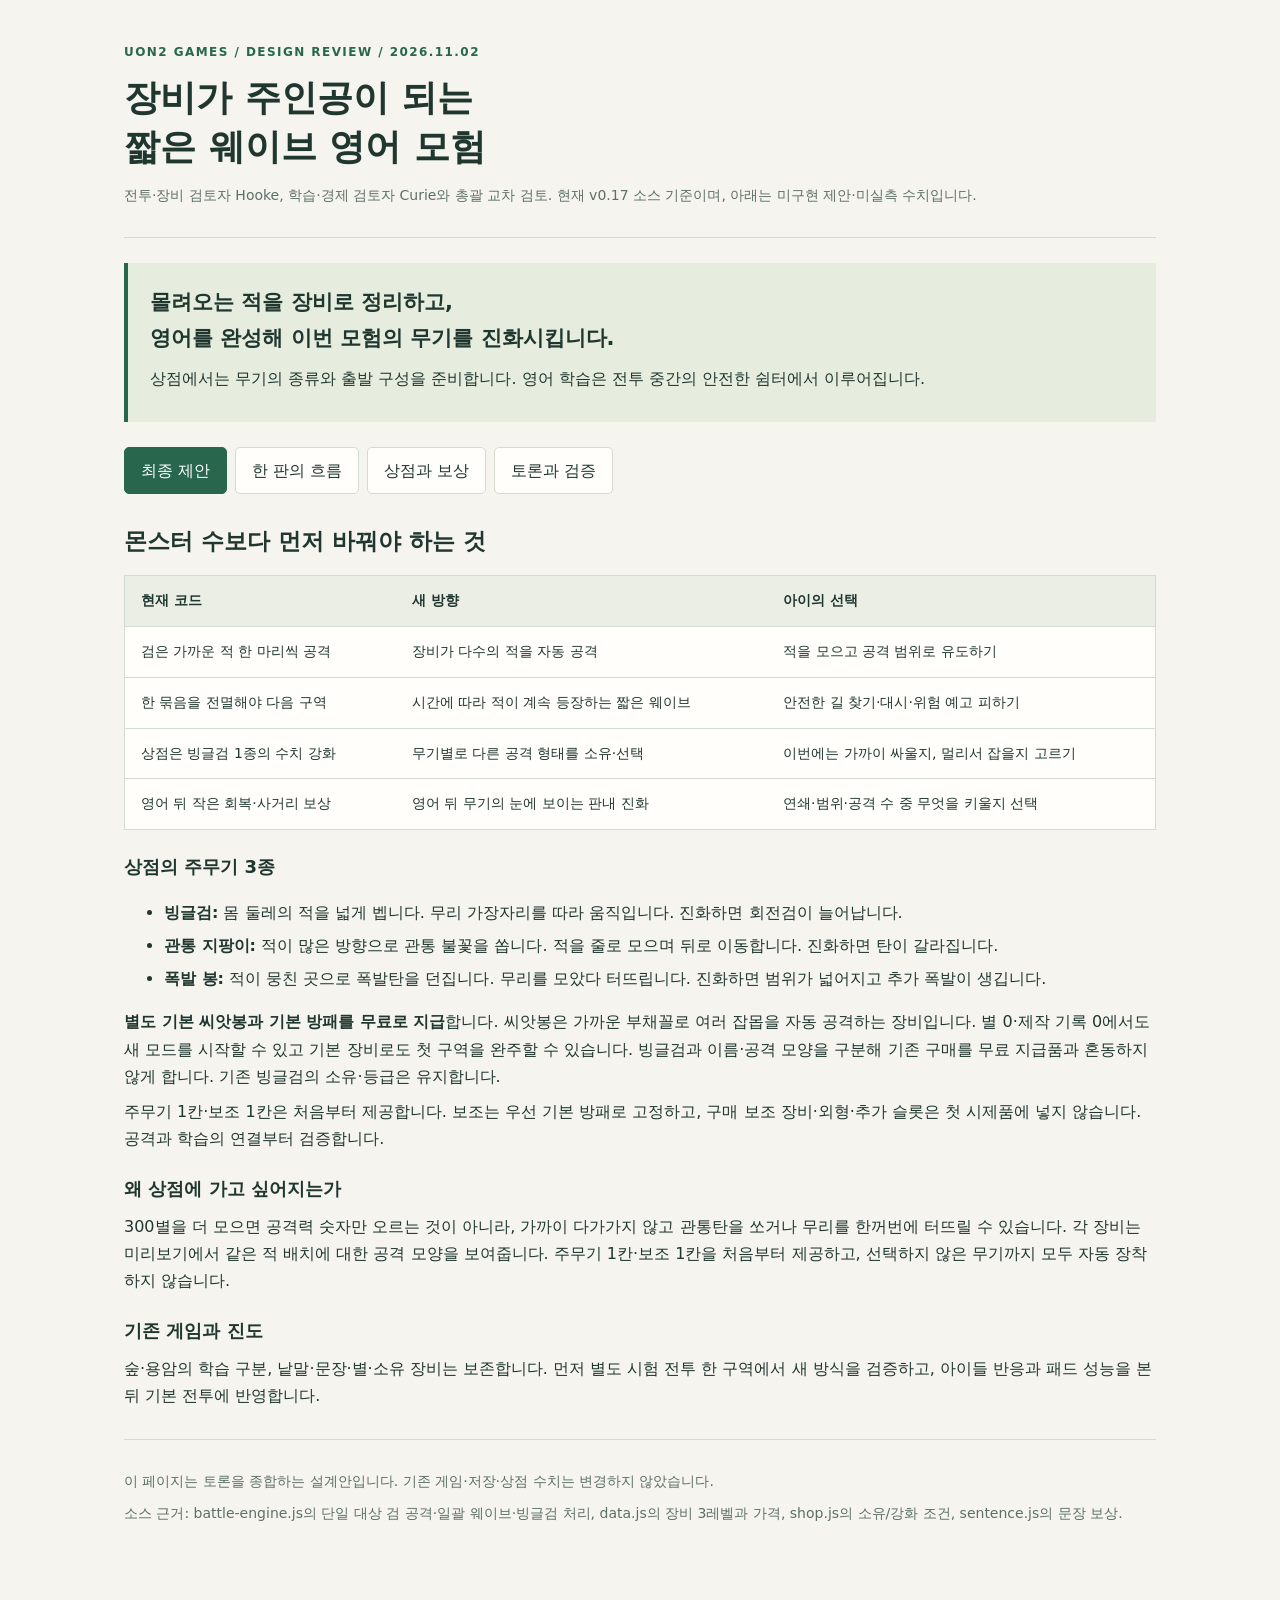
<file: docs/swarm-review.html>
<!doctype html>
<html lang="ko">
<head>
<meta charset="utf-8"><meta name="viewport" content="width=device-width,initial-scale=1">
<title>영어 모험 · 장비와 웨이브 전투 검토</title>
<style>
:root{color-scheme:light;--bg:#f5f4ee;--paper:#fffefa;--ink:#203730;--muted:#5d7068;--line:#d4dcd2;--green:#28664d;--soft:#e6eddf;--warm:#a85b32}*{box-sizing:border-box}body{margin:0;background:var(--bg);color:var(--ink);font:16px/1.7 system-ui,-apple-system,'Apple SD Gothic Neo',sans-serif}main{max-width:1080px;margin:auto;padding:42px 24px 70px}header{border-bottom:1px solid var(--line);padding-bottom:22px}h1{font-size:clamp(26px,4vw,36px);line-height:1.35;margin:12px 0}h2{font-size:23px;margin:0 0 14px}h3{font-size:18px;margin:22px 0 8px}p{margin:8px 0}.eyebrow{font-size:12px;letter-spacing:.12em;font-weight:700;color:var(--green)}.note{font-size:14px;color:var(--muted)}.decision{padding:22px;background:var(--soft);border-left:4px solid var(--green);margin:25px 0}.decision strong{font-size:21px}nav{display:flex;flex-wrap:wrap;gap:8px;margin:20px 0}button{font:inherit;border:1px solid var(--line);padding:9px 16px;border-radius:5px;cursor:pointer;background:var(--paper);color:var(--ink)}button[aria-pressed=true]{color:white;background:var(--green);border-color:var(--green)}button:focus-visible,input:focus-visible{outline:3px solid #a85b32;outline-offset:3px}[hidden]{display:none!important}section{margin:28px 0}.table-wrap{overflow-x:auto;border:1px solid var(--line);background:var(--paper)}table{border-collapse:collapse;width:100%;min-width:650px;font-size:14px}td,th{text-align:left;vertical-align:top;padding:13px 16px;border-bottom:1px solid var(--line)}th{background:#ebeee5}tr:last-child td{border:0}.steps{list-style:none;padding:0;counter-reset:step}.steps>li{padding:16px 18px;border-left:3px solid var(--green);margin:12px 0;background:var(--paper)}.steps strong{display:block}.inputs{display:grid;grid-template-columns:repeat(auto-fit,minmax(190px,1fr));gap:14px;margin:18px 0}.inputs label{font-size:14px}.inputs input{display:block;width:100%;padding:10px;margin-top:5px;border:1px solid var(--line);font:inherit;color:var(--ink);background:white}.result{background:var(--soft);padding:18px;margin:18px 0}.result p:first-child{font-size:19px;font-weight:700}.debate{padding:18px 0;border-top:1px solid var(--line)}.debate b{color:var(--green)}li{margin:6px 0}footer{border-top:1px solid var(--line);padding-top:22px;margin-top:30px;color:var(--muted);font-size:14px}a{color:var(--green)}@media print{nav{display:none}main{padding:0}.pane[hidden]{display:block!important}.pane{break-before:page}.table-wrap{overflow:visible}table{min-width:0}}
</style>
</head>
<body><main>
<header><div class="eyebrow">UON2 GAMES / DESIGN REVIEW / 2026.11.02</div><h1>장비가 주인공이 되는<br>짧은 웨이브 영어 모험</h1><p class="note">전투·장비 검토자 Hooke, 학습·경제 검토자 Curie와 총괄 교차 검토. 현재 v0.17 소스 기준이며, 아래는 미구현 제안·미실측 수치입니다.</p></header>
<div class="decision"><strong>몰려오는 적을 장비로 정리하고,<br>영어를 완성해 이번 모험의 무기를 진화시킵니다.</strong><p>상점에서는 무기의 종류와 출발 구성을 준비합니다. 영어 학습은 전투 중간의 안전한 쉼터에서 이루어집니다.</p></div>
<nav aria-label="검토 내용 선택"><button data-pane="verdict" aria-pressed="true">최종 제안</button><button data-pane="run" aria-pressed="false">한 판의 흐름</button><button data-pane="shop" aria-pressed="false">상점과 보상</button><button data-pane="debate" aria-pressed="false">토론과 검증</button></nav>
<section id="verdict" class="pane"><h2>몬스터 수보다 먼저 바꿔야 하는 것</h2>
<div class="table-wrap"><table><thead><tr><th>현재 코드</th><th>새 방향</th><th>아이의 선택</th></tr></thead><tbody>
<tr><td>검은 가까운 적 한 마리씩 공격</td><td>장비가 다수의 적을 자동 공격</td><td>적을 모으고 공격 범위로 유도하기</td></tr>
<tr><td>한 묶음을 전멸해야 다음 구역</td><td>시간에 따라 적이 계속 등장하는 짧은 웨이브</td><td>안전한 길 찾기·대시·위험 예고 피하기</td></tr>
<tr><td>상점은 빙글검 1종의 수치 강화</td><td>무기별로 다른 공격 형태를 소유·선택</td><td>이번에는 가까이 싸울지, 멀리서 잡을지 고르기</td></tr>
<tr><td>영어 뒤 작은 회복·사거리 보상</td><td>영어 뒤 무기의 눈에 보이는 판내 진화</td><td>연쇄·범위·공격 수 중 무엇을 키울지 선택</td></tr>
</tbody></table></div>
<h3>상점의 주무기 3종</h3><ul><li><b>빙글검:</b> 몸 둘레의 적을 넓게 벱니다. 무리 가장자리를 따라 움직입니다. 진화하면 회전검이 늘어납니다.</li><li><b>관통 지팡이:</b> 적이 많은 방향으로 관통 불꽃을 쏩니다. 적을 줄로 모으며 뒤로 이동합니다. 진화하면 탄이 갈라집니다.</li><li><b>폭발 봉:</b> 적이 뭉친 곳으로 폭발탄을 던집니다. 무리를 모았다 터뜨립니다. 진화하면 범위가 넓어지고 추가 폭발이 생깁니다.</li></ul>
<p><b>별도 기본 씨앗봉과 기본 방패를 무료로 지급</b>합니다. 씨앗봉은 가까운 부채꼴로 여러 잡몹을 자동 공격하는 장비입니다. 별 0·제작 기록 0에서도 새 모드를 시작할 수 있고 기본 장비로도 첫 구역을 완주할 수 있습니다. 빙글검과 이름·공격 모양을 구분해 기존 구매를 무료 지급품과 혼동하지 않게 합니다. 기존 빙글검의 소유·등급은 유지합니다.</p>
<p>주무기 1칸·보조 1칸은 처음부터 제공합니다. 보조는 우선 기본 방패로 고정하고, 구매 보조 장비·외형·추가 슬롯은 첫 시제품에 넣지 않습니다. 공격과 학습의 연결부터 검증합니다.</p>
<h3>왜 상점에 가고 싶어지는가</h3><p>300별을 더 모으면 공격력 숫자만 오르는 것이 아니라, 가까이 다가가지 않고 관통탄을 쏘거나 무리를 한꺼번에 터뜨릴 수 있습니다. 각 장비는 미리보기에서 같은 적 배치에 대한 공격 모양을 보여줍니다. 주무기 1칸·보조 1칸을 처음부터 제공하고, 선택하지 않은 무기까지 모두 자동 장착하지 않습니다.</p>
<h3>기존 게임과 진도</h3><p>숲·용암의 학습 구분, 낱말·문장·별·소유 장비는 보존합니다. 먼저 별도 시험 전투 한 구역에서 새 방식을 검증하고, 아이들 반응과 패드 성능을 본 뒤 기본 전투에 반영합니다.</p>
</section>
<section id="run" class="pane" hidden><h2>약 4~5분에 시작·성장·결말이 있는 한 판</h2><p class="note">시간은 설계 목표이며 실측값이 아닙니다. 문제를 푸는 시간은 제한하지 않습니다.</p>
<ol class="steps"><li><strong>0:00~0:15 · 바로 첫 손맛</strong>지급 장비로 작은 무리를 바로 처치합니다. 첫 전투를 하기 위해 광산을 반복하도록 요구하지 않습니다.</li><li><strong>0:15~1:00 · 첫 웨이브</strong>3초마다 2마리씩 생성, 동시 6~8마리 목표. 잡몹은 정상 공격 1~2타로 처치합니다. 뒤로 갈수록 잡몹 체력을 무한히 올리지 않습니다.</li><li><strong>쉼터 1 · 뜻을 익히고 첫 진화</strong>예: 고양이를 발견하고 It is a cat. / 고양이예요.를 배웁니다. 완성 문장을 보고 따라 만드는 도움도 제공합니다. 숲은 낱말, 용암은 문장을 사용합니다.</li><li><strong>두 번째 전투 · 새 공격을 써보기</strong>약 45초, 3초마다 3마리, 동시 10~16마리 목표. 새로 생긴 회전검·갈라지는 탄을 충분히 써봅니다. 원거리형과 엘리트는 소수만 섞습니다.</li><li><strong>쉼터 2 · 같은 표현을 다른 상황에 사용</strong>새 동물을 발견하거나 다른 주인의 물건을 구분합니다. 뜻을 확인한 뒤 이번 판의 두 번째 진화를 고릅니다. 정답 횟수만으로 이해했다고 표시하지 않습니다.</li><li><strong>마지막 무리 → 보스</strong>약 55초, 2초마다 4마리, 동시 최대 24마리부터 시험합니다. 이후 보스 1마리+잡몹 최대 6마리로 시야를 정리합니다. 보스 목표 시간은 약 45초이지만 시간 초과 패배는 없습니다.</li><li><strong>마지막 상자와 결과</strong>보스 처치 진도는 즉시 저장합니다. 영어를 완성하면 마지막 별을 받습니다. 나중에 하기를 골라도 이미 얻은 보상과 보스 처치는 남고, 해당 상자는 다시 열 수 있습니다.</li></ol>
<h3>조작은 단순하게, 판단은 남깁니다</h3><p>왼손 이동과 대시, 큰 스킬 버튼 하나를 중심으로 합니다. 자동 공격이라도 적이 모인 방향, 공격 범위, 회피 경로는 아이가 선택합니다. 가만히 서서 모든 적을 잡는 구조는 검증에서 탈락시킵니다.</p>
<p>아이에게는 선택 결과를 바로 보여줍니다. 회전검 개수 증가, 관통탄 갈라짐, 넓은 폭발처럼 보이는 변화가 중요합니다. 기존 회복·사거리·대시 축복과 cat/bed/dog 전투 버튼까지 동시에 늘리지 않고, 새 모드에서는 회복은 하트, 보호는 보조장비, 진화는 영어 쉼터에 맡깁니다. 낱말·도감·내 방 기록은 그대로 남깁니다.</p>
</section>
<section id="shop" class="pane" hidden><h2>영구 소유와 이번 판 성장을 구분합니다</h2>
<div class="table-wrap"><table><thead><tr><th>구분</th><th>얻는 곳</th><th>역할</th></tr></thead><tbody><tr><td>무기 소유·출발 구성</td><td>상점 / 별</td><td>이번 모험에서 사용할 공격 방식을 고름</td></tr><tr><td>이번 모험의 진화</td><td>영어 쉼터</td><td>공격 갈라짐·범위·검 개수 등 눈에 보이는 성장, 다음 판 초기화</td></tr><tr><td>필살기 충전</td><td>몬스터 / 보석</td><td>보석을 주워 큰 스킬을 충전. 처치 수만큼 별 지급하지 않음</td></tr><tr><td>학습 기록</td><td>뜻 이해·문장 조립·복습</td><td>무힌트 이해와 도움받은 완성을 따로 기록. 도움을 벌하지 않음</td></tr></tbody></table></div>
<h3>가격보다 중요한 최초 획득 경험</h3><p>기존 빙글검 300별, 강화 450·750별은 현재 코드 값입니다. 추가 주무기 해금은 우선 300별씩을 가안으로 비교하되 실제 출시 가격은 미확정입니다. 기존 별 0 기준으로, 300별 장비의 첫 별 구매까지 용암 완주 약 2판을 목표로 합니다.</p><p><b>총괄 선택: 새 전투 첫 완주에는 무기 선택권 1장을 별도로 줍니다.</b> 보유하지 않은 기본 주무기 하나를 바로 영구 해금하고 다음 판에서 써봅니다. 이 보상은 한 번뿐이며 기존 사용자도 새 모드 첫 완주 시 동일하게 받습니다. 전부 소유했다면 선택권을 소비하지 않고 보관합니다. 기존 구매를 회수하거나 같은 무기를 중복 구매시키지 않습니다. 이후 무기는 학습으로 모은 별로 구매합니다.</p>
<h3>보상 속도 비교</h3><p class="note">용암 기본 구역의 현재 문장 보상은 40+40+70=150별입니다. 아래는 성공해서 해당 보상을 받은 경우의 계산이며, 오답·실패·재도전 시간까지 포함한 실측이 아닙니다.</p>
<div class="inputs"><label>숲 한 판 별<input id="forest-stars" type="number" min="1" max="25" value="25"></label><label>숲 한 판 시간(분)<input id="forest-time" type="number" min="0.5" step="0.5" value="4"></label><label>용암 한 판 시간(분)<input id="lava-time" type="number" min="0.5" step="0.5" value="5"></label><label>새 무기 가격(별·가정)<input id="gear-price" type="number" min="1" value="300"></label></div><div class="result" id="economy" aria-live="polite"></div>
<p>신규 웨이브 숲은 기존 단계별 보상 규모인 10/12/14/14/25별을 상한으로 학습 체크포인트에 배분하는 안입니다. 25별 구역의 예시는 낱말 상자 5+5+마지막 상자 15별입니다. 정확한 표는 첫 시제품에서 검증합니다. 기존 별은 삭감하지 않으며, 기존 모드의 수급과 새 모드의 상한을 혼동하지 않습니다.</p><p>용암 첫 구역은 40+40+70=150별을 기준으로 시작합니다. 가장 빠른 숲 반복과 실패·도움까지 포함한 실측 별/분을 비교해 2~3배 이상 차이가 나는지 검증합니다. 쉬운 숲을 빨리 반복하는 것이 더 유리하면 용암 보상·전투 길이·도움을 조정합니다.</p><p>힌트나 시범을 따라 완성해도 같은 별과 진화를 받습니다. 나중에 하기를 선택해도 기존 보상과 진행은 보존하되, 미완료 문제의 별을 자동 지급하지는 않습니다. 새 모드에서 전투 보석은 필살기 충전용으로 우선 설계하고, 처치 수만큼 영구 별을 환산하지 않습니다.</p>
</section>
<section id="debate" class="pane" hidden><h2>검토 에이전트와 교차 토론</h2><div id="review-rounds">
<div class="debate"><b>전투 검토 · Hooke</b><p>몬스터 수만 늘리면 단일 공격의 피로만 커집니다. 자동 다중 공격, 움직임으로 적 유도, 짧은 웨이브와 눈에 보이는 장비 진화를 제안했습니다. 동시 적 24마리·저성능 16마리부터 시험하고 계속 보충해 몰려오는 느낌을 만듭니다.</p></div>
<div class="debate"><b>학습·경제 검토 · Curie</b><p>장비가 없어서 첫 판에 막히거나, 문장 순서만 외워서 보상받는 구조를 지적했습니다. 학습은 상황·한국어 뜻·정상 발음을 함께 제공하고, 모방·도움 없는 배열·새 상황 이해를 다른 기록으로 남겨야 한다고 제안했습니다. 12문장은 초기 콘텐츠이지 무한한 학습량이 아니라는 점도 지적했습니다.</p></div>
<div class="debate"><b>총괄 반론 1 · 같은 별 보상은 채택하지 않음</b><p>숲과 용암에 모두 150별을 주는 안은 쉬운 숲만 반복할 동기를 만듭니다. 사용자의 기존 요구대로 낱말 숲의 수급은 보존하고, 문장 용암의 보상 속도가 높게 설계합니다.</p></div>
<div class="debate"><b>총괄 반론 2 · 도착만으로 영어 보상 자동 지급은 채택하지 않음</b><p>영어를 쓰지 않아도 같은 보상을 주면 학습과 게임 목표가 약해집니다. 도움받아 완성한 경우도 동일 보상, 건너뛸 경우 해당 문제 보상은 보류하는 안으로 조정합니다. 보스 처치·이미 얻은 별은 지키고 나중에 문제를 재개합니다.</p></div>
<div class="debate"><b>총괄 반론 3 · 기존 빙글검을 단순 무료화하지 않음</b><p>기존 구매와 강화 기록은 유지합니다. 새 모드에 기본 씨앗봉을 별도로 지급하면 기존 장비를 잃게 하거나 복잡한 환불을 만들지 않고도 첫날부터 재미를 줄 수 있습니다. 신규 추가 무기는 실제 첫 사용감 검증 후 확정합니다.</p></div>
<div class="debate"><b>남은 이견 · 첫 새 무기를 언제 주는가</b><p>전투 검토자는 별 300개를 모아 두 판 뒤 구매하게 하고 미리보기로 기대감을 주자는 안을 냈습니다. 학습 검토자는 첫 완주에 무료 선택권을 주자는 안을 유지했습니다. 총괄은 첫 판의 성취와 다음 판의 변화를 빠르게 보여주기 위해 1회 선택권을 채택했습니다. 그 이후의 별 구매 목표와 구분합니다. 이 결정은 세 검토자가 모두 동의한 사실이 아니라 총괄의 선택입니다.</p></div>
<div class="debate"><b>교차 검토 후 수정된 의견</b><p>학습 검토자는 숲·용암 동일 보상과 도착만으로 별을 주는 안을 철회하고, 힌트로 완성해도 동일 보상·미완료 과제 재개에 동의했습니다. 전투 검토자는 기본 빙글검 무료화 대신 별도 씨앗봉 지급과 기존 구매 보존, 숲보다 높은 용암 보상에 동의했습니다.</p></div>
</div>
<h3>시제품에서 탈락시킬 조건</h3><ul><li>아이 혼자 시작했는데 무기 살 별이 없어 막힘</li><li>가만히 있어도 전투가 끝나거나 기본 장비로는 지나갈 수 없음</li><li>영어 뜻은 보지 않고 같은 답만 눌러 보상 획득</li><li>전투를 자주 끊거나 긴 학습으로 장비 성장의 재미를 잊음</li><li>빠른 숲 반복이나 고의 실패가 용암 학습보다 유리함</li><li>패드에서 적·화살·위험 표시가 겹쳐 읽을 수 없음</li></ul>
<h3>기술 검증</h3><p>동시 몬스터는 24마리, 저성능은 16마리를 시작점으로 검증합니다. 활/돌진/바닥 등 위험 예고는 겹쳐 읽을 수 없지 않게 2개 이내로 조율합니다. 적을 계속 보충하되 상한에서는 생성을 늦추고, 웨이브 종료 시 남은 일반 적은 보상 없이 퇴장시킵니다.</p><p>투사체·피해 숫자·드롭·파편·동시 타격음을 제한합니다. 생성 위치는 플레이어와 떨어진 가장자리에 예고하며 피할 통로를 보장합니다. 문장 풀이·일시정지·앱 전환 때 생성 시계도 멈춥니다. 저성능 대응은 먼저 장식 효과를 줄이고, 학습 보상이나 성공 조건을 기기별로 바꾸지 않습니다. FPS는 실기기 검증 전까지 보장하지 않습니다.</p>
<h3>첫 시제품 범위</h3><p>한 구역, 기본 씨앗봉과 빙글검, 세 웨이브와 보스, 두 학습 쉼터와 마지막 상자, 첫 구매까지 연결합니다. 현재 소스와 별도 시험 진도로 플레이하고 기존 저장을 덮어쓰지 않습니다. 관통·폭발 무기는 손맛과 학습 흐름을 검증한 다음 확장합니다.</p><p>관찰: 첫 15초에 여러 적을 잡고 싶어 하는지, 장비 바뀜을 알아채는지, 뜻을 읽고 새 상황에서 표현을 쓰는지, 다음 판에 다른 장비를 고르고 싶어 하는지. 아이 두 명은 초기 체험이며 다른 아이 전체의 재미나 교육 효과를 입증하지는 않습니다.</p>
</section>
<footer><p>이 페이지는 토론을 종합하는 설계안입니다. 기존 게임·저장·상점 수치는 변경하지 않았습니다.</p><p>소스 근거: battle-engine.js의 단일 대상 검 공격·일괄 웨이브·빙글검 처리, data.js의 장비 3레벨과 가격, shop.js의 소유/강화 조건, sentence.js의 문장 보상.</p></footer>
</main><script>
document.querySelectorAll('[data-pane]').forEach(button=>button.addEventListener('click',()=>{
 document.querySelectorAll('[data-pane]').forEach(b=>b.setAttribute('aria-pressed',String(b===button)));
 document.querySelectorAll('.pane').forEach(section=>section.hidden=section.id!==button.dataset.pane);
}));
function updateEconomy(){
 const read=(id,min,max)=>{const x=document.getElementById(id).valueAsNumber;return Number.isFinite(x)?Math.max(min,Math.min(max,x)):min;};
 const stars=read('forest-stars',1,25),forestTime=read('forest-time',.5,60),lavaTime=read('lava-time',.5,60),price=read('gear-price',1,99999);
 const ratio=(150/lavaTime)/(stars/forestTime);
 const lines=[`숲 ${(stars/forestTime).toFixed(1)}별/분 · 용암 ${(150/lavaTime).toFixed(1)}별/분 → ${ratio.toFixed(1)}배`,`${price}별 장비: 숲 ${Math.ceil(price/stars)}판 / 용암 완주 ${Math.ceil(price/150)}판 (기존 별 0 기준)`,ratio<2?'이 가정에서는 차이가 작습니다. 용암 보상·실패 시간·학습 도움을 다시 검토해야 합니다.':'이 가정에서는 용암에 보상 우위가 있습니다. 실제 실패와 도움 시간을 포함해 다시 검증합니다.'];
 document.getElementById('economy').replaceChildren(...lines.map(text=>{const p=document.createElement('p');p.textContent=text;return p;}));
}
document.querySelectorAll('input').forEach(input=>input.addEventListener('input',updateEconomy));updateEconomy();
</script></body></html>
</file>
<file: hanja/style.css>
:root{--ink:#2c4c44;--green:#40796a;--paper:#fffaf0;--muted:#75867b;--line:#d5deca;--gold:#b98c45}*{box-sizing:border-box}body{margin:0;color:var(--ink);background:#f4f0e4;font-family:"Apple SD Gothic Neo","Malgun Gothic",system-ui,sans-serif}button,a{-webkit-tap-highlight-color:transparent}button{font:inherit;color:inherit;cursor:pointer;touch-action:manipulation}button:disabled{cursor:default;opacity:.55}button:focus-visible,a:focus-visible{outline:3px solid #bb7d35;outline-offset:5px}a{color:inherit;text-decoration:none}svg{width:24px;height:24px;fill:none;stroke:currentColor;stroke-width:1.5;stroke-linecap:round;stroke-linejoin:round}.site-header{max-width:1320px;margin:auto;padding:21px 12px 19px;display:flex;align-items:center;justify-content:space-between;border-bottom:1px solid #d6dbc7}.back-link{font-size:13px;color:#768372;min-width:105px}.brand{display:flex;align-items:center;gap:14px;font-size:27px;font-weight:800;letter-spacing:-1px}.brand small{display:block;font-size:10px;font-weight:400;letter-spacing:2px;margin-top:5px;text-align:center;color:#8b977e}.brand-leaf{width:24px;height:34px;background:#88a26c;border-radius:2px 85% 2px 85%;rotate:-23deg;position:relative}.brand-leaf:after{content:"";width:1px;height:32px;background:#faf5df;position:absolute;left:12px;top:6px;rotate:33deg}.quiet-button{min-height:42px;border:1px solid #cdd7c3;background:#fffcf450;border-radius:30px;padding:10px 17px;font-size:12px}main{max-width:1320px;margin:auto;padding:22px 12px}.above-scene{display:flex;align-items:center;justify-content:space-between;margin:0 9px 14px;font-size:11px;color:#899079;letter-spacing:1px}.edition{font-size:10px;letter-spacing:.5px}.scene{position:relative;height:min(72vw,740px);min-height:570px;max-height:790px;border:7px solid #fffaf1;border-radius:30px;isolation:isolate;overflow:hidden;background:#c5ded1;box-shadow:0 0 0 1px #d6d8bb,0 12px 40px #606c3d12}.landscape{position:absolute;inset:0;width:100%;height:100%;object-fit:cover;object-position:center;z-index:-3;pointer-events:none}.scene-shade{position:absolute;inset:0;background:linear-gradient(#fcf9e650,transparent 40%,transparent 75%,#c5d4bb45);z-index:-2;pointer-events:none}.scene-top{position:absolute;left:26px;right:26px;top:22px;display:flex;align-items:center;justify-content:space-between;gap:16px;z-index:5}.location-pill{display:flex;align-items:center;gap:12px;border:1px solid #dedfc3;background:#fff9eaeF;padding:10px 17px;border-radius:18px;text-align:left;min-width:175px;box-shadow:0 3px 9px #5c785311}.location-pill small{display:block;color:#8a8e70;font-size:10px;margin-bottom:4px}.location-pill b{font-size:17px;font-weight:700;letter-spacing:-.5px}.location-icon{font-family:serif;font-size:33px;color:#789773}.chevron{margin-left:auto;color:#879476}.weather{display:flex;align-items:center;gap:8px;color:#72836b;font-size:12px;margin-left:auto;padding-right:10px}.sun-icon{width:17px;height:17px;border:1px solid #ac965a;border-radius:50%;background:#f3d47a60;box-shadow:0 0 0 4px #fff3bc40}.round-button{border:1px solid #dce0c5;background:#fff9eaeF;width:45px;height:45px;border-radius:50%;font-size:17px}.scene-heading{position:absolute;top:16%;left:25%;right:10%;text-align:center;z-index:4;pointer-events:none}.eyebrow{font-size:10px;letter-spacing:2px;color:#74896d;font-weight:600}.scene-heading h1{font-size:clamp(20px,2.5vw,31px);line-height:1.4;margin:10px 0 7px;font-family:"AppleMyungjo","Batang",serif;font-weight:500;letter-spacing:-.7px;text-shadow:0 1px 10px #fffcdf}.scene-heading h1:focus{outline:none}.scene-heading p{font-size:12px;color:#5f7d6b;margin:0;line-height:1.6;text-shadow:0 1px 8px #fffde7}.angler{position:absolute;width:23%;max-height:44%;object-fit:contain;left:1%;bottom:19%;pointer-events:none;filter:drop-shadow(0 9px 7px #66876016);z-index:1}.water-spots{position:absolute;inset:0}.cast-spot{position:absolute;width:95px;height:57px;border:0;background:transparent;border-radius:50%;z-index:3}.spot-one{left:calc(59% - 47px);top:calc(48% - 28px)}.spot-two{left:calc(76% - 47px);top:calc(62% - 28px)}.spot-three{left:calc(43% - 47px);top:calc(63% - 28px)}.cast-spot>span,.cast-spot:after{position:absolute;inset:10px 8px;border:1.5px solid #fffcdaab;border-radius:50%;box-shadow:0 2px 0 #6a9f8e30;content:"";animation:water-ring 3s ease-out infinite}.cast-spot:after{animation-delay:1.5s}.cast-spot:hover{background:#fffbe82c}.fish-actor{position:absolute;left:60%;top:51%;width:200px;aspect-ratio:3/2;translate:-50% -50%;pointer-events:none;z-index:2;filter:drop-shadow(2px 9px 6px #406c6c15);transition:width .3s}.fish-actor>img,.fish-actor>.fish-svg{width:100%;height:100%;object-fit:contain;display:block}.fish-actor{scale:var(--fish-scale,1)}.hanja{font-family:"Noto Serif KR","AppleMyungjo","Batang",serif;font-weight:400}.fish-actor>.hanja{position:absolute;inset:0;display:grid;place-items:center;padding:0 6% 0 0;font-size:49px;color:#2b433d}.fish-actor.fighting>.hanja{visibility:hidden}.fish-actor.fighting{opacity:.87}.fish-actor.caught{width:235px}.fish-actor.fighting>img,.fish-actor.fighting>.fish-svg{filter:saturate(.65)}#effects{position:absolute;inset:0;width:100%;height:100%;pointer-events:none;z-index:3}.force-panel{position:absolute;top:31%;left:58%;width:155px;translate:-50% 0;z-index:4;text-align:center}.force-panel>span{display:block;font-size:10px;color:#496e5e;margin-bottom:7px;text-shadow:0 0 6px #fff9da}.force-track{height:8px;padding:2px;background:#fff9e8ce;border:1px solid #a9c1a1;border-radius:10px;overflow:hidden}.force-track>span{display:block;width:100%;height:100%;border-radius:10px;background:#6eab90;transition:width .3s}.impact-word{position:absolute;top:42%;left:58%;translate:-50% -50%;z-index:6;font-family:serif;font-size:29px;color:#3d7663;text-shadow:0 2px 0 #fffde5,0 0 12px #fff9ce;opacity:0;pointer-events:none}.impact-word.show{animation:impact .65s ease-out forwards}.fishing-controls{position:absolute;left:50%;bottom:15%;translate:-50% 0;width:min(410px,64%);display:flex;flex-direction:column;align-items:center;gap:10px;z-index:7}.fishing-button{min-width:240px;min-height:63px;border:1px solid #7e9e76;background:linear-gradient(#f5f1d4,#e0e6bc);box-shadow:inset 0 0 0 4px #fffbe34d,0 4px 0 #8eaa80,0 7px 10px #476f4b19;border-radius:40px;display:flex;align-items:center;justify-content:center;gap:12px;padding:14px 28px;color:#365e47;font-weight:700;font-size:17px;position:relative;user-select:none;-webkit-user-select:none}.fishing-button:active,.fishing-button.pressed{translate:0 3px;box-shadow:inset 0 0 0 4px #fffbe34d,0 1px 0 #8eaa80}.hold-button{touch-action:none}.button-ripple{position:absolute;inset:5px;border-radius:35px;border:1px solid #719c6f00}.pressed .button-ripple{animation:button-glow 1s infinite}.auto-button{border:0;background:#fffbe7bd;border-radius:14px;color:#61775e;font-size:11px;padding:7px 15px;min-height:35px}.timing{width:100%;border:1px solid #d3d8b4;background:#fff9e8e8;border-radius:17px;padding:12px 15px 14px;box-shadow:0 4px 13px #3f6f4b10}.timing-caption{display:flex;justify-content:space-between;font-size:10px;margin-bottom:9px;color:#849276;gap:12px}.timing-caption b{font-weight:500;color:#61795b}.timing-track{height:20px;border:1px solid #c5d0b6;background:linear-gradient(90deg,#f0e4c7,#ebedd4);border-radius:15px;position:relative;overflow:visible}.good-zone{position:absolute;left:30%;width:40%;height:100%;background:#a6c7a4;border-radius:10px}.perfect-zone{position:absolute;left:42.5%;width:15%;height:100%;background:#f2d795;border:1px solid #d0ae61;border-radius:4px;display:grid;place-items:center;font-size:10px;line-height:1;color:#7c713e}.needle{position:absolute;left:0;top:-5px;width:3px;height:28px;background:#4b7563;border-radius:4px;translate:-50% 0;box-shadow:0 0 0 2px #fff8dc}.needle:before{position:absolute;content:"";width:7px;height:7px;border-radius:1px;background:#557a65;rotate:45deg;top:-3px;left:-2px}.outing-meter{position:absolute;right:30px;bottom:17%;display:flex;flex-direction:column;align-items:center;gap:9px;font-size:10px;color:#638169;z-index:4}.outing-meter>div{display:flex;gap:7px}.outing-meter i{width:9px;height:9px;border-radius:50%;background:#fffbe894;border:1px solid #9fb79a}.outing-meter i.filled{background:#86aa78}.scene-nav{position:absolute;bottom:19px;left:50%;translate:-50% 0;display:flex;gap:5px;align-items:center;background:#fffae8ed;border:1px solid #dedcc1;border-radius:25px;padding:5px 20px;min-width:330px;z-index:8;box-shadow:0 3px 8px #6a78521a}.scene-nav button{width:90px;min-height:57px;display:flex;align-items:center;justify-content:center;flex-direction:column;gap:5px;border:0;background:none;font-size:11px;position:relative;color:#77826a}.scene-nav svg{width:25px;height:25px}.scene-nav button.active{color:#396a51}.scene-nav button.active:after{position:absolute;content:"";bottom:-5px;width:40%;height:3px;background:#86a775;border-radius:3px}.below-scene{display:flex;gap:20px;align-items:center;margin:18px 9px;color:#80907a;font-size:11px}.below-scene>p{margin:0;text-align:center;flex:1;font-size:12px;min-height:18px}.tiny-leaf{font-size:25px;color:#9ba777}.scope-note{font-size:10px;color:#8c937e;text-align:center;line-height:1.8;margin:10px 0}.save-warning{font-size:12px;color:#8d6237;text-align:center}.hidden{display:none!important}dialog{border:1px solid #dbdec2;background:#fffaf0;color:var(--ink);border-radius:25px;width:min(610px,calc(100% - 30px));padding:30px;max-height:88dvh;overflow:auto;box-shadow:0 20px 100px #284d3b30}dialog::backdrop{background:#365d4c55;backdrop-filter:blur(5px)}dialog.wide{width:min(860px,calc(100% - 30px))}dialog h2{font-size:26px;font-family:"AppleMyungjo","Batang",serif;font-weight:500;margin:12px 0}dialog p{font-size:13px;color:#73836f;line-height:1.85}dialog h2:focus{outline:none}.close{float:right;width:42px;height:42px;border:1px solid #dce0c8;background:#eef1df;border-radius:50%;font-size:20px}.primary,.secondary{min-height:46px;border-radius:14px;padding:13px 22px;font-size:14px;border:1px solid #cbd6b9}.primary{background:#497c66;color:#fffbed;border-color:#497c66;font-weight:600}.secondary{background:#f1f0de;color:#617356}.modal-actions{display:flex;justify-content:center;gap:12px;margin-top:20px}.modal-actions>*{flex:1}.text-button{display:block;margin:15px auto 0;background:none;border:0;text-decoration:underline;text-underline-offset:4px;font-size:11px;color:#859174;padding:10px;min-height:36px}.learn-card{text-align:center}.learn-card .hero-char{font-size:90px;line-height:1.3;margin:15px auto 0}.learn-card .hero-reading{font-size:24px;letter-spacing:5px;margin:10px 0}.learn-card .fish-figure{margin:6px auto;display:flex;flex-direction:column;align-items:center;gap:2px}.fish-figure figcaption{font-size:14px;font-weight:700;color:#4b6a5c;text-align:center}.fish-figure small{display:block;font-weight:400;font-size:12px;color:#6f8578}.small-fish .fish-svg{height:105px;width:160px}.subtle-badge{display:inline-block;border:1px solid #d5dfc4;border-radius:20px;padding:5px 12px;font-size:10px;color:#7b8c6e}.stage-grid{display:grid;grid-template-columns:repeat(3,1fr);gap:12px;margin-top:20px}.stage-card{border:1px solid #d7dec5;border-radius:17px;background:#f2f2e4;padding:16px;min-height:115px;text-align:left;position:relative}.stage-card.selected{border:2px solid #7a9b71;padding:15px;background:#e9efdc}.stage-card strong{font-family:serif;font-size:23px;font-weight:500}.stage-card b{display:block;font-size:13px;margin:8px 0}.stage-card small{font-size:10px;color:#829071}.stage-card:after{content:"⌁";position:absolute;right:12px;top:11px;font-size:28px;color:#a8b99a}.stage-details{border-top:1px solid #dce1cc;margin-top:20px;padding-top:15px;font-size:12px;line-height:1.8;color:#6f8367}.mode-picker{display:flex;gap:8px;margin:15px 0}.mode-picker button{flex:1;min-height:41px;border:1px solid #d1dcc1;border-radius:12px;background:#f5f3e6;font-size:12px}.mode-picker button.selected{background:#dce8ce;border-color:#8fa77b}.collection-grid{display:grid;grid-template-columns:repeat(5,1fr);gap:8px;max-height:350px;overflow:auto;padding:4px}.slot{border:1px solid #dce3cd;background:#ecf0de;border-radius:12px;min-height:78px;display:flex;flex-direction:column;align-items:center;justify-content:center;gap:6px}.slot .hanja{font-size:26px}.slot small{font-size:10px}.slot.empty{background:#f1efe3;color:#adb39b}.review-options{display:flex;gap:12px;justify-content:center;margin:20px 0}.review-option{border:1px solid #c5d4b7;background:#ecf1df;min-width:95px;min-height:84px;padding:12px;border-radius:15px;font-size:20px}.review-option.hinted{outline:2px dashed #6b9366}.review-option .hanja{font-size:40px}.review-feedback{min-height:32px}.tank{position:relative;height:220px;border-radius:60px 60px 30px 30px;border:6px solid #e4dfbd;border-top-width:12px;background:linear-gradient(#e1ead0,#9ecbb8);overflow:hidden;margin:25px 0}.tank:before{content:"";position:absolute;left:0;right:0;top:25px;border-top:2px solid #f7f4da}.tank-fish{position:absolute;width:130px;height:85px}.tank-fish img,.tank-fish .fish-svg{width:100%;height:100%;object-fit:contain;display:block}.tank-fish span{position:absolute;inset:0;display:grid;place-items:center;padding-right:6%;font-family:serif;font-size:25px}.catch-toast{position:absolute;left:50%;top:35%;translate:-50% -50%;z-index:9;background:#fff9e9e8;border:1px solid #dfdebb;border-radius:20px;padding:15px 25px;font-size:15px;pointer-events:none}.result-fish .fish-svg{width:200px;height:125px}.muted{color:#809173;font-size:11px}.page-filter{width:100%;border:1px solid #d6dfc7;border-radius:12px;background:#f5f2e4;padding:11px;font:inherit;color:inherit;margin:10px 0}.fatal{padding:50px;text-align:center;background:#fff7e8}
@keyframes water-ring{0%{scale:.7;opacity:.8}100%{scale:1.25;opacity:0}}@keyframes impact{0%{opacity:0;translate:-50% -25%}25%{opacity:1;translate:-50% -50%;scale:1.08}75%{opacity:1}100%{opacity:0;translate:-50% -85%}}@keyframes button-glow{0%,100%{border-color:#719c6f33}50%{border-color:#719c6faa}}@media(prefers-reduced-motion:reduce){*,*:before,*:after{animation:none!important;transition:none!important}.impact-word.show{opacity:1}.cast-spot span{opacity:.6}}
@media(max-width:900px){.site-header{margin:0 22px;padding:18px 0}.brand{font-size:24px}main{padding:20px 22px}.scene{min-height:570px;border-width:5px}.scene-heading{left:22%;right:7%;top:18%}.weather{display:none}.angler{width:27%;left:0;bottom:22%}.outing-meter{right:20px;bottom:18%}.fish-actor{width:170px}.scene-top{left:17px;right:17px;top:17px}}
@media(max-width:600px){.site-header{margin:0 16px;padding:16px 0}.back-link{min-width:0;font-size:11px}.brand{font-size:21px;gap:8px}.brand small{font-size:8px;letter-spacing:1px}.brand-leaf{width:17px;height:25px}.brand-leaf:after{height:25px;left:9px}.quiet-button{padding:8px 12px;font-size:11px;min-height:37px}main{padding:16px 11px}.above-scene{margin:0 5px 12px;font-size:9px}.edition{font-size:8px}.scene{min-height:610px;height:calc(100svh - 165px);max-height:750px;border-radius:23px;border-width:4px}.landscape{object-position:47% center}.scene-top{top:13px;left:12px;right:12px}.location-pill{min-width:151px;padding:8px 12px;gap:8px;border-radius:14px}.location-pill b{font-size:15px}.location-pill small{font-size:9px}.location-icon{font-size:26px}.round-button{width:40px;height:40px}.scene-heading{top:19%;left:9%;right:9%}.scene-heading h1{font-size:22px}.scene-heading p{font-size:11px}.scene-heading .eyebrow{font-size:9px}.angler{width:36%;bottom:25%;left:-4%;max-height:31%}.fish-actor{width:150px}.fish-actor.caught{width:180px}.fish-actor>.hanja{font-size:36px}.force-panel{top:35%;width:120px;left:63%}.fishing-controls{width:82%;bottom:16%;left:50%;gap:9px}.fishing-button{min-height:57px;min-width:230px;font-size:15px}.scene-nav{bottom:14px;min-width:270px;padding:4px 10px}.scene-nav button{width:76px;min-height:55px}.outing-meter{bottom:10%;right:15px;gap:5px;font-size:8px}.outing-meter i{height:6px;width:6px}.outing-meter>div{gap:4px}.timing{padding:10px 12px 12px}.timing-caption{font-size:8px;gap:5px}.impact-word{font-size:24px}.cast-spot{width:75px;height:50px}.spot-one{left:calc(59% - 37px);top:calc(48% - 25px)}.spot-two{left:calc(76% - 37px);top:calc(62% - 25px)}.spot-three{left:calc(43% - 37px);top:calc(63% - 25px)}.below-scene{font-size:9px;gap:10px;margin:14px 3px}.below-scene>p{font-size:10px}.scope-note{font-size:9px}.stage-grid{grid-template-columns:repeat(2,1fr);gap:9px}.stage-card{min-height:98px;padding:12px}.stage-card.selected{padding:11px}.stage-card strong{font-size:20px}.stage-card b{font-size:12px}.stage-card small{font-size:9px}dialog{padding:22px}dialog h2{font-size:23px}.review-options{gap:8px}.review-option{min-width:80px;min-height:78px;padding:10px;font-size:17px}.collection-grid{gap:6px}.slot{min-height:70px}.slot small{font-size:9px}.tank-fish{width:100px;height:70px}}

@media(max-width:900px){.force-panel{top:36%}.fishing-controls{width:min(360px,64%)}}@media(max-width:600px){.force-panel{top:38%}.fishing-controls{width:82%}.angler{bottom:29%}}

@media(max-width:600px){.landscape{object-position:15% center}.angler{bottom:32%}}

.fish-actor.caught{animation:catch-rise .65s ease-out both}@keyframes catch-rise{0%{transform:translateY(12px)}60%{transform:translateY(-18px)}100%{transform:translateY(0)}}
/* A quiet route from collecting fish to grade practice. */
.study-journey{display:flex;align-items:center;justify-content:space-between;gap:24px;margin:22px 0 10px;padding:25px 30px;border:1px solid #d2d9bf;border-radius:22px;background:linear-gradient(105deg,#edf1df,#fff9e9);box-shadow:0 5px 22px #52674608}.study-journey h2{font-size:22px;margin:8px 0;font-weight:700;letter-spacing:-.7px}.study-journey p{font-size:12px;color:#73836f;margin:0}.study-journey .primary{white-space:nowrap}.study-journey .eyebrow{font-size:10px}.study-stage-label{display:flex;align-items:center;justify-content:space-between;gap:20px;margin:18px 0;font-size:13px}.study-stage-label select{font:inherit;color:var(--ink);border:1px solid #cdd8c1;border-radius:12px;padding:12px;background:#fffdf5;max-width:70%}.journey-summary{display:grid;grid-template-columns:repeat(3,1fr);padding:23px 10px;background:#e9eee0;border-radius:18px;gap:10px;text-align:center}.journey-summary b{display:block;font-family:Georgia,serif;font-size:38px;font-weight:400;line-height:1.2}.journey-summary small{font:12px system-ui;color:#73836f}.journey-summary span{display:block;margin-top:9px;font-size:11px}.study-path{display:flex;justify-content:center;align-items:center;gap:10px;margin:25px 0;font-size:11px}.study-path i{font-style:normal;color:#9aa88c}.path-step{padding:8px;border-bottom:2px solid #c4cead}.path-step.current{border-color:#618772}.study-actions-grid{display:grid;grid-template-columns:repeat(3,1fr);gap:12px}.study-action{border:1px solid #d4ddc8;background:#fffdf5;border-radius:17px;padding:18px 15px;text-align:left;display:flex;flex-direction:column;align-items:flex-start;min-height:200px}.study-action:hover{background:#f1f4e6}.action-number{font-family:Georgia,serif;font-size:25px;color:#95a084;margin-bottom:16px}.study-action strong{font-size:17px;letter-spacing:-.6px}.study-action small{font-size:11px;color:#7a8774;line-height:1.8;margin:10px 0;flex:1}.study-action b{font-size:12px;font-weight:500}.exam-action{background:#e5ecdd}.writing-link{width:100%;border:1px solid #d9d5bc;background:#f4efdf;border-radius:13px;margin-top:17px;padding:16px;text-align:left;font-weight:700}.writing-link span{display:block;font-weight:400;font-size:11px;margin-top:6px;color:#7c8068}.study-latest{border-top:1px solid #e0e4d3;margin-top:24px;padding-top:23px}.study-details{font-size:11px;line-height:1.9;color:#7a826f;margin:22px 0}.study-details summary{cursor:pointer;padding:10px 0}.study-details a{text-decoration:underline}.study-details p{font-size:11px}.study-header h2{margin-bottom:18px}.exam-ticket{display:flex;justify-content:space-around;background:#ebefdf;border-radius:16px;padding:25px 10px;margin:20px 0}.exam-ticket b{font-family:Georgia,serif;font-size:35px;font-weight:400}.exam-ticket small{display:block;font:11px system-ui;margin-top:5px;text-align:center}.type-chips{display:flex;flex-wrap:wrap;gap:8px;margin:16px 0}.type-chips span{border:1px solid #dae0cc;border-radius:20px;padding:7px 10px;font-size:11px}.type-chips b{margin-left:5px}.manual-notice{font-size:12px!important;color:#8a7350;background:#f4efdf;border-radius:10px;padding:13px;line-height:1.8}.question-progress{display:flex;justify-content:space-between;font-size:12px;color:#7c8772}.study-progress{width:100%;height:5px;accent-color:#5a8976;margin:13px 0}.question-prompt{text-align:center;font-size:17px;line-height:1.6;font-weight:500}.question-glyph{text-align:center;font-size:68px;letter-spacing:5px;margin:22px 0;line-height:1.4;overflow-wrap:anywhere}.question-glyph.writing-prompt{font-size:25px;letter-spacing:0;margin:16px 0}.answer-label{display:block;font-size:12px;text-align:center}.answer-label input,.name-inputs input{display:block;width:100%;font:20px inherit;font-size:20px;text-align:center;border:1px solid #bdcdb6;border-radius:12px;padding:16px;margin-top:9px;background:#fffef8;color:var(--ink)}input:focus{outline:2px solid #86a485}.name-inputs{display:grid;grid-template-columns:2fr 1fr;gap:14px}.name-inputs label{font-size:12px}.answer-choices{display:grid;grid-template-columns:repeat(3,minmax(0,1fr));gap:10px}.answer-choice{border:1px solid #ced8bd;border-radius:14px;min-height:88px;background:#fffdf6;padding:13px;font-size:18px;line-height:1.6;overflow-wrap:anywhere}.answer-choice.chosen{background:#deead8;outline:2px solid #668b75}.stroke-svg{width:100%;height:auto;max-width:140px;stroke-width:8;stroke-linecap:round;stroke-linejoin:round;fill:none}.stroke-choice{padding:8px}.stroke-choice .stroke-svg{max-height:115px}.question-footer{display:flex;justify-content:space-between;margin-top:12px}.hint-box,.answer-explanation{background:#edf1e3;border-radius:14px;padding:20px;line-height:1.8;text-align:center}.hint-box small{font-size:11px}.answer-explanation p{font-size:16px}.result-score{text-align:center;margin:20px}.result-score b{font-family:Georgia,serif;font-size:85px;font-weight:400;color:#46765e}.result-score span{font-size:17px;color:#8b977c}.result-types{margin:22px 0}.result-types>div{display:grid;grid-template-columns:95px 1fr 55px;gap:12px;align-items:center;margin:13px 0;font-size:12px}.result-types progress{width:100%;height:7px;accent-color:#6b927a}.result-types b{font-weight:400;text-align:right}.wrong-list{margin:23px 0}.wrong-list summary{font-size:13px;cursor:pointer}.wrong-list>div{display:flex;align-items:center;gap:20px;padding:13px 0;border-bottom:1px solid #e1e5d4}.wrong-list b{font-size:25px;min-width:60px;max-width:40%;overflow-wrap:anywhere}.wrong-list span{font-size:12px;line-height:1.8}.ink-wrap{position:relative;width:min(100%,360px);aspect-ratio:1.2;margin:auto;background:linear-gradient(90deg,transparent calc(50% - .5px),#d5dcc6 50%,transparent calc(50% + .5px)),linear-gradient(0deg,transparent calc(50% - .5px),#d5dcc6 50%,transparent calc(50% + .5px)),#fffdf6;border:1px solid #c6d0b4;border-radius:15px;overflow:hidden}.ink-wrap canvas{position:absolute;inset:0;width:100%;height:100%;touch-action:none}.trace-wrap>span{position:absolute;inset:0;display:grid;place-items:center;color:#dbe1d0;font-size:220px;line-height:1;pointer-events:none}.parent-compare{display:grid;grid-template-columns:1fr 1fr;gap:15px;text-align:center}.parent-compare span{display:block;font-size:12px;margin:12px 0}.parent-compare canvas{width:100%;background:#fffdf5;border:1px solid #d7ddc8;border-radius:12px}.parent-compare b{display:flex;align-items:center;justify-content:center;aspect-ratio:1.2;font-size:110px;background:#fffdf5;border:1px solid #d7ddc8;border-radius:12px;font-weight:400}#answer-error{color:#99643b;font-size:12px}
@media(max-width:600px){.study-journey{padding:20px;gap:12px;align-items:flex-start;flex-direction:column}.study-journey h2{font-size:20px}.study-journey .primary{width:100%}.study-actions-grid{grid-template-columns:1fr}.study-action{min-height:0;display:grid;grid-template-columns:30px 1fr;column-gap:13px;padding:17px}.action-number{grid-row:1/4;font-size:22px;margin:0}.study-action small{margin:6px 0}.study-action strong{font-size:16px}.journey-summary{padding:19px 6px}.journey-summary b{font-size:31px}.journey-summary span{font-size:10px}.study-path{font-size:10px;gap:3px}.path-step{padding:6px}.answer-choice{font-size:14px;padding:9px;min-height:78px}.question-glyph{font-size:55px}.question-prompt{font-size:16px}.result-types>div{grid-template-columns:85px 1fr 45px;gap:8px}.parent-compare b{font-size:85px}.study-stage-label{gap:10px}.study-journey .eyebrow{font-size:9px}}
.study-header h2{word-break:keep-all;line-height:1.5}
@media(max-width:600px){.study-header h2{font-size:21px;letter-spacing:-.6px;padding-right:15px}}
</file>
<file: hanja/expedition.css>
/* The expedition keeps the watercolor scene quiet and moves learning to the dock. */
.preparation-bar{display:flex;align-items:center;justify-content:space-between;gap:24px;margin:4px 0 22px;padding:20px 26px;background:#fffaf0;border:1px solid #d7dcc6;border-radius:20px;box-shadow:0 5px 18px #5e754709}
.preparation-bar h2{font-family:"AppleMyungjo","Batang",serif;font-size:24px;font-weight:500;margin:7px 0}.preparation-bar p{font-size:13px;line-height:1.7;color:#75846f;margin:0}.preparation-actions{display:flex;align-items:center;gap:10px}.preparation-actions .primary{display:flex;align-items:center;gap:20px}.preparation-bar .eyebrow{font-size:11px}.primary,.secondary{min-height:48px}.scene{height:700px;min-height:650px}.scene-heading{top:15%;left:20%;right:10%}.scene-heading h1{font-size:28px}.scene-heading p{font-size:14px}.scene-heading .eyebrow{font-size:11px}.location-pill small{font-size:12px}.round-button{width:48px;height:48px}.cast-spot{width:118px;height:72px}.cast-spot b{position:absolute;top:50px;left:0;right:0;text-align:center;font-size:12px;font-weight:500;color:#496a57;padding:6px 8px;background:#fffbe5c9;border:1px solid #d9dfc0;border-radius:30px}.cast-spot.selected b{background:#496e58;color:#fffbed}.spot-one{left:calc(61% - 59px);top:calc(48% - 35px)}.spot-two{left:calc(77% - 59px);top:calc(55% - 35px)}
.fishing-controls{bottom:14%;width:360px;max-width:80%;display:grid;grid-template-columns:1fr 1fr;gap:9px}.fishing-controls .timing,.fishing-controls .fishing-button{grid-column:1/-1;width:100%}.fishing-button{font-size:16px;min-height:58px;min-width:0}.auto-button,.relax-button{min-height:46px;border:1px solid #cdd8ba;border-radius:14px;background:#fff9e6eF;color:#5d765c;font-size:12px;padding:10px 8px}.relax-button{background:#e6eddb}.timing{padding:12px 15px 14px}.timing-caption{font-size:11px;line-height:1.5}.timing-track{height:23px}.perfect-zone{font-size:12px;font-weight:700}.track-grade{position:absolute;top:3px;font-size:12px;font-weight:500;line-height:16px;color:#7a805d;pointer-events:none}.grade-low{left:12%}.grade-low-right{right:12%}.grade-mid{left:34%}.grade-mid-right{right:34%}.force-panel{top:35%;left:61%;width:180px}.force-panel>span{font-size:12px}.force-track{height:10px}.resistance{position:absolute;top:27%;left:57%;translate:-50% 0;z-index:5;min-width:235px;max-width:85%;text-align:center;padding:9px 17px;border-radius:30px;background:#fffbeddf;border:1px solid #cedcc0;pointer-events:none}.resistance>span{font-size:13px;display:block;color:#4d765b}.resistance>small{display:block;font-size:11px;margin-top:4px;color:#7e8869}.resistance.strong{border-color:#c5a36b;background:#fff3d9ef}.resistance.strong>span{color:#946d36}.fish-actor{width:var(--fish-size,215px);scale:1;aspect-ratio:1.6}.fish-actor.caught{width:var(--fish-size,215px)}.fish-actor.fighting{opacity:.92}.fish-actor.fighting>.fish-svg{filter:none}.fish-tail{transform-origin:255px 100px;animation:tail-sway 1.4s ease-in-out infinite}.fish-pectoral{transform-origin:84px 114px;animation:fin-sway 2s ease-in-out infinite}.resisting .fish-tail{animation-duration:.3s}.resisting .fish-pectoral{animation-duration:.4s}.impact-word{top:44%;font-size:27px}.outing-meter{font-size:12px;bottom:19%}.outing-meter i{width:9px;height:9px}.scene-nav{min-width:330px}.scene-nav button{font-size:12px;min-height:58px}.below-scene{font-size:12px}.below-scene>p{font-size:12px}.scope-note{font-size:11px}.quiet-button{font-size:12px;min-height:44px}
.specimen{width:100%;max-width:230px;margin:auto;aspect-ratio:1.6}.specimen .fish-svg{display:block;width:100%;height:100%;stroke-width:1}.species-picker{display:grid;grid-template-columns:repeat(3,minmax(0,1fr));gap:13px;margin:22px 0}.species-pick{min-width:0;border:1px solid #d7dfc8;border-radius:18px;padding:12px 10px 17px;background:#f6f4e8;display:flex;flex-direction:column;align-items:center}.species-pick.selected{background:#e8efdc;outline:2px solid #7f9c72;outline-offset:-2px}.species-pick .specimen{max-width:180px}.species-pick strong{font-size:17px}.species-pick small{font-size:12px;color:#78896f;margin-top:7px}.setup-heading{font-size:14px;font-weight:600;margin-top:24px}.point-picker{display:grid;grid-template-columns:1fr 1fr;gap:12px;margin:12px 0}.point-picker>button{border:1px solid #d5dec4;border-radius:14px;background:#f8f5e9;text-align:left;padding:15px;min-height:78px;display:flex;flex-direction:column;gap:8px}.point-picker>button.selected{background:#e3ecd7;border-color:#88a477}.point-picker small{font-size:12px;line-height:1.7;color:#738369}.point-picker strong{font-size:14px}.reward-fish,.catch-specimen{max-width:320px}.catch-record{display:flex;justify-content:space-between;gap:15px;padding:17px;background:#edf0df;border:1px solid #d9dfc6;border-radius:13px;font-size:12px}.catch-record b{font-weight:600}.learn-card .hero-char{font-size:90px}.answer-choices .hanja{font-size:42px}.review-feedback{font-size:14px!important}.question-progress{gap:15px;font-size:12px}.question-progress>span:last-child{text-align:right}.answer-explanation .question-glyph{margin:6px 0 10px}#prep-next{margin:15px 0 0 10px}.atlas-tabs{display:flex;gap:9px;margin:22px 0}.atlas-tabs button{flex:1;border:1px solid #d6dfc6;border-radius:12px;background:#f4f2e6;min-height:58px;font-size:15px}.atlas-tabs button.selected{background:#e1ead5;border-color:#81a071}.atlas-tabs small{display:block;font-size:11px;margin-top:5px;color:#78886c}.atlas-comparison{display:grid;grid-template-columns:1fr 1fr;gap:18px;align-items:stretch}.atlas-comparison>figure{margin:0;border:1px solid #dde2cf;background:#f1f2e6;border-radius:15px;overflow:hidden;display:flex;flex-direction:column;justify-content:center;min-width:0}.atlas-comparison .specimen{max-width:300px;flex:1;display:grid;align-items:center}.atlas-comparison img{width:100%;height:210px;object-fit:contain;display:block;background:#faf8ee}.atlas-comparison figcaption{text-align:center;font-size:11px;line-height:1.7;color:#75856d;padding:10px;border-top:1px solid #e0e4d4}.atlas-title{display:flex;align-items:baseline;gap:15px;margin-top:23px}.atlas-title h3{font-size:24px;font-family:serif;font-weight:500;margin:0}.atlas-title i{font-family:Georgia,serif;font-size:15px;color:#7d886d}.atlas-records{display:flex;gap:35px;padding:20px 0}.atlas-records>div{display:flex;flex-direction:column;gap:6px}.atlas-records strong{font-size:30px;font-weight:500;font-family:Georgia,serif}.atlas-records strong small{font:12px system-ui;margin-left:5px}.atlas-records span{font-size:12px;color:#79896e}.atlas-sources{font-size:12px;line-height:1.8;margin:15px 0 24px;color:#74836b}.atlas-sources a{text-decoration:underline;text-underline-offset:3px}.atlas-sources summary{cursor:pointer;min-height:40px;padding:10px 0}.atlas-photo-note{text-align:center;padding:40px 15px;color:#809276;font-size:12px}.expedition-tank .tank-fish{width:30%;max-width:170px;height:92px}.expedition-tank small{display:block;text-align:center;color:#4c735c;font-size:10px;margin-top:-12px}.expedition-tank{height:255px}.mode-picker button{min-height:48px}.text-button{min-height:44px;font-size:12px}.muted{font-size:12px;line-height:1.8}
@keyframes tail-sway{0%,100%{transform:scaleX(1) rotate(0deg)}50%{transform:scaleX(.88) rotate(3deg)}}@keyframes fin-sway{0%,100%{transform:rotate(0)}50%{transform:rotate(9deg)}}
@media(max-width:900px){.preparation-bar{padding:19px;gap:15px}.preparation-actions{gap:8px}.preparation-actions .primary{gap:10px;font-size:13px}.preparation-actions .secondary{font-size:13px}.scene-heading{top:16%;left:15%;right:8%}.scene-heading h1{font-size:26px}.fishing-controls{width:340px;max-width:78%}.resistance{top:28%}.force-panel{top:37%}.outing-meter{right:18px}}
@media(max-width:600px){.preparation-bar{padding:17px;margin:0 0 17px;display:block;border-radius:17px}.preparation-bar h2{font-size:22px}.preparation-bar p{font-size:12px}.preparation-actions{margin-top:15px}.preparation-actions .primary{flex:1;justify-content:space-between;padding:12px 15px}.preparation-actions .secondary{padding:12px}.scene{height:710px;min-height:710px;max-height:none}.scene-top{top:13px}.scene-heading{top:16%;left:7%;right:7%}.scene-heading h1{font-size:23px}.scene-heading p{font-size:12px}.scene-heading .eyebrow{font-size:10px}.location-pill small{font-size:11px}.force-panel{top:38%;left:60%;width:155px}.resistance{top:29%;left:54%;padding:8px 12px;min-width:225px}.resistance>span{font-size:12px}.resistance>small{font-size:11px}.fishing-controls{width:83%;max-width:83%;bottom:13%;gap:8px}.fishing-button{font-size:14px;min-height:57px;padding:13px 10px}.timing-caption{font-size:11px;gap:5px;flex-wrap:wrap}.timing-caption>span{display:none}.timing{padding:11px 13px 13px}.timing-track{height:23px}.auto-button,.relax-button{font-size:11px;min-height:44px}.outing-meter{bottom:11%;right:14px;font-size:10px}.outing-meter i{width:7px;height:7px}.scene-nav{min-width:275px;bottom:12px}.scene-nav button{width:76px;font-size:11px;min-height:55px}.angler{bottom:31%;width:36%;left:-4%}.fish-actor,.fish-actor.caught{width:var(--fish-size,215px)}.impact-word{top:45%;font-size:23px;white-space:nowrap}.below-scene{gap:12px;align-items:flex-start}.below-scene>p{font-size:11px;line-height:1.7}.below-scene>span:first-child{white-space:nowrap;font-size:10px;margin-top:3px}.tiny-leaf{display:none}.species-picker{gap:7px}.species-pick{padding:10px 4px 13px;border-radius:13px}.species-pick strong{font-size:15px}.species-pick small{font-size:10px}.point-picker{gap:8px}.point-picker>button{padding:12px;min-height:86px}.point-picker strong{font-size:13px}.point-picker small{font-size:11px}.atlas-comparison{gap:10px}.atlas-comparison img{height:135px}.atlas-comparison figcaption{font-size:10px;padding:8px}.atlas-title{flex-wrap:wrap;gap:8px}.atlas-title i{font-size:14px}.catch-record{font-size:11px;padding:14px}.question-progress{font-size:11px}.question-glyph{font-size:64px}.answer-choices .hanja{font-size:40px}#prep-next{margin-left:0;width:100%}#prep-hide-answer{width:100%}.reward-fish,.catch-specimen{max-width:250px}.expedition-tank small{font-size:10px}.brand small{letter-spacing:.5px;font-size:8px}.scope-note{font-size:10px}}
@media(prefers-reduced-motion:reduce){.fish-tail,.fish-pectoral{animation:none}.fish-actor.caught{animation:none}}

/* Natural-history sprites: transparent originals, native proportions, one shared size scale. */
.fish-actor{transition:none;filter:drop-shadow(0 5px 4px #355b6020)}
.fish-actor.fighting{opacity:.97}
.fish-actor.fighting>.natural-fish{filter:none}
.natural-fish{transform-origin:var(--mouth-x) var(--mouth-y);transform-box:view-box}
.fish-actor.fighting>.natural-fish{animation:natural-breathe 2.8s ease-in-out infinite}
.fish-actor.resisting>.natural-fish{animation:natural-resist .55s ease-in-out infinite}
.natural-specimen{aspect-ratio:auto;display:flex;align-items:center;justify-content:center}
.natural-specimen .natural-fish{width:var(--specimen-width,100%);height:auto;flex:none;display:block}
.species-pick .natural-specimen{height:86px;max-width:190px}
.atlas-comparison .natural-specimen{min-height:150px;max-width:300px;padding:12px;box-sizing:border-box}
.measured-specimen{width:100%;max-width:none}
.catch-specimen.measured-specimen{height:230px;max-width:500px;margin:5px auto}
.catch-size-tag{display:table;margin:0 auto 20px!important;padding:5px 16px;border:1px solid #cdd8bc;border-radius:30px;font-size:12px!important;color:#627e61;background:#eef2e2}
.size-guide-intro{font-size:13px!important;line-height:1.8!important}
.size-comparison{display:grid;gap:12px}
.size-row{padding:12px 16px 7px;background:#edf1e5;border:1px solid #d4dfc9;border-radius:15px}
.size-caption{display:flex;align-items:center;justify-content:space-between;gap:12px;font-size:13px;color:#486b57}
.size-caption strong{font-weight:600}.size-caption span{font-family:Georgia,serif;font-size:19px}.size-caption small{font:11px system-ui;color:#78876f}
.size-water{height:112px;display:flex;align-items:center;border-bottom:1px solid #b9cbb2;background:repeating-linear-gradient(90deg,#a7bfa0 0,#a7bfa0 1px,transparent 1px,transparent 10%) left bottom/100% 5px no-repeat}
.size-specimen{width:min(100%,250px);height:100%;justify-content:flex-start;padding-left:5px;box-sizing:border-box}
.size-specimen .natural-fish{max-height:none;object-fit:contain;object-position:left center}
.natural-tank{display:grid;grid-template-columns:repeat(2,minmax(0,1fr));gap:16px 10px;padding:25px 18px;box-sizing:border-box;height:auto!important;min-height:220px}
.natural-tank .tank-fish{position:relative;inset:auto;width:100%;max-width:none;height:auto;animation:none;transform:none}
.natural-tank .tank-specimen{height:126px}
.natural-tank small{font-size:12px;margin:2px 0 0}.natural-tank small b{font:14px Georgia,serif;margin-left:6px}
@keyframes natural-breathe{0%,100%{transform:scaleY(.99)}50%{transform:scaleY(1.01)}}
@keyframes natural-resist{0%,100%{transform:rotate(-1.2deg)}50%{transform:rotate(1.5deg)}}
@media(max-width:600px){.species-pick .natural-specimen{height:64px}.atlas-comparison .natural-specimen{min-height:135px;padding:8px}.catch-specimen.measured-specimen{height:140px}.size-water{height:96px}.size-specimen{width:min(100%,216px)}.size-caption{font-size:12px}.size-caption span{font-size:18px}.natural-tank{gap:12px 6px;padding:18px 10px}.natural-tank .tank-specimen{height:86px}.natural-tank small{font-size:11px}.natural-tank small b{font-size:12px}.force-panel{width:190px}}
@media(prefers-reduced-motion:reduce){.fish-actor.fighting>.natural-fish,.fish-actor.resisting>.natural-fish{animation:none}}

/* The engine supplies the visible scoring boundaries on the timing container. */
.timing{--high-start:44.5%;--high-width:11%;--mid-start:38%;--mid-width:24%;--low-start:30%;--low-width:40%;background:linear-gradient(145deg,#fffcf0f5,#f4efdcf5);border-color:#d4d3b7;box-shadow:0 5px 18px #315c4220}
.timing-track{height:26px;background:linear-gradient(90deg,#dbdfd0,#eef0e2 50%,#dbdfd0);box-shadow:inset 0 1px 4px #60745e21}
.near-zone,.timing .good-zone,.timing .perfect-zone{position:absolute;top:0;height:100%;box-sizing:border-box}
.near-zone{left:var(--low-start);width:var(--low-width);background:#b9c9a6;border-radius:7px}
.timing .good-zone{left:var(--mid-start);width:var(--mid-width);background:linear-gradient(#82ae8a,#729e7d);border-radius:5px}
.timing .perfect-zone{left:var(--high-start);width:var(--high-width);background:linear-gradient(#fff2ba,#e7c66c);border-color:#c3a557;border-radius:4px;color:#705b2c;box-shadow:0 0 0 2px #fff4cb80;z-index:1}
.timing .track-grade{font-size:10px;top:5px;line-height:14px}
.timing .grade-low{left:33%;color:#5b7359}.timing .grade-low-right{right:33%;color:#5b7359}
.timing .grade-mid{left:40%;color:#fffce7}.timing .grade-mid-right{right:40%;color:#fffce7}
.timing .needle{top:-5px;height:34px;width:3px;background:#304f40;box-shadow:0 0 0 2px #fffbee;z-index:3;transition:none}
.timing .needle:before{background:#304f40}
.timing[data-aim="high"] .perfect-zone,.timing[data-result="high"] .perfect-zone{background:#fff0aa;box-shadow:0 0 0 2px #fff9db,0 0 15px #f9dc7b}
.timing[data-result="miss"] .needle,.timing[data-result="miss"] .needle:before{background:#9e7761}
.timing[data-result="high"]{border-color:#c7ac68}.timing[data-result="miss"]{border-color:#cdbb9b}
.impact-word[data-quality="high"]{color:#fff0b7;text-shadow:0 2px 2px #52693c,0 0 16px #f4d283}
.impact-word[data-quality="miss"]{color:#fff7e7;text-shadow:0 2px 4px #76654a;font-size:22px}
@media(max-width:600px){.timing-track{height:26px}.timing .track-grade{font-size:10px}.impact-word[data-quality="miss"]{font-size:19px}}
</file>
<file: math/style.css>
@import url('https://fonts.googleapis.com/css2?family=Jua&family=Noto+Sans+KR:wght@400;600;800&display=swap');
:root{font:16px 'Noto Sans KR',sans-serif;color:#3e5337;background:#e7f0d5}*{box-sizing:border-box}body{margin:0}button,input,select{font:inherit;color:inherit}button{cursor:pointer;border:0;touch-action:manipulation}button:disabled{opacity:.45;cursor:default}button:active{transform:translateY(2px)}button:focus-visible,a:focus-visible,input:focus-visible,select:focus-visible,[tabindex]:focus-visible{outline:3px solid #e9ac46;outline-offset:2px}[hidden]{display:none!important}h1,h2,h3,p{margin:0}html,body{width:100%;height:100%;overflow:hidden}.app{height:100svh;max-width:1600px;margin:auto;display:grid;grid-template-rows:64px minmax(0,1fr) 66px;padding:0 max(12px,env(safe-area-inset-right)) 0 max(12px,env(safe-area-inset-left))}header{display:flex;gap:12px;align-items:center}header .brand{font:23px Jua,sans-serif;white-space:nowrap}.home,.round{display:grid;place-items:center;background:#fff8e7;border:2px solid #d7e2c5;width:38px;height:38px;border-radius:14px;font-size:21px;text-decoration:none;color:inherit;flex-shrink:0}.place-nav{display:flex;gap:5px;background:#d6e3c1;border-radius:16px;padding:4px;margin-left:20px}.place-nav button{background:none;padding:9px 20px;border-radius:12px;font-size:16px;font-weight:800}.place-nav button[aria-pressed=true]{background:#fffdf3;box-shadow:0 3px 0 #b9ce9f}.wallet{margin-left:auto;border-radius:22px;padding:8px 16px;background:#ffedab;font-size:22px;white-space:nowrap}.wallet b{font-family:Jua,sans-serif}main,.layout,.farm-card,.order-card{height:100%;min-height:0}.farm-card,.order-card{border:4px solid #fff7e4;border-radius:24px;overflow:hidden;box-shadow:0 4px 0 #bdd09e}.landscape{height:100%;position:relative;overflow:hidden;background:linear-gradient(#c4eaf2 0%,#e8f5e0 27%,#a9cf80 27%,#bfda92 100%)}.sun{position:absolute;right:12%;top:1%;font-size:55px;color:#f5c858}.sky-cloud{position:absolute;top:6%;left:12%;background:#fff9;border-radius:50%;width:110px;height:25px}.cloud-two{left:48%;top:3%;width:70px}.hill{position:absolute;top:18%;width:75%;height:24%;background:#97c581;border-radius:50%}.h1{left:-20%}.h2{right:-20%;background:#88bc77}.farm-title{position:absolute;top:5%;left:50%;transform:translateX(-50%);background:#fff5d7;border:3px solid #ccab76;border-radius:12px;padding:9px 24px;font:20px Jua,sans-serif;z-index:2;white-space:nowrap}.scenery{position:absolute;left:4%;right:4%;top:10%;height:20%;display:flex;justify-content:space-between;align-items:center}.scenery>span{font-size:85px}.scenery #farmer{position:absolute;left:19%;bottom:-15%;z-index:3}.scenery svg{width:85px;height:105px}.fence{position:absolute;top:31%;height:29px;width:100%;border-block:5px solid #fff4dc;background:repeating-linear-gradient(90deg,transparent 0 16px,#fff4dc 16px 25px,transparent 25px 49px)}.plots{position:absolute;left:28%;right:28%;top:40%;bottom:22%;display:grid;grid-template-columns:repeat(3,1fr);gap:22px;z-index:3}.plot{border:3px solid #d5ae77;border-radius:40%;background:repeating-linear-gradient(0deg,#ac7a51 0 12px,#b6875c 12px 24px);box-shadow:0 5px 0 #895e3c;display:flex;flex-direction:column;align-items:center;justify-content:center;min-height:0}.plot .plant{font-size:40px;line-height:1;margin-top:-15px;filter:drop-shadow(0 3px 2px #0002)}.plot small{background:#fff7dd;color:#7e613d;padding:2px 8px;border-radius:9px;font-size:12px;margin-top:5px}.plot.ready{border-color:#fff1a9;animation:ripe 2s ease-in-out infinite}.plot.empty{font-size:26px;color:#eed3aa}.seed-bar{position:absolute;bottom:12px;left:50%;transform:translateX(-50%);display:flex;align-items:center;gap:16px;padding:7px 14px;background:#fff8e8ed;border-radius:20px;z-index:5;white-space:nowrap}#seeds{display:flex;gap:7px}.seed{border:2px solid transparent;background:#edf1dc;border-radius:14px;font-size:27px;padding:3px 10px}.seed small{display:block;font-size:11px}.seed.selected{border-color:#8aaa56;background:#fff0bc}.small{padding:10px 15px;background:#fff6dc;border-radius:12px;font-size:14px;font-weight:800;box-shadow:0 2px 0 #d1dcbf}.decor{display:none}.decor-slot{position:absolute;z-index:4;background:transparent;border:2px dashed transparent;border-radius:20px;width:18%;height:32%;display:flex;align-items:center;justify-content:center;flex-direction:column;bottom:21%;padding:0}.decor-slot:nth-child(1){left:5%}.decor-slot:nth-child(2){right:5%}.decor-slot:nth-child(3){left:8%;bottom:55%;height:17%}.decor-slot:nth-child(4){right:8%;bottom:55%;height:17%}.decor-slot .decoration-art{font-size:clamp(32px,6vw,85px);filter:drop-shadow(0 6px 2px #679c5633)}.decor-slot small{background:#fff8d8dd;border-radius:12px;font-size:12px;padding:3px 8px}.decor-slot.empty{border-color:#e8f4c788;color:#739b58;font-size:27px}.placing .decor-slot{border:3px dashed #fff6b2;background:#fff9c255;animation:ripe 1s infinite}#placement-tip{position:absolute;top:4%;left:50%;transform:translateX(-50%);background:#fff0a5;padding:10px 16px;border-radius:12px;z-index:7;white-space:nowrap}#placement-tip button{background:white;border-radius:8px;margin-left:12px}.order-card{background:#fff9eb;display:grid;grid-template-rows:38px minmax(0,1fr)}.awning{background:repeating-linear-gradient(90deg,#eeb09c 0 48px,#fff0cf 48px 96px);border-bottom:4px solid #bf946b;text-align:center;font:20px Jua,sans-serif;line-height:34px;color:#765b3d}.market-inner{display:grid;grid-template-columns:32% minmax(0,1fr);height:100%;padding:14px;gap:16px;min-height:0}.visitor{display:flex;flex-direction:column;justify-content:center;align-items:center;min-height:0}.customer{text-align:center;flex-shrink:1;min-height:0}.customer svg{width:100px;height:118px}.customer h3{font:21px Jua,sans-serif}.speech{margin:10px 0;background:#fff1d6;border:2px solid #e7d6b3;padding:14px;border-radius:20px;text-align:center;width:100%;max-width:370px}.speech p{font-size:18px;line-height:1.6;word-break:keep-all}.pill{font-size:11px;color:#97825e}.speech #reward{display:block;font-size:12px;color:#9b7c45;margin-top:6px}.order-footer{display:flex;gap:8px}.order-footer button{background:#f0ead7;border-radius:10px;padding:8px;font-size:12px}.counter{min-height:0;border-radius:18px;background:#f2e0bc;border:3px solid #d7b685;padding:12px;display:flex;align-items:center;justify-content:center;overflow:auto}#packing-stage,#checkout,#sale-success{width:100%;max-height:100%}#packing-stage{display:flex;flex-direction:column;align-items:center;gap:6px}.mode-tabs{display:flex;gap:3px;background:#ddc8a5;padding:3px;border-radius:12px}.mode-tabs button{background:none;padding:6px 20px;border-radius:9px;font-size:13px}.mode-tabs button[aria-pressed=true]{background:#fff6df}.primary{background:#739f50;color:white;border:0;border-radius:13px;box-shadow:0 4px 0 #4f7933;padding:12px 24px;font-weight:800;font-size:16px;cursor:pointer}#deliver{padding:9px 30px}#produce-source{width:100%;display:flex;justify-content:center}#crop-source{display:flex;align-items:center;gap:10px;background:#fff5d7;border:2px solid #c59a61;border-bottom-width:5px;border-radius:12px;padding:4px 16px;touch-action:none;cursor:grab;user-select:none}#crop-source>span{font-size:31px}#crop-source b{font-size:14px}#crop-source small{font-size:11px;color:#947747}#packing{width:100%;display:flex;flex-direction:column;align-items:center;gap:5px}.baskets{display:flex;flex-wrap:wrap;gap:8px;justify-content:center;width:100%}.basket{min-width:65px;max-width:120px;flex:1;background:#fff1d3;border:2px dashed #bf965e;border-radius:9px 9px 18px 18px;padding:7px;text-align:center;cursor:pointer;touch-action:manipulation}.basket .items{font-size:20px;min-height:27px;overflow-wrap:anywhere;line-height:1.2}.basket b{font-size:12px}.basket-controls{display:flex;justify-content:space-between;margin-top:4px}.basket-controls button{width:30px;height:28px;border-radius:8px;background:#e7d1a6;font-size:19px}.pack-note{font-size:11px;color:#8c7953;text-align:center}.bag-tools{display:flex;gap:5px}.bag-tools button{padding:5px 12px;background:#fff5dd;border-radius:8px;font-size:12px}.calc-form{display:flex;gap:9px;justify-content:center;align-items:center;flex-wrap:wrap;font-size:22px}.calc-form label{font-size:13px}.calc-form input{width:65px;border:2px solid #9bb574;border-radius:9px;padding:6px;background:#fffef3;text-align:center;font-size:20px}.feedback{min-height:16px;font-size:12px;color:#87592a;text-align:center;line-height:1.3}.feedback:empty{display:none}.packed-bags{display:flex;gap:9px;justify-content:center;animation:bag-up .5s ease-out}.packed-bags>span{font-size:29px;text-align:center}.packed-bags small{display:block;font-size:11px}.receipt{display:flex;justify-content:space-around;gap:8px;padding:7px;background:#fff7e7;border-radius:10px;font-size:13px;margin:6px 0}.receipt b{margin-left:6px}.customer-money{display:none}.change-title{font-size:14px;text-align:center;margin:6px 0}.coin-drawer{display:flex;justify-content:center;gap:14px}.coin-drawer button{width:45px;height:45px;border:3px solid #d1a342;border-radius:50%;background:#ffdf87;box-shadow:0 3px 0 #b98c39;font-size:20px;font-weight:800;touch-action:none;cursor:grab}.coin-drawer small{display:none}.coin-drawer button[aria-pressed=true]{outline:2px solid #70964d;outline-offset:2px}.change-tray{border:3px solid #b3bb9a;background:#edf0d7;border-radius:25px;min-height:64px;text-align:center;max-width:460px;margin:10px auto 5px;padding:5px;cursor:pointer}.change-tray>span{font-size:10px;color:#8a916e}.change-tray>b{display:block;font-size:13px}#tray-coins{display:flex;flex-wrap:wrap;gap:4px;justify-content:center}#tray-coins span{background:#ffdf87;border:2px solid #dab150;border-radius:50%;width:25px;height:25px;display:grid;place-items:center;font-size:12px}#undo-coin{display:block;margin:4px auto;padding:4px 10px;font-size:11px}.cancel-sale{background:none;display:block;margin:6px auto 0;font-size:11px;color:#8d7146;text-decoration:underline}#finish-sale{display:block;margin:5px auto;padding:8px 20px;font-size:14px}#sale-success{text-align:center}.sold-bag{font-size:50px;animation:bag-up .7s ease-out}#sale-success h2{font:25px Jua,sans-serif;margin:6px}#sale-success p{font-size:14px;margin:5px}.earned{font:32px Jua,sans-serif;color:#b78520;margin:10px}.reward-actions{display:flex;gap:8px;justify-content:center;margin-top:10px}.reward-actions button{padding:10px 14px;font-size:14px}.reward-preview{font-size:13px;background:#fff5d8;border-radius:12px;padding:8px;margin:10px 0;color:#8f7037}footer{display:flex;align-items:center;gap:16px}.warehouse{display:flex;align-items:center;gap:15px;background:#fff8e6;border-radius:15px;padding:7px 16px}.warehouse>span{font-size:13px;font-weight:800}#inventory{display:flex;gap:18px}#inventory>div{display:flex;gap:4px;align-items:center;font-size:11px}#inventory>div>span{font-size:25px}#inventory br,#inventory small{display:none}#inventory b{font-size:17px;margin-left:4px}footer #progress{font-size:12px;margin-left:auto;color:#7d9165}footer #decorate{background:#ffdf97;font-size:16px;padding:11px 24px}.flying,.drag-ghost{position:fixed;z-index:1000;pointer-events:none;white-space:nowrap;font-size:32px;font-weight:800;color:#567637;text-shadow:0 2px 0 white}.drag-ghost{transform:translate(-50%,-60%);filter:drop-shadow(0 6px 4px #0003);font-size:42px}#effects{position:fixed;inset:0;pointer-events:none;z-index:999}#toast{position:fixed;bottom:75px;left:50%;transform:translate(-50%,10px);opacity:0;pointer-events:none;background:#426137;color:white;padding:10px 22px;border-radius:16px;font-size:14px;z-index:70;max-width:80%;text-align:center;transition:.2s}#toast.show{opacity:1;transform:translate(-50%,0)}dialog{border:3px solid #d8c5a0;border-radius:22px;background:#fffaf0;color:#425536;padding:20px;width:min(650px,90vw);max-height:90svh;box-shadow:0 20px 80px #334b3655}dialog::backdrop{background:#31432688;backdrop-filter:blur(3px)}.modal-head{display:flex;align-items:center;justify-content:space-between;gap:10px;margin-bottom:12px}.modal-head h2{font:23px Jua,sans-serif}.shop-item{display:flex;align-items:center;gap:15px;padding:12px;border-bottom:1px solid #e3dac5}.shop-item>span{font-size:35px}.shop-item small{display:block;color:#8c9075;font-size:12px}.shop-item button{margin-left:auto}.help-steps{font-size:14px;line-height:1.9}.setting-note,#modal-body>p{font-size:13px;line-height:1.7;margin:10px 0}.difficulty{display:flex;gap:15px;align-items:center;margin:20px 0;font-size:15px}.difficulty select{padding:8px;border:1px solid #b8c89d;border-radius:9px;background:#f1f5e2}#fullscreen{width:100%;margin:12px 0}.decor-shop{display:grid;grid-template-columns:repeat(3,1fr);gap:10px}.decor-item{background:#f2eddb;border-radius:15px;padding:12px;text-align:center}.decor-item>span{font-size:40px;display:block}.decor-item b{display:block;font-size:14px;margin:5px}.decor-item small{display:block;font-size:11px;color:#8c9279;margin:5px}.decor-item button{background:#fce0a4;border-radius:9px;font-size:12px;padding:8px;width:100%;font-weight:800}.shop-balance{font-size:14px;margin-bottom:10px}#welcome,#rotate-message{position:fixed;inset:0;z-index:80;background:#e9f2dbeF;display:grid;place-items:center;text-align:center;backdrop-filter:blur(8px)}#welcome>div{background:#fff9e8;border:4px solid #d4e4b8;border-radius:35px;padding:30px 45px;max-width:90vw}.welcome-art{font-size:65px}#welcome h1{font:36px Jua,sans-serif;margin:10px}#welcome p{font-size:15px;margin:12px 0 24px}#welcome .primary{display:block;margin:auto}.quiet{display:block;background:none;text-decoration:underline;color:#8c9775;font-size:13px;margin:15px auto 0}#rotate-message{display:none;z-index:100;background:#e7f0d5}#rotate-message>span{font-size:70px}#rotate-message h2{font:28px Jua,sans-serif}#rotate-message p{font-size:15px}.customer.arriving{animation:walk-in .7s ease-out}.speech.speaking{animation:speak .85s ease-out}.customer.leaving{animation:walk-out 1s ease-in forwards}@keyframes walk-in{from{transform:translateX(90px);opacity:0}60%{transform:translate(20px,-7px)}to{transform:none;opacity:1}}@keyframes walk-out{to{transform:translateX(-100px);opacity:0}}@keyframes speak{0%,50%{opacity:0;transform:scale(.9)}to{opacity:1;transform:scale(1)}}@keyframes ripe{50%{filter:brightness(1.12);transform:translateY(-2px)}}@keyframes bag-up{from{transform:translateY(20px) scale(.85);opacity:0}to{transform:none;opacity:1}}
@media(max-height:600px){.app{grid-template-rows:49px minmax(0,1fr) 46px}header{gap:7px}.brand{font-size:18px!important}.home,.round{width:31px;height:31px;font-size:17px;border-radius:11px}.place-nav{margin-left:4px;padding:3px}.place-nav button{padding:5px 13px;font-size:13px}.wallet{font-size:18px;padding:5px 12px}.farm-card,.order-card{border-radius:17px;border-width:3px}.farm-title{font-size:15px;padding:5px 16px}.sun{font-size:37px}.scenery>span{font-size:55px}.scenery svg{width:55px;height:70px}.plots{top:39%;bottom:26%;gap:12px}.plot{border-width:2px}.plot .plant{font-size:28px;margin-top:-10px}.plot small{font-size:10px;padding:1px 6px;margin-top:1px}.seed-bar{bottom:6px;padding:4px 9px;gap:10px}.seed{font-size:22px;padding:1px 9px;border-radius:10px}.seed small{font-size:10px}.small{font-size:12px;padding:7px 10px}.seed-bar .small{font-size:12px}.decor-slot .decoration-art{font-size:40px}.decor-slot small{font-size:10px}.order-card{grid-template-rows:25px minmax(0,1fr)}.awning{font-size:16px;line-height:24px;border-width:2px}.market-inner{padding:7px;gap:10px;grid-template-columns:31% minmax(0,1fr)}.customer svg{width:63px;height:72px}.customer h3{font-size:16px}.speech{padding:7px;margin:5px 0;border-radius:13px}.speech p{font-size:14px;line-height:1.45}.speech #reward{font-size:10px;margin-top:3px}.pill{font-size:10px}.order-footer button{font-size:11px;padding:5px 8px}.counter{padding:6px;border-width:2px;border-radius:13px}#packing-stage{gap:4px}.mode-tabs button{padding:3px 16px;font-size:12px}#crop-source{padding:2px 9px;gap:7px;border-bottom-width:3px}#crop-source>span{font-size:24px}#crop-source b{font-size:12px}#crop-source small{font-size:10px}.baskets{gap:5px}.basket{padding:4px;min-width:55px;max-width:110px}.basket .items{font-size:16px;min-height:19px;line-height:1.05}.basket b{font-size:11px}.basket-controls{margin-top:1px}.basket-controls button{width:26px;height:23px;font-size:16px}.pack-note{display:none}.calc-form{font-size:19px;gap:7px}.calc-form input{font-size:17px;padding:3px;width:54px}.calc-form label{font-size:11px}.bag-tools button{font-size:11px;padding:3px 9px}.feedback{font-size:11px}#deliver{font-size:13px;padding:6px 23px;box-shadow:0 3px 0 #4f7933}.packed-bags>span{font-size:22px}.packed-bags small{font-size:10px}.receipt{font-size:12px;padding:5px;margin:3px 0}.change-title{font-size:12px;margin:3px}.coin-drawer button{width:34px;height:34px;font-size:17px}.change-tray{margin:5px auto 2px;min-height:45px;padding:3px}.change-tray>span{display:none}.change-tray>b{font-size:12px}#tray-coins span{width:21px;height:21px;font-size:11px}#finish-sale{font-size:12px;padding:6px 16px;margin:3px auto}.cancel-sale{font-size:10px;margin:3px auto 0}#undo-coin{font-size:10px;padding:2px 8px;margin:2px auto}.sold-bag{font-size:31px}#sale-success h2{font-size:21px}#sale-success p{font-size:12px;margin:2px}.earned{font-size:26px;margin:4px}.reward-preview{font-size:11px;padding:5px;margin:5px 0}.reward-actions{margin-top:6px}.reward-actions button{font-size:12px;padding:7px 12px}.warehouse{gap:10px;padding:4px 10px}.warehouse>span{font-size:11px}#inventory{gap:12px}#inventory>div>span{font-size:21px}#inventory b{font-size:14px}footer #decorate{font-size:13px;padding:7px 18px}footer #progress{font-size:11px}#toast{bottom:52px;font-size:12px;padding:8px 16px}.decor-item{padding:6px}.decor-item>span{font-size:30px}.decor-item b{margin:2px}.decor-item small{margin:3px}.decor-shop{gap:6px}dialog{padding:12px}.modal-head{margin-bottom:6px}.modal-head h2{font-size:20px}.shop-item{padding:7px}#welcome>div{padding:15px 35px}.welcome-art{font-size:40px}#welcome h1{font-size:27px}#welcome p{font-size:13px;margin:9px 0 15px}.quiet{margin:10px auto 0}}
@media(orientation:portrait){#rotate-message{display:flex;flex-direction:column;justify-content:center;gap:16px}}
@media(prefers-reduced-motion:reduce){*,*::before,*::after{animation:none!important;transition:none!important}.customer.leaving{opacity:1;transform:none}}
/* Keep the checkout compact even on short landscape phones. */
@media(max-height:600px){#checkout .packed-bags{display:none}.change-tray{min-height:38px}#checkout .feedback{font-size:10px;margin:3px 0}.receipt{margin:2px 0}.counter{overflow:hidden}.customer svg{width:58px;height:67px}}
#tray-coins span{width:auto;min-width:25px;padding:0 5px;border-radius:12px}#tray-coins span small{font-size:10px;margin-left:3px}
.decoration-art svg{display:block;width:100%;height:100%;overflow:visible}.decor-slot .decoration-art{width:100%;height:85%;display:grid;place-items:center}.decor-slot:nth-child(n+3) .decoration-art{height:100%}.decor-slot:nth-child(n+3) small{position:absolute;bottom:-16px}.app{overflow:hidden}
@media(max-height:600px){#packing-stage{display:grid;grid-template-columns:95px minmax(0,1fr);gap:6px}.mode-tabs{grid-column:1/-1;justify-self:center}#produce-source{grid-column:1}#packing{grid-column:2}.feedback,#deliver{grid-column:1/-1}#deliver{justify-self:center}#crop-source{flex-direction:column;text-align:center;gap:3px;padding:8px 5px;width:90px}#crop-source small{font-size:10px}#crop-source>span{font-size:30px}.baskets{flex-wrap:nowrap}.basket{min-width:0;max-width:none}.basket-controls{gap:2px}.basket-controls button{width:23px;font-size:14px}.basket .items{max-height:34px;overflow:hidden}.calc-form{padding:10px 0}.bag-tools{margin-top:5px}}
#number-dialog{width:310px;padding:14px}#number-dialog h2{font-size:20px}#number-output{display:block;text-align:center;background:#eef2da;border-radius:10px;padding:5px;font:25px Jua,sans-serif;margin-bottom:8px}#number-keys{display:grid;grid-template-columns:repeat(3,1fr);gap:6px}#number-keys button{padding:6px;border-radius:10px;background:#f3e3bb;font:21px Jua,sans-serif}#number-keys button[data-key=ok]{background:#80a95d;color:white}input[data-number]{cursor:pointer}
#tray-coins span{display:flex;align-items:center;justify-content:center}
@media(max-height:600px){#packing-stage{gap:3px;align-content:center}.calc-form{padding:0;gap:5px}.calc-form input{padding:2px;width:47px;height:27px}.bag-tools{margin-top:0}.bag-tools button{padding:2px 8px}.basket{padding:3px}.basket .items{max-height:26px;font-size:14px}.basket-controls button{width:auto;min-width:0;flex:1;height:21px;line-height:1;padding:0}.feedback{font-size:10px;line-height:1.2}.counter .primary{margin-top:2px}#packing{gap:3px}.speech{padding:6px}.visitor .speech p{font-size:13px}}
@media(max-height:600px){#packing-stage{gap:2px}.mode-tabs button{padding-top:2px;padding-bottom:2px}.basket-controls button{height:20px}}
</file>
<file: hanja/practice/style.css>
:root{color-scheme:light;--paper:#faf9f5;--surface:#fff;--ink:#243a35;--muted:#63766e;--line:#d9e2da;--green:#235e54;--wash:#edf3ee;--warm:#f5ede0;--danger:#9d342d}
*{box-sizing:border-box}body{margin:0;background:var(--paper);color:var(--ink);font:17px/1.65 -apple-system,BlinkMacSystemFont,"Apple SD Gothic Neo","Malgun Gothic",sans-serif}button,input,select{font:inherit}button,a,input,select{-webkit-tap-highlight-color:transparent}button,.button{cursor:pointer;border:1px solid var(--line);background:var(--surface);color:var(--ink);border-radius:10px;padding:11px 18px;min-height:46px;font-weight:650;text-decoration:none;display:inline-flex;align-items:center;justify-content:center;gap:8px}button:hover,.button:hover{background:var(--wash)}button:disabled{opacity:.5;cursor:default}button:focus-visible,a:focus-visible,input:focus-visible,select:focus-visible,summary:focus-visible{outline:3px solid #b07334;outline-offset:3px}button.primary,.button.primary{background:var(--green);border-color:var(--green);color:#fff}button.primary:hover{background:#174a42}button.text{background:transparent;border-color:transparent;color:var(--green);padding:8px 12px}a{color:var(--green)}.topbar{max-width:1120px;margin:auto;padding:26px 30px 20px;display:flex;align-items:center;justify-content:space-between;gap:28px;border-bottom:1px solid var(--line)}.brand{display:flex;align-items:center;gap:13px;color:var(--ink);text-decoration:none;font-size:20px;font-weight:750;white-space:nowrap}.brand small{display:block;color:var(--muted);font-size:12px;letter-spacing:.05em;font-weight:450}.brand-mark{font:32px/1.4 "AppleMyungjo","Noto Serif CJK KR",serif;background:var(--green);color:white;width:48px;height:48px;text-align:center;border-radius:8px}.topbar nav{display:flex;gap:4px}.topbar nav button{border-color:transparent;background:transparent;font-size:15px;padding:10px 13px}.topbar nav button[aria-current="page"]{background:var(--wash);color:var(--green)}main{max-width:1040px;margin:auto;padding:42px 30px 54px;min-height:65vh}h1,h2,h3,p{margin-top:0}h1{font-size:32px;line-height:1.4;letter-spacing:-.04em;margin-bottom:16px}h2{font-size:23px;line-height:1.45;margin-bottom:12px}h3{font-size:18px;margin-bottom:8px}.eyebrow{font-size:12px;letter-spacing:.1em;font-weight:750;color:var(--muted);display:block;margin-bottom:10px}.muted,.fine{color:var(--muted)}.fine{font-size:13px}.actions{display:flex;gap:10px;flex-wrap:wrap;align-items:center}.hero{display:grid;grid-template-columns:1.6fr 1fr;gap:32px;align-items:center;margin:5px 0 32px}.hero-main{background:var(--green);color:#fff;padding:35px 36px;border-radius:16px}.hero-main .eyebrow,.hero-main p{color:#e0eae5}.hero-main h1{font-size:31px}.hero-main .primary{background:#fff;color:var(--green);border-color:white}.hero-main .text{color:#fff}.hero-side{padding:10px 0}.hero-side .stat{display:flex;justify-content:space-between;padding:13px 0;border-bottom:1px solid var(--line)}.stat b{font-size:25px;line-height:1.2}.stat span{color:var(--muted)}.section-head{display:flex;justify-content:space-between;align-items:center;gap:16px;margin:30px 0 14px}.section-head h2{margin:0}.study-links{display:grid;grid-template-columns:1fr 1fr;gap:16px}.study-link{border:1px solid var(--line);border-radius:12px;padding:22px;text-align:left;display:block;min-height:125px}.study-link strong{display:block;font-size:20px;margin-bottom:5px}.study-link span{display:block;font-size:15px;font-weight:400;color:var(--muted)}.type-grid{display:flex;flex-wrap:wrap;gap:9px}.type-grid button{font-size:15px;padding:9px 15px}.history-list{border-top:1px solid var(--line)}.history-row{width:100%;border:0;border-bottom:1px solid var(--line);background:transparent;border-radius:0;justify-content:space-between;padding:16px 0;text-align:left;gap:15px}.history-row small{font-weight:400;color:var(--muted)}.tag{font-size:12px;background:var(--wash);color:var(--green);padding:4px 9px;border-radius:5px;white-space:nowrap}.exam-intro{max-width:740px}.exam-facts{display:flex;gap:28px;margin:30px 0;padding:22px 0;border-block:1px solid var(--line)}.exam-facts b{display:block;font-size:28px}.exam-facts span{font-size:14px;color:var(--muted)}.exam-list{display:grid;grid-template-columns:1fr 1fr;gap:6px 20px;margin:24px 0}.exam-list div{display:flex;justify-content:space-between}.page-head{display:flex;justify-content:space-between;align-items:flex-start;gap:16px;margin-bottom:24px}.page-head h1{font-size:27px;margin-bottom:6px}.clock{font:650 24px/1.3 ui-monospace,monospace;white-space:nowrap;font-variant-numeric:tabular-nums}.question-shell{max-width:760px;margin:auto}.question-card{background:var(--surface);border:1px solid var(--line);border-radius:15px;padding:30px;margin:18px 0}.question-meta{display:flex;align-items:center;justify-content:space-between;gap:10px;margin-bottom:14px}.question-meta .eyebrow{margin:0}progress{width:100%;height:7px;accent-color:var(--green);border:0;display:block;margin:16px 0 24px}.question-prompt{font-size:18px;margin-bottom:16px}.question-value{font:52px/1.65 "AppleMyungjo","Noto Serif CJK KR","Malgun Gothic",serif;text-align:center;letter-spacing:.08em;padding:16px 0 22px;overflow-wrap:anywhere}.question-value.korean{font:650 27px/1.6 -apple-system,BlinkMacSystemFont,"Malgun Gothic",sans-serif;letter-spacing:-.02em;word-break:keep-all}.context{text-align:center;color:var(--muted);margin-top:-5px}.answer-label{display:block;font-size:14px;font-weight:650;margin-bottom:18px}.answer-label input,.search-row input,select{display:block;border:1px solid #a9bdb1;border-radius:8px;background:var(--surface);color:var(--ink);width:100%;min-width:0;padding:12px 14px;font-size:20px;margin-top:6px}.two-fields{display:grid;grid-template-columns:2fr 1fr;gap:14px}.options{display:grid;grid-template-columns:1fr 1fr;gap:12px;margin:20px 0}.options button{font-size:27px;font-family:"AppleMyungjo","Noto Serif CJK KR",serif;min-height:66px}.options button[aria-pressed="true"]{background:var(--green);border-color:var(--green);color:#fff}.answer-panel{background:var(--wash);border-radius:10px;padding:22px;margin:22px 0}.answer-panel h3{font-size:18px}.answer-main{font-size:27px;font-weight:700;margin-bottom:10px;overflow-wrap:anywhere}.explanation{white-space:pre-line;margin-bottom:0}.feedback{font-size:20px;font-weight:700;color:var(--green)}.feedback.review-needed{color:#855322}.ink-pad{width:100%;height:230px;display:block;border:1px solid #a9bdb1;border-radius:9px;background:linear-gradient(90deg,transparent calc(50% - .5px),var(--line) 50%,transparent calc(50% + .5px)),#fff;touch-action:none;margin:15px 0}.ink-pad.readonly{touch-action:auto}.paper-label{display:flex;gap:10px;align-items:center;font-size:15px;margin:15px 0}.paper-label input{width:20px;height:20px;accent-color:var(--green)}.ink-tools{display:flex;align-items:center;justify-content:space-between;gap:10px}.ink-tools span{font-size:13px;color:var(--muted)}.error{color:var(--danger);min-height:1.5em;font-size:15px;margin:10px 0}.question-nav{display:flex;justify-content:space-between;gap:10px;margin:20px 0}.question-map{display:grid;grid-template-columns:repeat(10,1fr);gap:6px;margin:18px 0}.question-map button{padding:6px;min-height:36px;border-radius:5px;font-size:13px}.question-map button.filled{background:var(--wash);border-color:#96b3a2}.question-map button[aria-current="step"]{border:2px solid var(--green)}details{border-top:1px solid var(--line);padding:16px 0}summary{cursor:pointer;font-weight:650}.result-hero{padding:25px 0}.result-score{font-size:56px;line-height:1.25;font-weight:750;letter-spacing:-.04em}.result-score small{font-size:24px;color:var(--muted);font-weight:400;letter-spacing:0}.type-result{display:grid;grid-template-columns:110px 1fr 60px;gap:16px;align-items:center;margin:12px 0;font-size:15px}.type-result progress{margin:0}.type-result b{text-align:right}.wrong-item{border-bottom:1px solid var(--line);padding:16px 0}.wrong-item strong{font-size:20px}.wrong-item p{margin:6px 0}.search-row{display:grid;grid-template-columns:170px 1fr;gap:12px;align-items:end;margin:22px 0}.search-row label{font-size:13px}.search-row input,select{font-size:17px}.reading-toolbar{display:flex;align-items:center;justify-content:space-between;gap:12px}.reading-toolbar span{color:var(--muted);font-size:14px}.review-row{display:flex;justify-content:space-between;gap:15px;padding:15px 0;border-bottom:1px solid var(--line)}.review-row b{font-size:20px}.review-row small{display:block;color:var(--muted)}.notice{position:relative;max-width:980px;margin:16px auto 0;padding:12px 18px;background:var(--warm);border:1px solid #e0cfaf;border-radius:8px;font-size:15px}.notice.danger{color:var(--danger)}footer{max-width:1040px;margin:auto;padding:22px 30px 35px;border-top:1px solid var(--line);color:var(--muted);font-size:13px}.footer-actions{display:flex;gap:10px 20px;flex-wrap:wrap;align-items:center}.footer-actions button,.file-label{font-size:13px;font-weight:500;border:0;background:transparent;color:var(--green);padding:5px 0;min-height:36px;cursor:pointer}.file-label input{display:block;font-size:12px;max-width:185px}.footer-actions a{padding:5px 0}footer .fine{font-size:12px;margin-top:18px;margin-bottom:0}.stroke-svg{width:150px;height:150px;display:block;margin:15px auto}.stroke-svg path{fill:none;stroke:var(--line);stroke-width:8;stroke-linecap:round;stroke-linejoin:round}.stroke-svg path.highlight{stroke:var(--ink)}dialog{border:1px solid var(--line);border-radius:14px;padding:28px;max-width:460px;width:calc(100% - 32px);color:var(--ink);background:var(--paper)}dialog::backdrop{background:#152d2677}.skip-link{position:absolute;left:8px;top:-80px;background:var(--surface);padding:10px;z-index:10}.skip-link:focus{top:8px}.loading{padding:50px 0}.empty{padding:28px 0;color:var(--muted)}[hidden]{display:none!important}
@media(max-width:800px){.topbar{flex-direction:column;align-items:stretch;gap:15px;padding:20px}.topbar nav{justify-content:space-between}.topbar nav button{flex:1;padding:10px 6px;font-size:14px}.hero{grid-template-columns:1fr;gap:18px}.hero-main{padding:28px}.hero-side{display:flex;gap:20px;justify-content:space-between}.hero-side .stat{display:block;flex:1;border-bottom:0;padding:4px 0}.stat span{font-size:13px;display:block}.stat b{display:block;margin-top:6px}main{padding:28px 20px 38px}.notice{margin:12px 20px 0}.hero-main h1{font-size:28px}.study-link{padding:18px}.study-link strong{font-size:18px}.question-card{padding:24px}.question-value{font-size:47px}footer{padding-inline:20px}}
@media(max-width:440px){.brand{font-size:19px}.hero-main{padding:24px}.hero-main h1{font-size:26px}.hero-main p{font-size:15px}.study-links{grid-template-columns:1fr}.study-link{min-height:auto}.page-head h1{font-size:23px}.question-card{padding:20px}.question-value{font-size:42px}.question-value.korean{font-size:24px}.question-prompt{font-size:17px}.question-map{grid-template-columns:repeat(9,1fr);gap:5px}.search-row{grid-template-columns:1fr}.reading-toolbar{flex-wrap:wrap}.exam-facts{gap:20px}.exam-facts b{font-size:25px}.exam-list{font-size:15px}.options button{font-size:25px;padding:10px}.ink-tools{align-items:flex-start}.type-result{grid-template-columns:95px 1fr 52px;gap:10px;font-size:14px}.history-row{align-items:flex-start}.result-score{font-size:48px}.two-fields{grid-template-columns:3fr 2fr}}
@media(prefers-reduced-motion:reduce){*{scroll-behavior:auto!important}}
@media print{.topbar nav,footer,.question-nav,.actions,.question-map,button{display:none}.question-card{break-inside:avoid}}

h1:focus{outline:none}.study-link strong span{display:inline;color:inherit;font-weight:inherit;font-size:inherit}

@media(max-width:440px){.topbar nav button{white-space:nowrap;font-size:13px;padding-inline:4px}}

.reading-choices{display:grid;grid-template-columns:1fr 1fr;gap:10px;margin:16px 0}.reading-choices span{border:1px solid var(--line);border-radius:8px;text-align:center;padding:10px;font-size:24px;font-family:serif}

.ink-pad:not(.readonly){overscroll-behavior:none;user-select:none;-webkit-user-select:none;-webkit-touch-callout:none;-webkit-user-drag:none}html.is-inking,html.is-inking body{overscroll-behavior:none;user-select:none;-webkit-user-select:none}

.ink-tools .text{white-space:nowrap;flex:none;font-size:14px;padding-inline:5px}
</file>
